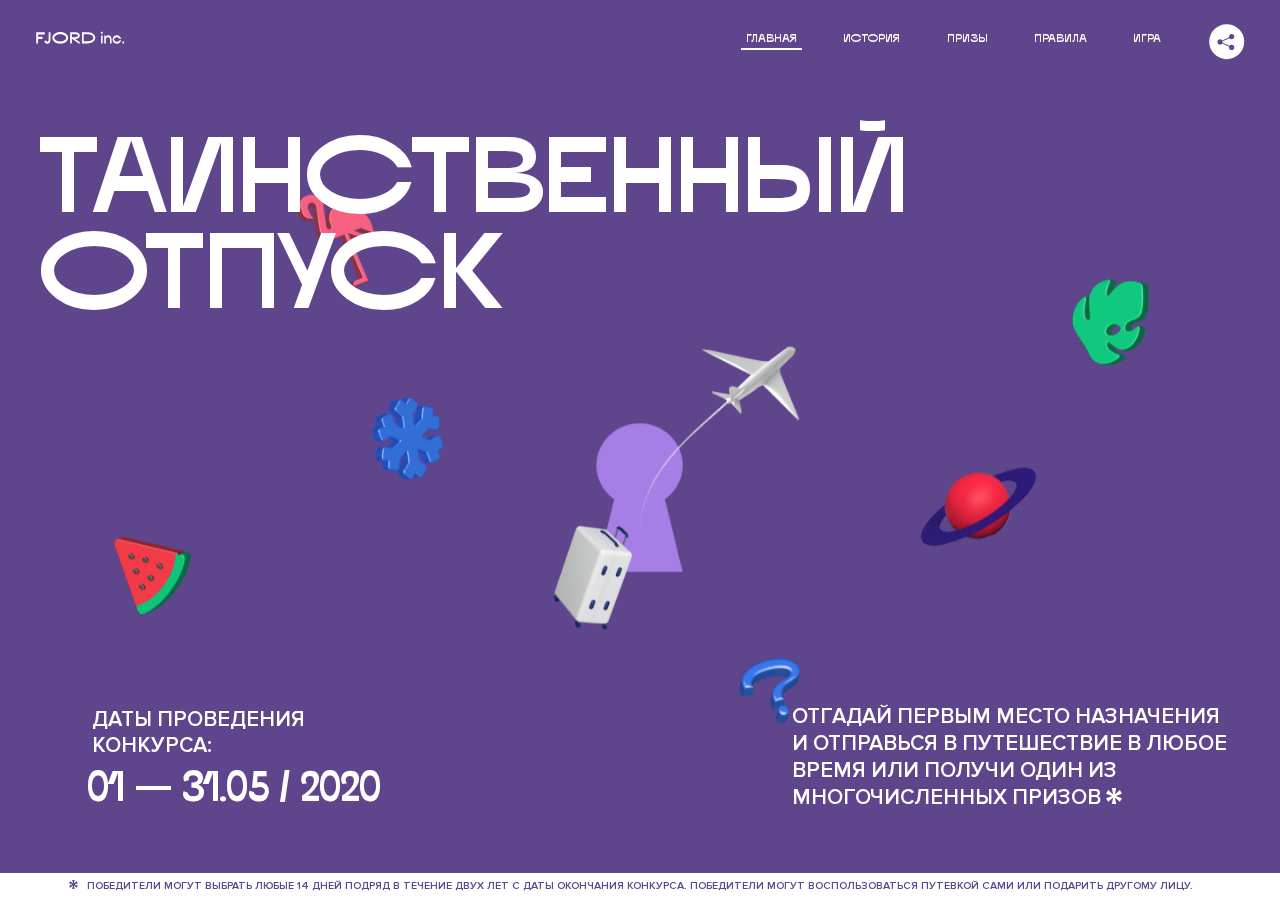
<file: 1/index.html>
<!DOCTYPE html>
<html lang="ru">
<head>
  <meta charset="UTF-8">
  <meta name="description" content="">
  <meta name="viewport" content="width=device-width, initial-scale=1.0">
  <meta http-equiv="X-UA-Compatible" content="ie=edge">
  <title>Mysterious Vacation</title>
<link href="css/style.min.css" rel="stylesheet">  <base href="https://htmlacademy-animation.github.io/1744451-magic-vacation-1/1/">
</head>
<body>

  <header class="page-header js-header">
    <div class="page-header__wrapper">
      <a href="#" class="page-header__logo" aria-label="Перейти на страницу FJORD.Inc">
        <svg width="100" height="15" viewBox="0 0 100 15" fill="none" xmlns="http://www.w3.org/2000/svg">
          <path d="M0.26 1.4V14H2.276V8.906H7.334V6.44H2.276V3.848H9.872V1.4H0.26ZM12.733 14.36C15.127 14.36 16.243 12.65 16.243 9.5V1.4H14.263V8.96C14.263 11.21 13.723 11.876 12.733 11.876C11.833 11.876 11.473 11.3 11.347 10.58L9.36702 10.94C9.63702 13.046 10.663 14.36 12.733 14.36ZM18.3918 7.7C18.3918 11.372 22.3878 14.36 27.3198 14.36C32.2518 14.36 36.2478 11.372 36.2478 7.7C36.2478 4.028 32.2518 1.04 27.3198 1.04C22.3878 1.04 18.3918 4.028 18.3918 7.7ZM20.6058 7.7C20.6058 5.378 23.6118 3.524 27.3198 3.524C30.9918 3.524 33.9798 5.378 33.9798 7.7C33.9798 10.004 30.9918 11.858 27.3198 11.858C23.6118 11.858 20.6058 10.004 20.6058 7.7ZM40.403 14V8.906H40.799L49.079 14.702V12.38L44.039 8.906H44.201C47.999 8.906 49.277 7.304 49.277 5.162C49.277 3.092 47.999 1.4 44.201 1.4H38.387V14H40.403ZM43.535 3.722C45.785 3.722 47.045 4.136 47.045 5.432C47.045 6.764 45.785 7.034 43.535 7.034H40.403V3.722H43.535ZM51.6936 1.382V14H57.8676C62.7456 14 66.7236 11.534 66.7236 7.7C66.7236 3.848 62.7456 1.382 57.8676 1.382H51.6936ZM53.7096 11.624V3.722H57.5436C61.5396 3.722 64.4916 5.018 64.4916 7.7C64.4916 10.238 61.5396 11.624 57.5436 11.624H53.7096ZM73.1832 14.018H74.9832V5H73.1832V14.018ZM72.9132 1.976C72.9132 2.57 73.3992 3.092 74.0832 3.092C74.7492 3.092 75.2352 2.57 75.2352 1.976C75.2352 1.382 74.7672 0.805999 74.0832 0.805999C73.3812 0.805999 72.9132 1.382 72.9132 1.976ZM76.7867 14H78.5687V9.104C78.7487 8.006 79.5947 6.962 81.0887 6.962C82.1147 6.962 83.2667 7.448 83.2667 9.554V14H85.0487V9.014C85.0487 6.152 83.2307 4.73 81.3587 4.73C79.9187 4.73 79.0727 5.558 78.5687 6.854V5H76.7867V14ZM90.9898 14.27C93.5098 14.27 95.3818 12.506 95.7238 10.328H94.0498C93.7258 11.3 92.6998 12.02 90.9898 12.02C88.8478 12.02 87.7678 10.922 87.7678 9.59C87.7678 8.24 88.8478 6.962 90.9898 6.962C92.7538 6.962 93.7978 7.844 94.0858 8.924H95.7418C95.4358 6.71 93.6178 4.73 90.9898 4.73C88.0918 4.73 86.1298 7.124 86.1298 9.59C86.1298 12.074 88.1278 14.27 90.9898 14.27ZM97.0693 12.938C97.0693 13.658 97.5553 14.144 98.2753 14.144C98.9953 14.144 99.4813 13.658 99.4813 12.938C99.4813 12.2 98.9953 11.714 98.2753 11.714C97.5553 11.714 97.0693 12.2 97.0693 12.938Z" fill="currentColor"></path>
        </svg>
      </a>
      <button class="page-header__toggler js-menu-toggler" type="button" aria-label="Управление мобильным меню"><span>Меню</span></button>
      <nav class="page-header__nav">
        <div class="page-header__menu js-menu" id="menu">
          <ul>
            <li>
              <a class="js-menu-link active" href="#top" data-href="top">главная</a>
            </li>
            <li>
              <a class="js-menu-link" href="#story" data-href="story">история</a>
            </li>
            <li>
              <a class="js-menu-link" href="#prizes" data-href="prizes">призы</a>
            </li>
            <li>
              <a class="js-menu-link" href="#rules" data-href="rules">правила</a>
            </li>
            <li>
              <a class="js-menu-link" href="#game" data-href="game">игра</a>
            </li>
          </ul>
        </div>
        <div class="page-header__social">
          <div class="social-block js-social-block">
            <button class="social-block__toggler" aria-label="Управлять блоком с социальными кнопками">
              <svg width="26" height="22" viewBox="0 0 27 22" fill="none" xmlns="http://www.w3.org/2000/svg">
                <path d="M19.6721 7.43664C21.6273 7.43664 23.213 5.85095 23.213 3.89566C23.213 1.94037 21.6273 0.354675 19.6721 0.354675C17.7168 0.354675 16.1311 1.94037 16.1311 3.89566C16.1311 4.19968 16.1728 4.49178 16.2458 4.77345L7.21751 8.95527C6.57519 8.05214 5.52303 7.46049 4.33078 7.46049C2.37549 7.46049 0.789795 9.04618 0.789795 11.0015C0.789795 12.9568 2.37549 14.5425 4.33078 14.5425C5.52303 14.5425 6.57668 13.9508 7.21751 13.0477L16.2458 17.2295C16.1743 17.5112 16.1311 17.8033 16.1311 18.1073C16.1311 20.0626 17.7168 21.6483 19.6721 21.6483C21.6273 21.6483 23.213 20.0626 23.213 18.1073C23.213 16.152 21.6273 14.5663 19.6721 14.5663C18.4798 14.5663 17.4262 15.158 16.7853 16.0611L7.75701 11.8793C7.82854 11.5976 7.87176 11.3055 7.87176 11.0015C7.87176 10.6974 7.83003 10.4053 7.75701 10.1237L16.7853 5.94186C17.4262 6.84499 18.4783 7.43664 19.6721 7.43664Z" fill="currentColor"></path>
              </svg>
            </button>
            <ul class="social-block__list">
              <li>
                <a class="social-block__link social-block__link--fb" href="#" aria-label="Мы на Facebook">
                  <svg width="8" height="17" viewBox="0 0 8 17" fill="none" xmlns="http://www.w3.org/2000/svg">
                    <path d="M4.24646 16.9899H1.09275L1.05793 8.49828H0V5.30707H1.05793V3.81124C1.05793 1.42084 2.57654 0 5.21735 0H7.41758V3.18585H5.30841C4.28262 3.18585 4.2478 3.48582 4.2478 4.24914V5.30707H7.42964L7.16716 8.49828H4.2478V16.9899H4.24646Z" fill="currentColor"></path>
                  </svg>
                </a>
              </li>
              <li>
                <a class="social-block__link social-block__link--insta" href="#" aria-label="Мы в Instagram">
                  <svg width="15" height="15" viewBox="0 0 15 15" fill="none" xmlns="http://www.w3.org/2000/svg">
                    <path d="M11.0197 0H4.19806C2.14246 0 0.471191 1.66993 0.471191 3.72285V10.5499C0.471191 12.6082 2.14112 14.2727 4.19806 14.2727H11.0197C13.0753 14.2727 14.7466 12.6082 14.7466 10.5499V3.72285C14.7466 1.67127 13.0753 0 11.0197 0ZM11.0197 12.4849H4.19806C3.13076 12.4849 2.26432 11.6158 2.26432 10.5512V3.72419C2.26432 2.65956 3.13076 1.79715 4.19806 1.79715H11.0197C12.087 1.79715 12.9535 2.6609 12.9535 3.72419V10.5512C12.9535 11.6145 12.087 12.4849 11.0197 12.4849Z" fill="currentColor"></path>
                    <path d="M7.60887 3.11084C5.38989 3.11084 3.58203 4.9187 3.58203 7.14036C3.58203 9.35532 5.38989 11.1645 7.60887 11.1645C9.83053 11.1645 11.6357 9.35666 11.6357 7.14036C11.6357 4.9187 9.83053 3.11084 7.60887 3.11084ZM7.60887 9.36871C6.37551 9.36871 5.37784 8.37372 5.37784 7.14036C5.37784 5.90699 6.37551 4.90665 7.60887 4.90665C8.83822 4.90665 9.84259 5.90833 9.84259 7.14036C9.84392 8.37238 8.83822 9.36871 7.60887 9.36871Z" fill="currentColor"></path>
                    <path d="M11.3573 2.35962C10.8256 2.35962 10.3931 2.79752 10.3931 3.32381C10.3931 3.85546 10.8256 4.29336 11.3573 4.29336C11.8862 4.29336 12.3215 3.85546 12.3215 3.32381C12.3215 2.79752 11.8862 2.35962 11.3573 2.35962Z" fill="currentColor"></path>
                  </svg>
                </a>
              </li>
              <li>
                <a class="social-block__link social-block__link--vk" href="#" aria-label="Мы ВКонтакте">
                  <svg width="17" height="10" viewBox="0 0 17 10" fill="none" xmlns="http://www.w3.org/2000/svg">
                    <path d="M14.1234 4.9002C14.1234 4.9002 16.3623 1.72708 16.5866 0.680242C16.6595 0.312285 16.4947 0.103188 16.1069 0.103188C16.1069 0.103188 14.8193 0.103188 14.168 0.103188C13.7235 0.103188 13.5587 0.293278 13.4235 0.579768C13.4235 0.579768 12.3724 2.82553 11.0969 4.24712C10.6861 4.70333 10.4781 4.84318 10.2511 4.84318C10.0646 4.84318 9.98625 4.6911 9.98625 4.27834V0.649016C9.98625 0.147997 9.92545 0.00135496 9.5066 0.00135496H6.39628C6.15578 0.00135496 6.0085 0.134417 6.0085 0.324506C6.0085 0.801084 6.73406 0.908351 6.73406 2.20231V4.87305C6.73406 5.40529 6.70569 5.61575 6.45303 5.61575C5.78016 5.61575 4.19528 3.30618 3.30623 0.678887C3.12923 0.145282 2.93737 0 2.43475 0H0.486409C0.205373 0 0 0.190085 0 0.476576C0 0.991172 0.60666 3.40801 2.99277 6.64358C4.59927 8.8201 6.70569 10 8.60269 10C9.76196 10 10.0416 9.80312 10.0416 9.31432V7.63883C10.0416 7.22607 10.2065 7.04956 10.4429 7.04956C10.7078 7.04956 11.1847 7.13238 12.2805 8.22268C13.5843 9.47862 13.6762 10 14.3896 10H16.5676C16.7919 10 17 9.89273 17 9.52342C17 9.02919 16.3623 8.15343 15.384 7.10659C14.9801 6.56755 14.3302 5.98914 14.1248 5.72301C13.8275 5.40801 13.9154 5.23014 14.1234 4.9002Z" fill="currentColor"></path>
                  </svg>
                </a>
              </li>
            </ul>
          </div>
        </div>
      </nav>
    </div>
  </header>

  <main class="page-content">

    <section class="animation-screen"></section>

    <section class="screen screen--hidden screen--intro js-scrollspy" id="top">
      <div class="screen__wrapper">
        <div class="intro">
          <h1 class="intro__title">Таинственный отпуск</h1>
          <div class="intro__content">
            <div class="intro__info">
              <p class="intro__label">Даты проведения конкурса:</p>
              <p class="intro__date">01 — 31.05 / 2020</p>
            </div>
            <div class="intro__message">
              <p>
                Отгадай первым место назначения и&nbsp;отправься в&nbsp;путешествие в&nbsp;любое время или получи один из многочисленных призов
                <svg width="16" height="16" viewBox="0 0 10 10" fill="none" xmlns="http://www.w3.org/2000/svg">
                  <path d="M0 6.35337L3.90271 4.99012L0 3.64663L1.34615 1.32374L4.44287 4.01073L3.67364 0H6.34615L5.57692 4.01073L8.65385 1.32374L10 3.64663L6.13405 4.99012L10 6.35337L8.65385 8.65651L5.57692 5.98927L6.34615 10H3.67364L4.44287 5.96952L1.34615 8.65651L0 6.35337Z" fill="currentColor"></path>
                </svg>
              </p>
            </div>
          </div>
        </div>
      </div>
      <div class="screen__footer js-footer">
        <button class="screen__footer-enlarge js-footer-toggler" type="button" aria-label="Показать сообщение">
          <svg width="10" height="10" viewBox="0 0 10 10" fill="none" xmlns="http://www.w3.org/2000/svg">
            <path d="M0 6.35337L3.90271 4.99012L0 3.64663L1.34615 1.32374L4.44287 4.01073L3.67364 0H6.34615L5.57692 4.01073L8.65385 1.32374L10 3.64663L6.13405 4.99012L10 6.35337L8.65385 8.65651L5.57692 5.98927L6.34615 10H3.67364L4.44287 5.96952L1.34615 8.65651L0 6.35337Z" fill="currentColor"></path>
          </svg>
        </button>
        <button class="screen__footer-collapse js-footer-toggler" type="button" aria-label="Скрыть сообщение">
          <svg width="13" height="13" viewBox="0 0 13 13" fill="none" xmlns="http://www.w3.org/2000/svg">
            <line x1="12.3536" y1="0.353553" x2="0.738349" y2="11.9688" stroke="currentColor"></line>
            <line x1="0.738319" y1="0.539925" x2="12.3535" y2="12.1551" stroke="currentColor"></line>
          </svg>
        </button>
        <div class="screen__footer-wrapper">
          <div class="screen__footer-announce">
            <p class="screen__footer-label">Даты проведения конкурса:</p>
            <p class="screen__footer-date">01 — 31.05 / 2020</p>
          </div>
          <div class="screen__footer-note">
            <p>
              <svg width="10" height="10" viewBox="0 0 10 10" fill="none" xmlns="http://www.w3.org/2000/svg">
                <path d="M0 6.35337L3.90271 4.99012L0 3.64663L1.34615 1.32374L4.44287 4.01073L3.67364 0H6.34615L5.57692 4.01073L8.65385 1.32374L10 3.64663L6.13405 4.99012L10 6.35337L8.65385 8.65651L5.57692 5.98927L6.34615 10H3.67364L4.44287 5.96952L1.34615 8.65651L0 6.35337Z" fill="currentColor"></path>
              </svg>
              <span>Победители могут выбрать любые 14 дней подряд в&nbsp;течение двух лет с&nbsp;даты окончания конкурса. Победители могут воспользоваться путевкой сами или подарить другому лицу.</span>
            </p>
          </div>
        </div>
      </div>
    </section>

    <section class="screen screen--hidden screen--story js-scrollspy" id="story">

      <div class="slider swiper-container js-slider">

        <div class="swiper-wrapper">

          <div class="slider__item swiper-slide">
            <h2 class="slider__item-title">История</h2>
            <p class="slider__item-text">Джеймс Таргет был основателем компании &laquo;Fjord Inc.&raquo;. С&nbsp;1965 года &laquo;Fjord Inc.&raquo; прославилась надёжными и&nbsp;удобными чемоданами и&nbsp;аксессуарами для туристов.</p>
          </div>

          <div class="slider__item swiper-slide">
            <p class="slider__item-text">Когда Джеймсу было 7&nbsp;лет, в&nbsp;их&nbsp;доме гостил дядюшка и&nbsp;развлекал детей рассказами о&nbsp;своей поездке в&nbsp;место, показавшееся малышу Таргету невероятным. Тогда Джеймс решил, что однажды посетит его, но&nbsp;не&nbsp;будет рассказывать о&nbsp;мечте, пока не&nbsp;осуществит.</p>
          </div>

          <div class="slider__item swiper-slide">
            <p class="slider__item-text">Джеймс Таргет стал увлеченным путешественником. Он&nbsp;посетил 5&nbsp;континентов, 126&nbsp;стран.</p>
          </div>

          <div class="slider__item swiper-slide">
            <p class="slider__item-text">Он&nbsp;сплавлялся по&nbsp;Амазонке и&nbsp;погружался в&nbsp;пещеры Франции, медитировал в&nbsp;горах Тибета и&nbsp;пожимал руку вождя племени Акугауа.</p>
          </div>

          <div class="slider__item swiper-slide">
            <p class="slider__item-text">Из&nbsp;своих поездок Джеймс Таргет привозил идеи, как сделать свои чемоданы &laquo;Fjord Inc.&raquo; удобными и&nbsp;приспособленными к&nbsp;разным дорожным условиям.</p>
          </div>

          <div class="slider__item swiper-slide">
            <p class="slider__item-text">Всё это время Джеймс не&nbsp;оставлял идею поездки своей мечты. Однако, как только он&nbsp;брался за&nbsp;планирование, возникали препятствия, не&nbsp;позволяющие отправиться туда.</p>
          </div>

          <div class="slider__item swiper-slide">
            <p class="slider__item-text">В&nbsp;возрасте 67&nbsp;лет Джеймс Таргет попал под лавину и&nbsp;погиб. В&nbsp;своём завещании он&nbsp;поручил отправить в&nbsp;заветное путешествие трёх смельчаков, единых с&nbsp;ним духом.</p>
          </div>

          <div class="slider__item swiper-slide">
            <p class="slider__item-text">Тех, кто сможет узнать таинственное место, задавая вопросы специально обученному ИИ&nbsp;&laquo;Соне&raquo;, ждет фантастическое путешествие.</p>
          </div>
        </div>
        <div class="slider__controls">
          <button class="slider__control slider__control--prev js-control-prev" type="button" aria-label="Показать предыдущую историю">
            <svg width="12" height="22" viewBox="0 0 12 22" fill="none" xmlns="http://www.w3.org/2000/svg">
              <path d="M11 1L1 11L11 21" stroke="currentColor" stroke-width="2" stroke-linejoin="round"></path>
            </svg>
          </button>
          <button class="slider__control slider__control--next js-control-next" type="button" aria-label="Показать следующую историю">
            <svg width="12" height="22" viewBox="0 0 12 22" fill="none" xmlns="http://www.w3.org/2000/svg">
              <path d="M1 1L11 11L1 21" stroke="currentColor" stroke-width="2" stroke-linejoin="round"></path>
            </svg>
          </button>
        </div>
        <div class="slider__pagination swiper-pagination"></div>
      </div>
    </section>

    <section class="screen screen--hidden screen--prizes js-scrollspy" id="prizes">
      <div class="screen__wrapper">
        <div class="prizes">
          <h2 class="prizes__title">ПРизы</h2>
          <div class="prizes__lead">
            <p>Найди ответ и&nbsp;получи один из&nbsp;призов:</p>
          </div>
          <ul class="prizes__list">
            <li class="prizes__item prizes__item--journeys">
              <div class="prizes__icon">
                <picture>
                  <source srcset="img/prize1-mob.svg" media="(orientation: portrait)">
                  <img src="img/prize1.svg" alt="">
                </picture>
              </div>
              <p class="prizes__desc">
                <b>3</b>
                <span>загадочных путешествия</span>
              </p>
            </li>
            <li class="prizes__item prizes__item--cases">
              <div class="prizes__icon">
                <picture>
                  <source srcset="img/prize2-mob.svg" media="(orientation: portrait)">
                  <img src="img/prize2.svg" alt="">
                </picture>
              </div>
              <p class="prizes__desc">
                <b>7</b>
                <span>надежных чемоданов</span>
              </p>
            </li>
            <li class="prizes__item prizes__item--codes">
              <div class="prizes__icon">
                <picture>
                  <source srcset="img/prize3-mob.svg" media="(orientation: portrait)">
                  <img src="img/prize3.svg" alt="">
                </picture>
              </div>
              <p class="prizes__desc">
                <b>900</b>
                <span>
                  промокодов на&nbsp;скидку 15%
                  <svg width="10" height="10" viewBox="0 0 10 10" fill="none" xmlns="http://www.w3.org/2000/svg">
                    <path d="M0 6.35337L3.90271 4.99012L0 3.64663L1.34615 1.32374L4.44287 4.01073L3.67364 0H6.34615L5.57692 4.01073L8.65385 1.32374L10 3.64663L6.13405 4.99012L10 6.35337L8.65385 8.65651L5.57692 5.98927L6.34615 10H3.67364L4.44287 5.96952L1.34615 8.65651L0 6.35337Z" fill="currentColor"></path>
                  </svg>
                </span>
              </p>
            </li>
          </ul>
        </div>
      </div>
      <div class="screen__footer js-footer">
        <button class="screen__footer-enlarge js-footer-toggler" type="button" aria-label="Показать сообщение">
          <svg width="10" height="10" viewBox="0 0 10 10" fill="none" xmlns="http://www.w3.org/2000/svg">
            <path d="M0 6.35337L3.90271 4.99012L0 3.64663L1.34615 1.32374L4.44287 4.01073L3.67364 0H6.34615L5.57692 4.01073L8.65385 1.32374L10 3.64663L6.13405 4.99012L10 6.35337L8.65385 8.65651L5.57692 5.98927L6.34615 10H3.67364L4.44287 5.96952L1.34615 8.65651L0 6.35337Z" fill="currentColor"></path>
          </svg>
        </button>
        <button class="screen__footer-collapse js-footer-toggler" type="button" aria-label="Скрыть сообщение">
          <svg width="13" height="13" viewBox="0 0 13 13" fill="none" xmlns="http://www.w3.org/2000/svg">
            <line x1="12.3536" y1="0.353553" x2="0.738349" y2="11.9688" stroke="currentColor"></line>
            <line x1="0.738319" y1="0.539925" x2="12.3535" y2="12.1551" stroke="currentColor"></line>
          </svg>
        </button>
        <div class="screen__footer-wrapper">
          <div class="screen__footer-announce">
            <p class="screen__footer-label">Даты проведения конкурса:</p>
            <p class="screen__footer-date">01 — 31.05 / 2020</p>
          </div>
          <div class="screen__footer-note">
            <p>
              <svg width="10" height="10" viewBox="0 0 10 10" fill="none" xmlns="http://www.w3.org/2000/svg">
                <path d="M0 6.35337L3.90271 4.99012L0 3.64663L1.34615 1.32374L4.44287 4.01073L3.67364 0H6.34615L5.57692 4.01073L8.65385 1.32374L10 3.64663L6.13405 4.99012L10 6.35337L8.65385 8.65651L5.57692 5.98927L6.34615 10H3.67364L4.44287 5.96952L1.34615 8.65651L0 6.35337Z" fill="currentColor"></path>
              </svg>
              <span>Скидка&nbsp;15% на&nbsp;единоразовое приобретение путёвки с&nbsp;1&nbsp;июня 2020 по&nbsp;31&nbsp;мая 2022&nbsp;года. Суммируется с&nbsp;другими акциями</span>
            </p>
          </div>
        </div>
      </div>
    </section>

    <section class="screen screen--hidden screen--rules js-scrollspy" id="rules">
      <div class="screen__wrapper">
        <div class="rules">
          <h2 class="rules__title">Правила</h2>
          <div class="rules__lead">
            <p>Для того чтобы получить наследство Джеймса Таргета, тебе нужно выведать у&nbsp;&laquo;Сони&raquo;, куда предстоит отправиться тебе в&nbsp;случае победы</p>
          </div>
          <ol class="rules__list">
            <li class="rules__item">
              <p>Тебе отводится <br>5&nbsp;минут</p>
            </li>
            <li class="rules__item">
              <p>Задавай любые вопросы в&nbsp;текстовом поле</p>
            </li>
            <li class="rules__item">
              <p>Нажимай кнопку &laquo;Узнать&raquo;, чтобы получить ответ</p>
            </li>
            <li class="rules__item">
              <p>&laquo;Соня&raquo; может отвечать только&nbsp;Да или Нет</p>
            </li>
          </ol>
          <a href="#game" class="rules__link btn">Погнали!</a>
        </div>
      </div>
      <div class="screen__disclaimer">
        <div class="disclaimer">
          <ul>
            <li>
              <a href="#">Правовая информация</a>
            </li>
            <li>
              <a href="#">Подробные правила</a>
            </li>
          </ul>
        </div>
      </div>
    </section>

    <section class="screen screen--hidden screen--game js-scrollspy" id="game">
      <div class="screen__wrapper">
        <div class="game">
          <div class="game__header">
            <h2 class="game__title">Игра</h2>
            <div class="game__counter">
              <span>05</span>:<span>00</span>
            </div>
          </div>
          <div class="game__body">
            <div class="chat">
              <div class="chat__body js-chat">
                <ul class="chat__list" id="messages"></ul>
              </div>
              <div class="chat__footer">
                <form action="#" method="post" class="form" id="message-form">
                  <label for="message-field" class="visually-hidden">Поле для ввода вопроса</label>
                  <input type="text" class="form__field" id="message-field">
                  <button class="form__button btn">
                    Узнать
                    <svg width="18" height="19" viewBox="0 0 18 19" fill="none" xmlns="http://www.w3.org/2000/svg">
                      <path stroke="currentColor" stroke-width="2" d="M9 19V1"></path>
                      <path d="M1 9l8-8 8 8" stroke="currentColor" stroke-width="2" stroke-linejoin="round"></path>
                    </svg>
                  </button>
                </form>
              </div>
            </div>
          </div>
          <!-- временные кнопки для показа результата -->
          <div class="game__buttons">
            <button class="game__button btn js-show-result" type="button" data-target="result">Положительный результат</button>
            <button class="game__button btn js-show-result" type="button" data-target="result2">Положительный результат - 2</button>
            <button class="game__button btn js-show-result" type="button" data-target="result3">Отрицательный результат</button>
          </div>
        </div>
      </div>
    </section>

    <section class="screen screen--hidden screen--result" id="result">
      <div class="screen__wrapper">
        <div class="result result--trip">
          <div class="result__image">
            <picture>
              <source srcset="img/result1-mob.png 1x, img/result1-mob@2x.png 2x" media="(max-width: 768px) and (orientation: portrait)">
              <img src="img/result1.png" srcset="img/result1@2x.png 2x" alt="">
            </picture>
          </div>
          <h2 class="result__title">
            <span class="visually-hidden">ПОбеда!</span>
            <svg xmlns="http://www.w3.org/2000/svg" viewBox="0 0 568.85 109.24">
              <path d="M16,24.44V92H2.6V8H75V92H61.52V24.44H16Z" transform="translate(-2.1 -1.5)" fill="none" stroke="currentColor"></path>
              <path d="M148.76,5.6c32.88,0,59.52,19.92,59.52,44.4s-26.64,44.4-59.52,44.4S89.24,74.48,89.24,50,115.88,5.6,148.76,5.6Zm0,72.12c24.48,0,44.4-12.36,44.4-27.72s-19.92-27.84-44.4-27.84C124,22.16,104,34.52,104,50S124,77.72,148.76,77.72Z" transform="translate(-2.1 -1.5)" fill="none" stroke="currentColor"></path>
              <path d="M287.36,8V24.44H236v14.4h25.32c25.44,0,34,11.16,34,26.52,0,15.6-8.52,26.64-34,26.64H222.56V8h64.8ZM256.88,76.52c15.12,0,23.52-2,23.52-11.52S272,54.44,256.88,54.44H236V76.52h20.88Z" transform="translate(-2.1 -1.5)" fill="none" stroke="currentColor"></path>
              <path d="M371.47,8V24.44H320.84V41.6h33.6V58h-33.6V75.56h50.64V92H307.4V8h64.08Z" transform="translate(-2.1 -1.5)" fill="none" stroke="currentColor"></path>
              <path d="M382.39,110.24V75.56h7.44c4.56-4.68,7.8-18.36,8.76-56L399,8h48.6V75.56h10v34.68H442.87V92H397v18.24H382.39Zm51.72-34.68V24.44H411.55v3.12c-0.48,22.44-3.24,37.68-7.2,48h29.76Z" transform="translate(-2.1 -1.5)" fill="none" stroke="currentColor"></path>
              <path d="M463.75,92l28-84h27.12l28.08,84H533.47l-7.8-23.52h-37.8L480.07,92H463.75Zm56.64-40L507,11.84,493.51,52h26.88Z" transform="translate(-2.1 -1.5)" fill="none" stroke="currentColor"></path>
              <path d="M554.12,70.4L555.55,2H569l1.44,68.4H554.12Zm8.28,6.36c4.8,0,8,3.24,8,8.16a8,8,0,1,1-16.08,0C554.35,80,557.59,76.76,562.39,76.76Z" transform="translate(-2.1 -1.5)" fill="none" stroke="currentColor"></path>
            </svg>
          </h2>
          <div class="result__text">
            <p>ты&nbsp;отправляешься в&nbsp;Арктику!</p>
          </div>
          <div class="result__form">
            <form action="#" method="post" class="form form--result">
              <label for="email-field" class="form__label">зарегистрируй результат</label>
              <input type="email" class="form__field" id="email-field" placeholder="e-mail для регистации результата и получения приза" required="">
              <button class="form__button btn">
                отправить
                <svg width="18" height="19" viewBox="0 0 18 19" fill="none" xmlns="http://www.w3.org/2000/svg">
                  <path stroke="currentColor" stroke-width="2" d="M9 19V1"></path>
                  <path d="M1 9l8-8 8 8" stroke="currentColor" stroke-width="2" stroke-linejoin="round"></path>
                </svg>
              </button>
            </form>
          </div>
        </div>
      </div>
    </section>

    <section class="screen screen--hidden screen--result" id="result2">
      <div class="screen__wrapper">
        <div class="result result--prize">
          <div class="result__image">
            <picture>
              <source srcset="img/result2-mob.png 1x, img/result2-mob@2x.png 2x" media="(max-width: 768px) and (orientation: portrait)">
              <img src="img/result2.png" srcset="img/result2@2x.png 2x" alt="">
            </picture>
          </div>
          <h2 class="result__title">
            <span class="visually-hidden">ПОбеда!</span>
            <svg xmlns="http://www.w3.org/2000/svg" viewBox="0 0 568.85 109.24">
              <path d="M16,24.44V92H2.6V8H75V92H61.52V24.44H16Z" transform="translate(-2.1 -1.5)" fill="none" stroke="currentColor"></path>
              <path d="M148.76,5.6c32.88,0,59.52,19.92,59.52,44.4s-26.64,44.4-59.52,44.4S89.24,74.48,89.24,50,115.88,5.6,148.76,5.6Zm0,72.12c24.48,0,44.4-12.36,44.4-27.72s-19.92-27.84-44.4-27.84C124,22.16,104,34.52,104,50S124,77.72,148.76,77.72Z" transform="translate(-2.1 -1.5)" fill="none" stroke="currentColor"></path>
              <path d="M287.36,8V24.44H236v14.4h25.32c25.44,0,34,11.16,34,26.52,0,15.6-8.52,26.64-34,26.64H222.56V8h64.8ZM256.88,76.52c15.12,0,23.52-2,23.52-11.52S272,54.44,256.88,54.44H236V76.52h20.88Z" transform="translate(-2.1 -1.5)" fill="none" stroke="currentColor"></path>
              <path d="M371.47,8V24.44H320.84V41.6h33.6V58h-33.6V75.56h50.64V92H307.4V8h64.08Z" transform="translate(-2.1 -1.5)" fill="none" stroke="currentColor"></path>
              <path d="M382.39,110.24V75.56h7.44c4.56-4.68,7.8-18.36,8.76-56L399,8h48.6V75.56h10v34.68H442.87V92H397v18.24H382.39Zm51.72-34.68V24.44H411.55v3.12c-0.48,22.44-3.24,37.68-7.2,48h29.76Z" transform="translate(-2.1 -1.5)" fill="none" stroke="currentColor"></path>
              <path d="M463.75,92l28-84h27.12l28.08,84H533.47l-7.8-23.52h-37.8L480.07,92H463.75Zm56.64-40L507,11.84,493.51,52h26.88Z" transform="translate(-2.1 -1.5)" fill="none" stroke="currentColor"></path>
              <path d="M554.12,70.4L555.55,2H569l1.44,68.4H554.12Zm8.28,6.36c4.8,0,8,3.24,8,8.16a8,8,0,1,1-16.08,0C554.35,80,557.59,76.76,562.39,76.76Z" transform="translate(-2.1 -1.5)" fill="none" stroke="currentColor"></path>
            </svg>
          </h2>
          <div class="result__text">
            <p>чемодан &laquo;Fjord&nbsp;Inc.&raquo;&nbsp;твой</p>
          </div>
          <div class="result__form">
            <form action="#" method="post" class="form form--result">
              <label for="email-field2" class="form__label">зарегистрируй результат</label>
              <input type="email" class="form__field" id="email-field2" placeholder="e-mail для регистации результата и получения приза" required="">
              <button class="form__button btn">
                отправить
                <svg width="18" height="19" viewBox="0 0 18 19" fill="none" xmlns="http://www.w3.org/2000/svg">
                  <path stroke="currentColor" stroke-width="2" d="M9 19V1"></path>
                  <path d="M1 9l8-8 8 8" stroke="currentColor" stroke-width="2" stroke-linejoin="round"></path>
                </svg>
              </button>
            </form>
          </div>
        </div>
      </div>
    </section>

    <section class="screen screen--hidden screen--result" id="result3">
      <div class="screen__wrapper">
        <div class="result result--negative">
          <div class="result__image">
            <picture>
              <source srcset="img/result3-mob.png 1x, img/result3-mob@2x.png 2x" media="(max-width: 768px) and (orientation: portrait)">
              <img src="img/result3.png" srcset="img/result3@2x.png 2x" alt="">
            </picture>
          </div>
          <h2 class="result__title">
            <span class="visually-hidden">Не угадал!</span>
            <svg xmlns="http://www.w3.org/2000/svg" viewBox="0 0 660.77 109.24">
              <path d="M2.66,92V8H16.1V42.2H53.3V8H66.74V92H53.3V58.64H16.1V92H2.66Z" transform="translate(-2.16 -1.5)" fill="none" stroke="currentColor"></path>
              <path d="M147.62,8V24.44H97V41.6h33.6V58H97V75.56h50.64V92H83.54V8h64.08Z" transform="translate(-2.16 -1.5)" fill="none" stroke="currentColor"></path>
              <path d="M199.22,8l20.52,42.36L235.34,8h16.44l-31,84H204.38l9.48-25.92L185.78,8h13.44Z" transform="translate(-2.16 -1.5)" fill="none" stroke="currentColor"></path>
              <path d="M273.74,24.44V92H260.3V8h50.16V24.44H273.74Z" transform="translate(-2.16 -1.5)" fill="none" stroke="currentColor"></path>
              <path d="M307.1,92l28-84h27.12l28.08,84H376.82L369,68.48h-37.8L323.42,92H307.1Zm56.64-40L350.3,11.84,336.86,52h26.88Z" transform="translate(-2.16 -1.5)" fill="none" stroke="currentColor"></path>
              <path d="M396.38,110.24V75.56h7.44c4.56-4.68,7.8-18.36,8.76-56L412.94,8h48.6V75.56h10v34.68H456.86V92H411v18.24H396.38ZM448.1,75.56V24.44H425.54v3.12c-0.48,22.44-3.24,37.68-7.2,48H448.1Z" transform="translate(-2.16 -1.5)" fill="none" stroke="currentColor"></path>
              <path d="M477.74,92l28-84h27.12L560.9,92H547.46l-7.8-23.52h-37.8L494.06,92H477.74Zm56.64-40-13.44-40.2L507.5,52h26.88Z" transform="translate(-2.16 -1.5)" fill="none" stroke="currentColor"></path>
              <path d="M568.7,76.88a13.77,13.77,0,0,0,5,1c6.6,0,10.44-6.24,12-58.32L586.22,8h46.2V92H619V24.44H598.82l-0.12,3.12C597.14,81,589,94.4,573.74,94.4a28.55,28.55,0,0,1-6.72-.84Z" transform="translate(-2.16 -1.5)" fill="none" stroke="currentColor"></path>
              <path d="M646.1,70.4L647.54,2H661l1.44,68.4H646.1Zm8.28,6.36c4.8,0,8,3.24,8,8.16a8,8,0,0,1-16.08,0C646.34,80,649.58,76.76,654.38,76.76Z" transform="translate(-2.16 -1.5)" fill="none" stroke="currentColor"></path>
            </svg>
          </h2>
          <button class="result__button js-play" type="button">
            не сдавайся!
            <span>
              <svg width="27" height="22" viewBox="0 0 27 22" fill="none" xmlns="http://www.w3.org/2000/svg">
                <path d="M10.6899 1.47998C5.42992 1.47998 1.16992 5.73998 1.16992 11C1.16992 16.26 5.42992 20.52 10.6899 20.52C15.9499 20.52 20.2099 16.26 20.2099 11V7.13998" stroke="currentColor" stroke-width="2" stroke-miterlimit="10"></path>
                <path d="M15.1099 12.5099L20.1499 7.13989L25.3099 12.6299" stroke="currentColor" stroke-width="2" stroke-miterlimit="10" stroke-linejoin="round"></path>
              </svg>
            </span>
          </button>
        </div>
      </div>
    </section>

  </main>

<script src="js/script.js"></script></body>
</html>
</file>
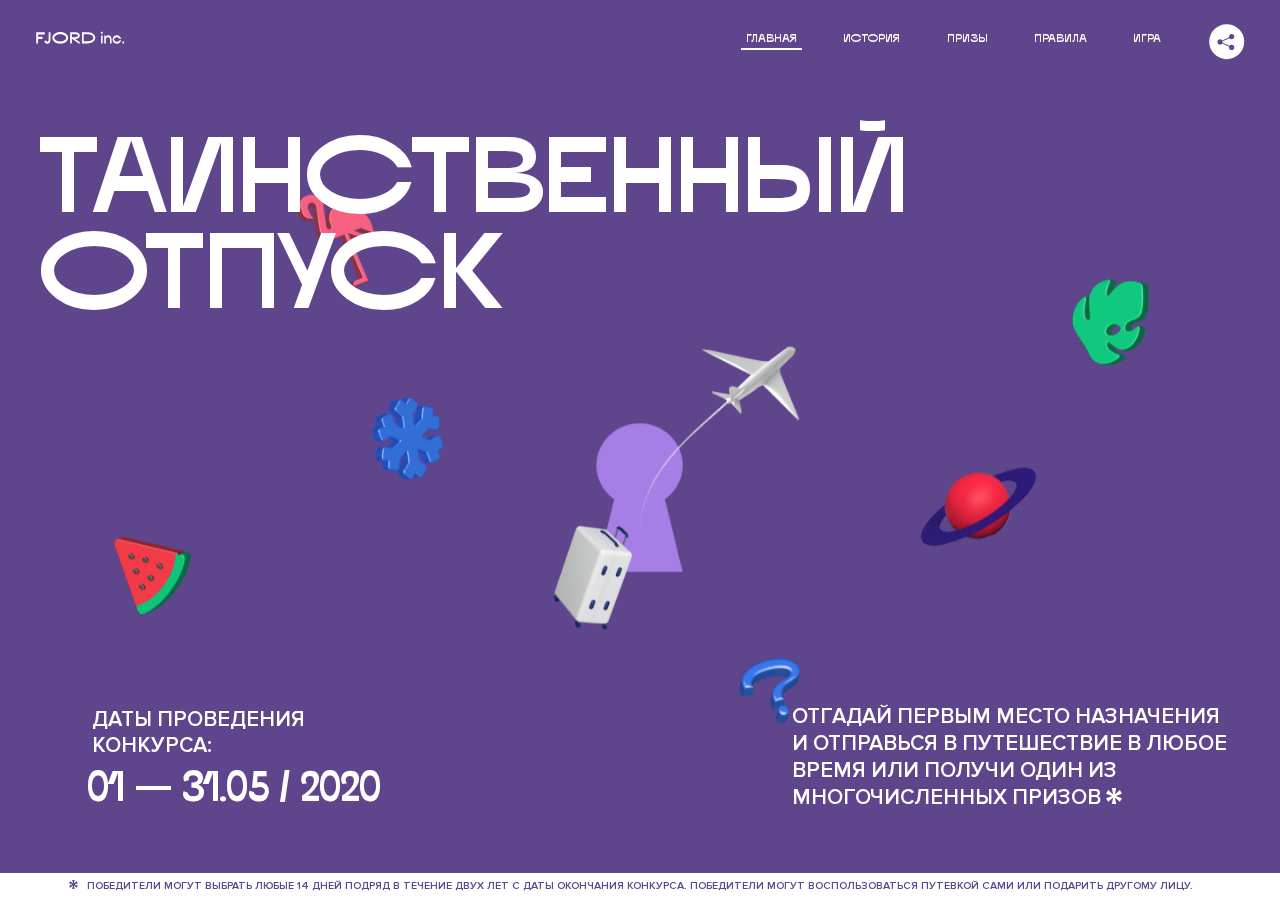
<file: 2/index.html>
<!DOCTYPE html>
<html lang="ru">
<head>
  <meta charset="UTF-8">
  <meta name="description" content="">
  <meta name="viewport" content="width=device-width, initial-scale=1.0">
  <meta http-equiv="X-UA-Compatible" content="ie=edge">
  <title>Mysterious Vacation</title>
<link href="css/style.min.css" rel="stylesheet">  <base href="https://htmlacademy-animation.github.io/1744451-magic-vacation-1/2/">
</head>
<body>

  <header class="page-header js-header">
    <div class="page-header__wrapper">
      <a href="#" class="page-header__logo" aria-label="Перейти на страницу FJORD.Inc">
        <svg width="100" height="15" viewBox="0 0 100 15" fill="none" xmlns="http://www.w3.org/2000/svg">
          <path d="M0.26 1.4V14H2.276V8.906H7.334V6.44H2.276V3.848H9.872V1.4H0.26ZM12.733 14.36C15.127 14.36 16.243 12.65 16.243 9.5V1.4H14.263V8.96C14.263 11.21 13.723 11.876 12.733 11.876C11.833 11.876 11.473 11.3 11.347 10.58L9.36702 10.94C9.63702 13.046 10.663 14.36 12.733 14.36ZM18.3918 7.7C18.3918 11.372 22.3878 14.36 27.3198 14.36C32.2518 14.36 36.2478 11.372 36.2478 7.7C36.2478 4.028 32.2518 1.04 27.3198 1.04C22.3878 1.04 18.3918 4.028 18.3918 7.7ZM20.6058 7.7C20.6058 5.378 23.6118 3.524 27.3198 3.524C30.9918 3.524 33.9798 5.378 33.9798 7.7C33.9798 10.004 30.9918 11.858 27.3198 11.858C23.6118 11.858 20.6058 10.004 20.6058 7.7ZM40.403 14V8.906H40.799L49.079 14.702V12.38L44.039 8.906H44.201C47.999 8.906 49.277 7.304 49.277 5.162C49.277 3.092 47.999 1.4 44.201 1.4H38.387V14H40.403ZM43.535 3.722C45.785 3.722 47.045 4.136 47.045 5.432C47.045 6.764 45.785 7.034 43.535 7.034H40.403V3.722H43.535ZM51.6936 1.382V14H57.8676C62.7456 14 66.7236 11.534 66.7236 7.7C66.7236 3.848 62.7456 1.382 57.8676 1.382H51.6936ZM53.7096 11.624V3.722H57.5436C61.5396 3.722 64.4916 5.018 64.4916 7.7C64.4916 10.238 61.5396 11.624 57.5436 11.624H53.7096ZM73.1832 14.018H74.9832V5H73.1832V14.018ZM72.9132 1.976C72.9132 2.57 73.3992 3.092 74.0832 3.092C74.7492 3.092 75.2352 2.57 75.2352 1.976C75.2352 1.382 74.7672 0.805999 74.0832 0.805999C73.3812 0.805999 72.9132 1.382 72.9132 1.976ZM76.7867 14H78.5687V9.104C78.7487 8.006 79.5947 6.962 81.0887 6.962C82.1147 6.962 83.2667 7.448 83.2667 9.554V14H85.0487V9.014C85.0487 6.152 83.2307 4.73 81.3587 4.73C79.9187 4.73 79.0727 5.558 78.5687 6.854V5H76.7867V14ZM90.9898 14.27C93.5098 14.27 95.3818 12.506 95.7238 10.328H94.0498C93.7258 11.3 92.6998 12.02 90.9898 12.02C88.8478 12.02 87.7678 10.922 87.7678 9.59C87.7678 8.24 88.8478 6.962 90.9898 6.962C92.7538 6.962 93.7978 7.844 94.0858 8.924H95.7418C95.4358 6.71 93.6178 4.73 90.9898 4.73C88.0918 4.73 86.1298 7.124 86.1298 9.59C86.1298 12.074 88.1278 14.27 90.9898 14.27ZM97.0693 12.938C97.0693 13.658 97.5553 14.144 98.2753 14.144C98.9953 14.144 99.4813 13.658 99.4813 12.938C99.4813 12.2 98.9953 11.714 98.2753 11.714C97.5553 11.714 97.0693 12.2 97.0693 12.938Z" fill="currentColor"></path>
        </svg>
      </a>
      <button class="page-header__toggler js-menu-toggler" type="button" aria-label="Управление мобильным меню"><span>Меню</span></button>
      <nav class="page-header__nav">
        <div class="page-header__menu js-menu" id="menu">
          <ul>
            <li>
              <a class="js-menu-link active" href="#top" data-href="top">главная</a>
            </li>
            <li>
              <a class="js-menu-link" href="#story" data-href="story">история</a>
            </li>
            <li>
              <a class="js-menu-link" href="#prizes" data-href="prizes">призы</a>
            </li>
            <li>
              <a class="js-menu-link" href="#rules" data-href="rules">правила</a>
            </li>
            <li>
              <a class="js-menu-link" href="#game" data-href="game">игра</a>
            </li>
          </ul>
        </div>
        <div class="page-header__social">
          <div class="social-block js-social-block">
            <button class="social-block__toggler" aria-label="Управлять блоком с социальными кнопками">
              <svg width="26" height="22" viewBox="0 0 27 22" fill="none" xmlns="http://www.w3.org/2000/svg">
                <path d="M19.6721 7.43664C21.6273 7.43664 23.213 5.85095 23.213 3.89566C23.213 1.94037 21.6273 0.354675 19.6721 0.354675C17.7168 0.354675 16.1311 1.94037 16.1311 3.89566C16.1311 4.19968 16.1728 4.49178 16.2458 4.77345L7.21751 8.95527C6.57519 8.05214 5.52303 7.46049 4.33078 7.46049C2.37549 7.46049 0.789795 9.04618 0.789795 11.0015C0.789795 12.9568 2.37549 14.5425 4.33078 14.5425C5.52303 14.5425 6.57668 13.9508 7.21751 13.0477L16.2458 17.2295C16.1743 17.5112 16.1311 17.8033 16.1311 18.1073C16.1311 20.0626 17.7168 21.6483 19.6721 21.6483C21.6273 21.6483 23.213 20.0626 23.213 18.1073C23.213 16.152 21.6273 14.5663 19.6721 14.5663C18.4798 14.5663 17.4262 15.158 16.7853 16.0611L7.75701 11.8793C7.82854 11.5976 7.87176 11.3055 7.87176 11.0015C7.87176 10.6974 7.83003 10.4053 7.75701 10.1237L16.7853 5.94186C17.4262 6.84499 18.4783 7.43664 19.6721 7.43664Z" fill="currentColor"></path>
              </svg>
            </button>
            <ul class="social-block__list">
              <li>
                <a class="social-block__link social-block__link--fb" href="#" aria-label="Мы на Facebook">
                  <svg width="8" height="17" viewBox="0 0 8 17" fill="none" xmlns="http://www.w3.org/2000/svg">
                    <path d="M4.24646 16.9899H1.09275L1.05793 8.49828H0V5.30707H1.05793V3.81124C1.05793 1.42084 2.57654 0 5.21735 0H7.41758V3.18585H5.30841C4.28262 3.18585 4.2478 3.48582 4.2478 4.24914V5.30707H7.42964L7.16716 8.49828H4.2478V16.9899H4.24646Z" fill="currentColor"></path>
                  </svg>
                </a>
              </li>
              <li>
                <a class="social-block__link social-block__link--insta" href="#" aria-label="Мы в Instagram">
                  <svg width="15" height="15" viewBox="0 0 15 15" fill="none" xmlns="http://www.w3.org/2000/svg">
                    <path d="M11.0197 0H4.19806C2.14246 0 0.471191 1.66993 0.471191 3.72285V10.5499C0.471191 12.6082 2.14112 14.2727 4.19806 14.2727H11.0197C13.0753 14.2727 14.7466 12.6082 14.7466 10.5499V3.72285C14.7466 1.67127 13.0753 0 11.0197 0ZM11.0197 12.4849H4.19806C3.13076 12.4849 2.26432 11.6158 2.26432 10.5512V3.72419C2.26432 2.65956 3.13076 1.79715 4.19806 1.79715H11.0197C12.087 1.79715 12.9535 2.6609 12.9535 3.72419V10.5512C12.9535 11.6145 12.087 12.4849 11.0197 12.4849Z" fill="currentColor"></path>
                    <path d="M7.60887 3.11084C5.38989 3.11084 3.58203 4.9187 3.58203 7.14036C3.58203 9.35532 5.38989 11.1645 7.60887 11.1645C9.83053 11.1645 11.6357 9.35666 11.6357 7.14036C11.6357 4.9187 9.83053 3.11084 7.60887 3.11084ZM7.60887 9.36871C6.37551 9.36871 5.37784 8.37372 5.37784 7.14036C5.37784 5.90699 6.37551 4.90665 7.60887 4.90665C8.83822 4.90665 9.84259 5.90833 9.84259 7.14036C9.84392 8.37238 8.83822 9.36871 7.60887 9.36871Z" fill="currentColor"></path>
                    <path d="M11.3573 2.35962C10.8256 2.35962 10.3931 2.79752 10.3931 3.32381C10.3931 3.85546 10.8256 4.29336 11.3573 4.29336C11.8862 4.29336 12.3215 3.85546 12.3215 3.32381C12.3215 2.79752 11.8862 2.35962 11.3573 2.35962Z" fill="currentColor"></path>
                  </svg>
                </a>
              </li>
              <li>
                <a class="social-block__link social-block__link--vk" href="#" aria-label="Мы ВКонтакте">
                  <svg width="17" height="10" viewBox="0 0 17 10" fill="none" xmlns="http://www.w3.org/2000/svg">
                    <path d="M14.1234 4.9002C14.1234 4.9002 16.3623 1.72708 16.5866 0.680242C16.6595 0.312285 16.4947 0.103188 16.1069 0.103188C16.1069 0.103188 14.8193 0.103188 14.168 0.103188C13.7235 0.103188 13.5587 0.293278 13.4235 0.579768C13.4235 0.579768 12.3724 2.82553 11.0969 4.24712C10.6861 4.70333 10.4781 4.84318 10.2511 4.84318C10.0646 4.84318 9.98625 4.6911 9.98625 4.27834V0.649016C9.98625 0.147997 9.92545 0.00135496 9.5066 0.00135496H6.39628C6.15578 0.00135496 6.0085 0.134417 6.0085 0.324506C6.0085 0.801084 6.73406 0.908351 6.73406 2.20231V4.87305C6.73406 5.40529 6.70569 5.61575 6.45303 5.61575C5.78016 5.61575 4.19528 3.30618 3.30623 0.678887C3.12923 0.145282 2.93737 0 2.43475 0H0.486409C0.205373 0 0 0.190085 0 0.476576C0 0.991172 0.60666 3.40801 2.99277 6.64358C4.59927 8.8201 6.70569 10 8.60269 10C9.76196 10 10.0416 9.80312 10.0416 9.31432V7.63883C10.0416 7.22607 10.2065 7.04956 10.4429 7.04956C10.7078 7.04956 11.1847 7.13238 12.2805 8.22268C13.5843 9.47862 13.6762 10 14.3896 10H16.5676C16.7919 10 17 9.89273 17 9.52342C17 9.02919 16.3623 8.15343 15.384 7.10659C14.9801 6.56755 14.3302 5.98914 14.1248 5.72301C13.8275 5.40801 13.9154 5.23014 14.1234 4.9002Z" fill="currentColor"></path>
                  </svg>
                </a>
              </li>
            </ul>
          </div>
        </div>
      </nav>
    </div>
  </header>

  <main class="page-content">

    <section class="animation-screen"></section>

    <section class="screen screen--hidden screen--intro js-scrollspy" id="top">
      <div class="screen__wrapper">
        <div class="intro">
          <h1 class="intro__title">Таинственный отпуск</h1>
          <div class="intro__content">
            <div class="intro__info">
              <p class="intro__label">Даты проведения конкурса:</p>
              <p class="intro__date">01 — 31.05 / 2020</p>
            </div>
            <div class="intro__message">
              <p>
                Отгадай первым место назначения и&nbsp;отправься в&nbsp;путешествие в&nbsp;любое время или получи один из многочисленных призов
                <svg width="16" height="16" viewBox="0 0 10 10" fill="none" xmlns="http://www.w3.org/2000/svg">
                  <path d="M0 6.35337L3.90271 4.99012L0 3.64663L1.34615 1.32374L4.44287 4.01073L3.67364 0H6.34615L5.57692 4.01073L8.65385 1.32374L10 3.64663L6.13405 4.99012L10 6.35337L8.65385 8.65651L5.57692 5.98927L6.34615 10H3.67364L4.44287 5.96952L1.34615 8.65651L0 6.35337Z" fill="currentColor"></path>
                </svg>
              </p>
            </div>
          </div>
        </div>
      </div>
      <div class="screen__footer js-footer">
        <button class="screen__footer-enlarge js-footer-toggler" type="button" aria-label="Показать сообщение">
          <svg width="10" height="10" viewBox="0 0 10 10" fill="none" xmlns="http://www.w3.org/2000/svg">
            <path d="M0 6.35337L3.90271 4.99012L0 3.64663L1.34615 1.32374L4.44287 4.01073L3.67364 0H6.34615L5.57692 4.01073L8.65385 1.32374L10 3.64663L6.13405 4.99012L10 6.35337L8.65385 8.65651L5.57692 5.98927L6.34615 10H3.67364L4.44287 5.96952L1.34615 8.65651L0 6.35337Z" fill="currentColor"></path>
          </svg>
        </button>
        <button class="screen__footer-collapse js-footer-toggler" type="button" aria-label="Скрыть сообщение">
          <svg width="13" height="13" viewBox="0 0 13 13" fill="none" xmlns="http://www.w3.org/2000/svg">
            <line x1="12.3536" y1="0.353553" x2="0.738349" y2="11.9688" stroke="currentColor"></line>
            <line x1="0.738319" y1="0.539925" x2="12.3535" y2="12.1551" stroke="currentColor"></line>
          </svg>
        </button>
        <div class="screen__footer-wrapper">
          <div class="screen__footer-announce">
            <p class="screen__footer-label">Даты проведения конкурса:</p>
            <p class="screen__footer-date">01 — 31.05 / 2020</p>
          </div>
          <div class="screen__footer-note">
            <p>
              <svg width="10" height="10" viewBox="0 0 10 10" fill="none" xmlns="http://www.w3.org/2000/svg">
                <path d="M0 6.35337L3.90271 4.99012L0 3.64663L1.34615 1.32374L4.44287 4.01073L3.67364 0H6.34615L5.57692 4.01073L8.65385 1.32374L10 3.64663L6.13405 4.99012L10 6.35337L8.65385 8.65651L5.57692 5.98927L6.34615 10H3.67364L4.44287 5.96952L1.34615 8.65651L0 6.35337Z" fill="currentColor"></path>
              </svg>
              <span>Победители могут выбрать любые 14 дней подряд в&nbsp;течение двух лет с&nbsp;даты окончания конкурса. Победители могут воспользоваться путевкой сами или подарить другому лицу.</span>
            </p>
          </div>
        </div>
      </div>
    </section>

    <section class="screen screen--hidden screen--story js-scrollspy" id="story">

      <div class="slider swiper-container js-slider">

        <div class="swiper-wrapper">

          <div class="slider__item swiper-slide">
            <h2 class="slider__item-title">История</h2>
            <p class="slider__item-text">Джеймс Таргет был основателем компании &laquo;Fjord Inc.&raquo;. С&nbsp;1965 года &laquo;Fjord Inc.&raquo; прославилась надёжными и&nbsp;удобными чемоданами и&nbsp;аксессуарами для туристов.</p>
          </div>

          <div class="slider__item swiper-slide">
            <p class="slider__item-text">Когда Джеймсу было 7&nbsp;лет, в&nbsp;их&nbsp;доме гостил дядюшка и&nbsp;развлекал детей рассказами о&nbsp;своей поездке в&nbsp;место, показавшееся малышу Таргету невероятным. Тогда Джеймс решил, что однажды посетит его, но&nbsp;не&nbsp;будет рассказывать о&nbsp;мечте, пока не&nbsp;осуществит.</p>
          </div>

          <div class="slider__item swiper-slide">
            <p class="slider__item-text">Джеймс Таргет стал увлеченным путешественником. Он&nbsp;посетил 5&nbsp;континентов, 126&nbsp;стран.</p>
          </div>

          <div class="slider__item swiper-slide">
            <p class="slider__item-text">Он&nbsp;сплавлялся по&nbsp;Амазонке и&nbsp;погружался в&nbsp;пещеры Франции, медитировал в&nbsp;горах Тибета и&nbsp;пожимал руку вождя племени Акугауа.</p>
          </div>

          <div class="slider__item swiper-slide">
            <p class="slider__item-text">Из&nbsp;своих поездок Джеймс Таргет привозил идеи, как сделать свои чемоданы &laquo;Fjord Inc.&raquo; удобными и&nbsp;приспособленными к&nbsp;разным дорожным условиям.</p>
          </div>

          <div class="slider__item swiper-slide">
            <p class="slider__item-text">Всё это время Джеймс не&nbsp;оставлял идею поездки своей мечты. Однако, как только он&nbsp;брался за&nbsp;планирование, возникали препятствия, не&nbsp;позволяющие отправиться туда.</p>
          </div>

          <div class="slider__item swiper-slide">
            <p class="slider__item-text">В&nbsp;возрасте 67&nbsp;лет Джеймс Таргет попал под лавину и&nbsp;погиб. В&nbsp;своём завещании он&nbsp;поручил отправить в&nbsp;заветное путешествие трёх смельчаков, единых с&nbsp;ним духом.</p>
          </div>

          <div class="slider__item swiper-slide">
            <p class="slider__item-text">Тех, кто сможет узнать таинственное место, задавая вопросы специально обученному ИИ&nbsp;&laquo;Соне&raquo;, ждет фантастическое путешествие.</p>
          </div>
        </div>
        <div class="slider__controls">
          <button class="slider__control slider__control--prev js-control-prev" type="button" aria-label="Показать предыдущую историю">
            <svg width="12" height="22" viewBox="0 0 12 22" fill="none" xmlns="http://www.w3.org/2000/svg">
              <path d="M11 1L1 11L11 21" stroke="currentColor" stroke-width="2" stroke-linejoin="round"></path>
            </svg>
          </button>
          <button class="slider__control slider__control--next js-control-next" type="button" aria-label="Показать следующую историю">
            <svg width="12" height="22" viewBox="0 0 12 22" fill="none" xmlns="http://www.w3.org/2000/svg">
              <path d="M1 1L11 11L1 21" stroke="currentColor" stroke-width="2" stroke-linejoin="round"></path>
            </svg>
          </button>
        </div>
        <div class="slider__pagination swiper-pagination"></div>
      </div>
    </section>

    <section class="screen screen--hidden screen--prizes js-scrollspy" id="prizes">
      <div class="screen__wrapper">
        <div class="prizes">
          <h2 class="prizes__title">ПРизы</h2>
          <div class="prizes__lead">
            <p>Найди ответ и&nbsp;получи один из&nbsp;призов:</p>
          </div>
          <ul class="prizes__list">
            <li class="prizes__item prizes__item--journeys">
              <div class="prizes__icon">
                <picture>
                  <source srcset="img/prize1-mob.svg" media="(orientation: portrait)">
                  <img src="img/prize1.svg" alt="">
                </picture>
              </div>
              <p class="prizes__desc">
                <b>3</b>
                <span>загадочных путешествия</span>
              </p>
            </li>
            <li class="prizes__item prizes__item--cases">
              <div class="prizes__icon">
                <picture>
                  <source srcset="img/prize2-mob.svg" media="(orientation: portrait)">
                  <img src="img/prize2.svg" alt="">
                </picture>
              </div>
              <p class="prizes__desc">
                <b>7</b>
                <span>надежных чемоданов</span>
              </p>
            </li>
            <li class="prizes__item prizes__item--codes">
              <div class="prizes__icon">
                <picture>
                  <source srcset="img/prize3-mob.svg" media="(orientation: portrait)">
                  <img src="img/prize3.svg" alt="">
                </picture>
              </div>
              <p class="prizes__desc">
                <b>900</b>
                <span>
                  промокодов на&nbsp;скидку 15%
                  <svg width="10" height="10" viewBox="0 0 10 10" fill="none" xmlns="http://www.w3.org/2000/svg">
                    <path d="M0 6.35337L3.90271 4.99012L0 3.64663L1.34615 1.32374L4.44287 4.01073L3.67364 0H6.34615L5.57692 4.01073L8.65385 1.32374L10 3.64663L6.13405 4.99012L10 6.35337L8.65385 8.65651L5.57692 5.98927L6.34615 10H3.67364L4.44287 5.96952L1.34615 8.65651L0 6.35337Z" fill="currentColor"></path>
                  </svg>
                </span>
              </p>
            </li>
          </ul>
        </div>
      </div>
      <div class="screen__footer js-footer">
        <button class="screen__footer-enlarge js-footer-toggler" type="button" aria-label="Показать сообщение">
          <svg width="10" height="10" viewBox="0 0 10 10" fill="none" xmlns="http://www.w3.org/2000/svg">
            <path d="M0 6.35337L3.90271 4.99012L0 3.64663L1.34615 1.32374L4.44287 4.01073L3.67364 0H6.34615L5.57692 4.01073L8.65385 1.32374L10 3.64663L6.13405 4.99012L10 6.35337L8.65385 8.65651L5.57692 5.98927L6.34615 10H3.67364L4.44287 5.96952L1.34615 8.65651L0 6.35337Z" fill="currentColor"></path>
          </svg>
        </button>
        <button class="screen__footer-collapse js-footer-toggler" type="button" aria-label="Скрыть сообщение">
          <svg width="13" height="13" viewBox="0 0 13 13" fill="none" xmlns="http://www.w3.org/2000/svg">
            <line x1="12.3536" y1="0.353553" x2="0.738349" y2="11.9688" stroke="currentColor"></line>
            <line x1="0.738319" y1="0.539925" x2="12.3535" y2="12.1551" stroke="currentColor"></line>
          </svg>
        </button>
        <div class="screen__footer-wrapper">
          <div class="screen__footer-announce">
            <p class="screen__footer-label">Даты проведения конкурса:</p>
            <p class="screen__footer-date">01 — 31.05 / 2020</p>
          </div>
          <div class="screen__footer-note">
            <p>
              <svg width="10" height="10" viewBox="0 0 10 10" fill="none" xmlns="http://www.w3.org/2000/svg">
                <path d="M0 6.35337L3.90271 4.99012L0 3.64663L1.34615 1.32374L4.44287 4.01073L3.67364 0H6.34615L5.57692 4.01073L8.65385 1.32374L10 3.64663L6.13405 4.99012L10 6.35337L8.65385 8.65651L5.57692 5.98927L6.34615 10H3.67364L4.44287 5.96952L1.34615 8.65651L0 6.35337Z" fill="currentColor"></path>
              </svg>
              <span>Скидка&nbsp;15% на&nbsp;единоразовое приобретение путёвки с&nbsp;1&nbsp;июня 2020 по&nbsp;31&nbsp;мая 2022&nbsp;года. Суммируется с&nbsp;другими акциями</span>
            </p>
          </div>
        </div>
      </div>
    </section>

    <section class="screen screen--hidden screen--rules js-scrollspy" id="rules">
      <div class="screen__wrapper">
        <div class="rules">
          <h2 class="rules__title">Правила</h2>
          <div class="rules__lead">
            <p>Для того чтобы получить наследство Джеймса Таргета, тебе нужно выведать у&nbsp;&laquo;Сони&raquo;, куда предстоит отправиться тебе в&nbsp;случае победы</p>
          </div>
          <ol class="rules__list">
            <li class="rules__item">
              <p>Тебе отводится <br>5&nbsp;минут</p>
            </li>
            <li class="rules__item">
              <p>Задавай любые вопросы в&nbsp;текстовом поле</p>
            </li>
            <li class="rules__item">
              <p>Нажимай кнопку &laquo;Узнать&raquo;, чтобы получить ответ</p>
            </li>
            <li class="rules__item">
              <p>&laquo;Соня&raquo; может отвечать только&nbsp;Да или Нет</p>
            </li>
          </ol>
          <a href="#game" class="rules__link btn">Погнали!</a>
        </div>
      </div>
      <div class="screen__disclaimer">
        <div class="disclaimer">
          <ul>
            <li>
              <a href="#">Правовая информация</a>
            </li>
            <li>
              <a href="#">Подробные правила</a>
            </li>
          </ul>
        </div>
      </div>
    </section>

    <section class="screen screen--hidden screen--game js-scrollspy" id="game">
      <div class="screen__wrapper">
        <div class="game">
          <div class="game__header">
            <h2 class="game__title">Игра</h2>
            <div class="game__counter">
              <span>05</span>:<span>00</span>
            </div>
          </div>
          <div class="game__body">
            <div class="chat">
              <div class="chat__body js-chat">
                <ul class="chat__list" id="messages"></ul>
              </div>
              <div class="chat__footer">
                <form action="#" method="post" class="form" id="message-form">
                  <label for="message-field" class="visually-hidden">Поле для ввода вопроса</label>
                  <input type="text" class="form__field" id="message-field">
                  <button class="form__button btn">
                    Узнать
                    <svg width="18" height="19" viewBox="0 0 18 19" fill="none" xmlns="http://www.w3.org/2000/svg">
                      <path stroke="currentColor" stroke-width="2" d="M9 19V1"></path>
                      <path d="M1 9l8-8 8 8" stroke="currentColor" stroke-width="2" stroke-linejoin="round"></path>
                    </svg>
                  </button>
                </form>
              </div>
            </div>
          </div>
          <!-- временные кнопки для показа результата -->
          <div class="game__buttons">
            <button class="game__button btn js-show-result" type="button" data-target="result">Положительный результат</button>
            <button class="game__button btn js-show-result" type="button" data-target="result2">Положительный результат - 2</button>
            <button class="game__button btn js-show-result" type="button" data-target="result3">Отрицательный результат</button>
          </div>
        </div>
      </div>
    </section>

    <section class="screen screen--hidden screen--result" id="result">
      <div class="screen__wrapper">
        <div class="result result--trip">
          <div class="result__image">
            <picture>
              <source srcset="img/result1-mob.png 1x, img/result1-mob@2x.png 2x" media="(max-width: 768px) and (orientation: portrait)">
              <img src="img/result1.png" srcset="img/result1@2x.png 2x" alt="">
            </picture>
          </div>
          <h2 class="result__title">
            <span class="visually-hidden">ПОбеда!</span>
            <svg xmlns="http://www.w3.org/2000/svg" viewBox="0 0 568.85 109.24">
              <path d="M16,24.44V92H2.6V8H75V92H61.52V24.44H16Z" transform="translate(-2.1 -1.5)" fill="none" stroke="currentColor"></path>
              <path d="M148.76,5.6c32.88,0,59.52,19.92,59.52,44.4s-26.64,44.4-59.52,44.4S89.24,74.48,89.24,50,115.88,5.6,148.76,5.6Zm0,72.12c24.48,0,44.4-12.36,44.4-27.72s-19.92-27.84-44.4-27.84C124,22.16,104,34.52,104,50S124,77.72,148.76,77.72Z" transform="translate(-2.1 -1.5)" fill="none" stroke="currentColor"></path>
              <path d="M287.36,8V24.44H236v14.4h25.32c25.44,0,34,11.16,34,26.52,0,15.6-8.52,26.64-34,26.64H222.56V8h64.8ZM256.88,76.52c15.12,0,23.52-2,23.52-11.52S272,54.44,256.88,54.44H236V76.52h20.88Z" transform="translate(-2.1 -1.5)" fill="none" stroke="currentColor"></path>
              <path d="M371.47,8V24.44H320.84V41.6h33.6V58h-33.6V75.56h50.64V92H307.4V8h64.08Z" transform="translate(-2.1 -1.5)" fill="none" stroke="currentColor"></path>
              <path d="M382.39,110.24V75.56h7.44c4.56-4.68,7.8-18.36,8.76-56L399,8h48.6V75.56h10v34.68H442.87V92H397v18.24H382.39Zm51.72-34.68V24.44H411.55v3.12c-0.48,22.44-3.24,37.68-7.2,48h29.76Z" transform="translate(-2.1 -1.5)" fill="none" stroke="currentColor"></path>
              <path d="M463.75,92l28-84h27.12l28.08,84H533.47l-7.8-23.52h-37.8L480.07,92H463.75Zm56.64-40L507,11.84,493.51,52h26.88Z" transform="translate(-2.1 -1.5)" fill="none" stroke="currentColor"></path>
              <path d="M554.12,70.4L555.55,2H569l1.44,68.4H554.12Zm8.28,6.36c4.8,0,8,3.24,8,8.16a8,8,0,1,1-16.08,0C554.35,80,557.59,76.76,562.39,76.76Z" transform="translate(-2.1 -1.5)" fill="none" stroke="currentColor"></path>
            </svg>
          </h2>
          <div class="result__text">
            <p>ты&nbsp;отправляешься в&nbsp;Арктику!</p>
          </div>
          <div class="result__form">
            <form action="#" method="post" class="form form--result">
              <label for="email-field" class="form__label">зарегистрируй результат</label>
              <input type="email" class="form__field" id="email-field" placeholder="e-mail для регистации результата и получения приза" required="">
              <button class="form__button btn">
                отправить
                <svg width="18" height="19" viewBox="0 0 18 19" fill="none" xmlns="http://www.w3.org/2000/svg">
                  <path stroke="currentColor" stroke-width="2" d="M9 19V1"></path>
                  <path d="M1 9l8-8 8 8" stroke="currentColor" stroke-width="2" stroke-linejoin="round"></path>
                </svg>
              </button>
            </form>
          </div>
        </div>
      </div>
    </section>

    <section class="screen screen--hidden screen--result" id="result2">
      <div class="screen__wrapper">
        <div class="result result--prize">
          <div class="result__image">
            <picture>
              <source srcset="img/result2-mob.png 1x, img/result2-mob@2x.png 2x" media="(max-width: 768px) and (orientation: portrait)">
              <img src="img/result2.png" srcset="img/result2@2x.png 2x" alt="">
            </picture>
          </div>
          <h2 class="result__title">
            <span class="visually-hidden">ПОбеда!</span>
            <svg xmlns="http://www.w3.org/2000/svg" viewBox="0 0 568.85 109.24">
              <path d="M16,24.44V92H2.6V8H75V92H61.52V24.44H16Z" transform="translate(-2.1 -1.5)" fill="none" stroke="currentColor"></path>
              <path d="M148.76,5.6c32.88,0,59.52,19.92,59.52,44.4s-26.64,44.4-59.52,44.4S89.24,74.48,89.24,50,115.88,5.6,148.76,5.6Zm0,72.12c24.48,0,44.4-12.36,44.4-27.72s-19.92-27.84-44.4-27.84C124,22.16,104,34.52,104,50S124,77.72,148.76,77.72Z" transform="translate(-2.1 -1.5)" fill="none" stroke="currentColor"></path>
              <path d="M287.36,8V24.44H236v14.4h25.32c25.44,0,34,11.16,34,26.52,0,15.6-8.52,26.64-34,26.64H222.56V8h64.8ZM256.88,76.52c15.12,0,23.52-2,23.52-11.52S272,54.44,256.88,54.44H236V76.52h20.88Z" transform="translate(-2.1 -1.5)" fill="none" stroke="currentColor"></path>
              <path d="M371.47,8V24.44H320.84V41.6h33.6V58h-33.6V75.56h50.64V92H307.4V8h64.08Z" transform="translate(-2.1 -1.5)" fill="none" stroke="currentColor"></path>
              <path d="M382.39,110.24V75.56h7.44c4.56-4.68,7.8-18.36,8.76-56L399,8h48.6V75.56h10v34.68H442.87V92H397v18.24H382.39Zm51.72-34.68V24.44H411.55v3.12c-0.48,22.44-3.24,37.68-7.2,48h29.76Z" transform="translate(-2.1 -1.5)" fill="none" stroke="currentColor"></path>
              <path d="M463.75,92l28-84h27.12l28.08,84H533.47l-7.8-23.52h-37.8L480.07,92H463.75Zm56.64-40L507,11.84,493.51,52h26.88Z" transform="translate(-2.1 -1.5)" fill="none" stroke="currentColor"></path>
              <path d="M554.12,70.4L555.55,2H569l1.44,68.4H554.12Zm8.28,6.36c4.8,0,8,3.24,8,8.16a8,8,0,1,1-16.08,0C554.35,80,557.59,76.76,562.39,76.76Z" transform="translate(-2.1 -1.5)" fill="none" stroke="currentColor"></path>
            </svg>
          </h2>
          <div class="result__text">
            <p>чемодан &laquo;Fjord&nbsp;Inc.&raquo;&nbsp;твой</p>
          </div>
          <div class="result__form">
            <form action="#" method="post" class="form form--result">
              <label for="email-field2" class="form__label">зарегистрируй результат</label>
              <input type="email" class="form__field" id="email-field2" placeholder="e-mail для регистации результата и получения приза" required="">
              <button class="form__button btn">
                отправить
                <svg width="18" height="19" viewBox="0 0 18 19" fill="none" xmlns="http://www.w3.org/2000/svg">
                  <path stroke="currentColor" stroke-width="2" d="M9 19V1"></path>
                  <path d="M1 9l8-8 8 8" stroke="currentColor" stroke-width="2" stroke-linejoin="round"></path>
                </svg>
              </button>
            </form>
          </div>
        </div>
      </div>
    </section>

    <section class="screen screen--hidden screen--result" id="result3">
      <div class="screen__wrapper">
        <div class="result result--negative">
          <div class="result__image">
            <picture>
              <source srcset="img/result3-mob.png 1x, img/result3-mob@2x.png 2x" media="(max-width: 768px) and (orientation: portrait)">
              <img src="img/result3.png" srcset="img/result3@2x.png 2x" alt="">
            </picture>
          </div>
          <h2 class="result__title">
            <span class="visually-hidden">Не угадал!</span>
            <svg xmlns="http://www.w3.org/2000/svg" viewBox="0 0 660.77 109.24">
              <path d="M2.66,92V8H16.1V42.2H53.3V8H66.74V92H53.3V58.64H16.1V92H2.66Z" transform="translate(-2.16 -1.5)" fill="none" stroke="currentColor"></path>
              <path d="M147.62,8V24.44H97V41.6h33.6V58H97V75.56h50.64V92H83.54V8h64.08Z" transform="translate(-2.16 -1.5)" fill="none" stroke="currentColor"></path>
              <path d="M199.22,8l20.52,42.36L235.34,8h16.44l-31,84H204.38l9.48-25.92L185.78,8h13.44Z" transform="translate(-2.16 -1.5)" fill="none" stroke="currentColor"></path>
              <path d="M273.74,24.44V92H260.3V8h50.16V24.44H273.74Z" transform="translate(-2.16 -1.5)" fill="none" stroke="currentColor"></path>
              <path d="M307.1,92l28-84h27.12l28.08,84H376.82L369,68.48h-37.8L323.42,92H307.1Zm56.64-40L350.3,11.84,336.86,52h26.88Z" transform="translate(-2.16 -1.5)" fill="none" stroke="currentColor"></path>
              <path d="M396.38,110.24V75.56h7.44c4.56-4.68,7.8-18.36,8.76-56L412.94,8h48.6V75.56h10v34.68H456.86V92H411v18.24H396.38ZM448.1,75.56V24.44H425.54v3.12c-0.48,22.44-3.24,37.68-7.2,48H448.1Z" transform="translate(-2.16 -1.5)" fill="none" stroke="currentColor"></path>
              <path d="M477.74,92l28-84h27.12L560.9,92H547.46l-7.8-23.52h-37.8L494.06,92H477.74Zm56.64-40-13.44-40.2L507.5,52h26.88Z" transform="translate(-2.16 -1.5)" fill="none" stroke="currentColor"></path>
              <path d="M568.7,76.88a13.77,13.77,0,0,0,5,1c6.6,0,10.44-6.24,12-58.32L586.22,8h46.2V92H619V24.44H598.82l-0.12,3.12C597.14,81,589,94.4,573.74,94.4a28.55,28.55,0,0,1-6.72-.84Z" transform="translate(-2.16 -1.5)" fill="none" stroke="currentColor"></path>
              <path d="M646.1,70.4L647.54,2H661l1.44,68.4H646.1Zm8.28,6.36c4.8,0,8,3.24,8,8.16a8,8,0,0,1-16.08,0C646.34,80,649.58,76.76,654.38,76.76Z" transform="translate(-2.16 -1.5)" fill="none" stroke="currentColor"></path>
            </svg>
          </h2>
          <button class="result__button js-play" type="button">
            не сдавайся!
            <span>
              <svg width="27" height="22" viewBox="0 0 27 22" fill="none" xmlns="http://www.w3.org/2000/svg">
                <path d="M10.6899 1.47998C5.42992 1.47998 1.16992 5.73998 1.16992 11C1.16992 16.26 5.42992 20.52 10.6899 20.52C15.9499 20.52 20.2099 16.26 20.2099 11V7.13998" stroke="currentColor" stroke-width="2" stroke-miterlimit="10"></path>
                <path d="M15.1099 12.5099L20.1499 7.13989L25.3099 12.6299" stroke="currentColor" stroke-width="2" stroke-miterlimit="10" stroke-linejoin="round"></path>
              </svg>
            </span>
          </button>
        </div>
      </div>
    </section>

  </main>

<script src="js/script.js"></script></body>
</html>
</file>
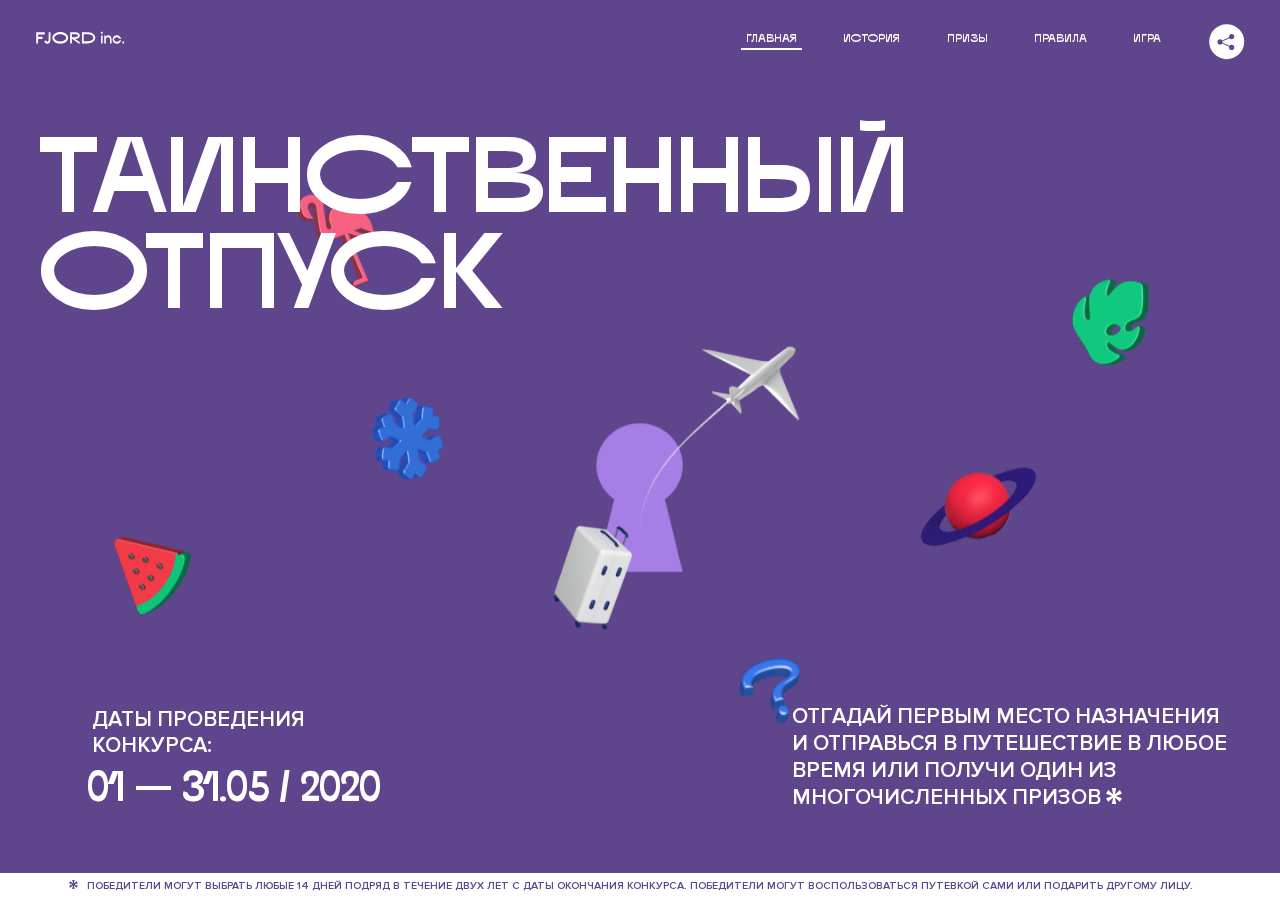
<file: 3/index.html>
<!DOCTYPE html>
<html lang="ru">
<head>
  <meta charset="UTF-8">
  <meta name="description" content="">
  <meta name="viewport" content="width=device-width, initial-scale=1.0">
  <meta http-equiv="X-UA-Compatible" content="ie=edge">
  <title>Mysterious Vacation</title>
<link href="css/style.min.css" rel="stylesheet">  <base href="https://htmlacademy-animation.github.io/1744451-magic-vacation-1/3/">
</head>
<body>

  <header class="page-header js-header">
    <div class="page-header__wrapper">
      <a href="#" class="page-header__logo" aria-label="Перейти на страницу FJORD.Inc">
        <svg width="100" height="15" viewBox="0 0 100 15" fill="none" xmlns="http://www.w3.org/2000/svg">
          <path d="M0.26 1.4V14H2.276V8.906H7.334V6.44H2.276V3.848H9.872V1.4H0.26ZM12.733 14.36C15.127 14.36 16.243 12.65 16.243 9.5V1.4H14.263V8.96C14.263 11.21 13.723 11.876 12.733 11.876C11.833 11.876 11.473 11.3 11.347 10.58L9.36702 10.94C9.63702 13.046 10.663 14.36 12.733 14.36ZM18.3918 7.7C18.3918 11.372 22.3878 14.36 27.3198 14.36C32.2518 14.36 36.2478 11.372 36.2478 7.7C36.2478 4.028 32.2518 1.04 27.3198 1.04C22.3878 1.04 18.3918 4.028 18.3918 7.7ZM20.6058 7.7C20.6058 5.378 23.6118 3.524 27.3198 3.524C30.9918 3.524 33.9798 5.378 33.9798 7.7C33.9798 10.004 30.9918 11.858 27.3198 11.858C23.6118 11.858 20.6058 10.004 20.6058 7.7ZM40.403 14V8.906H40.799L49.079 14.702V12.38L44.039 8.906H44.201C47.999 8.906 49.277 7.304 49.277 5.162C49.277 3.092 47.999 1.4 44.201 1.4H38.387V14H40.403ZM43.535 3.722C45.785 3.722 47.045 4.136 47.045 5.432C47.045 6.764 45.785 7.034 43.535 7.034H40.403V3.722H43.535ZM51.6936 1.382V14H57.8676C62.7456 14 66.7236 11.534 66.7236 7.7C66.7236 3.848 62.7456 1.382 57.8676 1.382H51.6936ZM53.7096 11.624V3.722H57.5436C61.5396 3.722 64.4916 5.018 64.4916 7.7C64.4916 10.238 61.5396 11.624 57.5436 11.624H53.7096ZM73.1832 14.018H74.9832V5H73.1832V14.018ZM72.9132 1.976C72.9132 2.57 73.3992 3.092 74.0832 3.092C74.7492 3.092 75.2352 2.57 75.2352 1.976C75.2352 1.382 74.7672 0.805999 74.0832 0.805999C73.3812 0.805999 72.9132 1.382 72.9132 1.976ZM76.7867 14H78.5687V9.104C78.7487 8.006 79.5947 6.962 81.0887 6.962C82.1147 6.962 83.2667 7.448 83.2667 9.554V14H85.0487V9.014C85.0487 6.152 83.2307 4.73 81.3587 4.73C79.9187 4.73 79.0727 5.558 78.5687 6.854V5H76.7867V14ZM90.9898 14.27C93.5098 14.27 95.3818 12.506 95.7238 10.328H94.0498C93.7258 11.3 92.6998 12.02 90.9898 12.02C88.8478 12.02 87.7678 10.922 87.7678 9.59C87.7678 8.24 88.8478 6.962 90.9898 6.962C92.7538 6.962 93.7978 7.844 94.0858 8.924H95.7418C95.4358 6.71 93.6178 4.73 90.9898 4.73C88.0918 4.73 86.1298 7.124 86.1298 9.59C86.1298 12.074 88.1278 14.27 90.9898 14.27ZM97.0693 12.938C97.0693 13.658 97.5553 14.144 98.2753 14.144C98.9953 14.144 99.4813 13.658 99.4813 12.938C99.4813 12.2 98.9953 11.714 98.2753 11.714C97.5553 11.714 97.0693 12.2 97.0693 12.938Z" fill="currentColor"></path>
        </svg>
      </a>
      <button class="page-header__toggler js-menu-toggler" type="button" aria-label="Управление мобильным меню"><span>Меню</span></button>
      <nav class="page-header__nav">
        <div class="page-header__menu js-menu" id="menu">
          <ul>
            <li>
              <a class="js-menu-link active" href="#top" data-href="top">главная</a>
            </li>
            <li>
              <a class="js-menu-link" href="#story" data-href="story">история</a>
            </li>
            <li>
              <a class="js-menu-link" href="#prizes" data-href="prizes">призы</a>
            </li>
            <li>
              <a class="js-menu-link" href="#rules" data-href="rules">правила</a>
            </li>
            <li>
              <a class="js-menu-link" href="#game" data-href="game">игра</a>
            </li>
          </ul>
        </div>
        <div class="page-header__social">
          <div class="social-block js-social-block">
            <button class="social-block__toggler" aria-label="Управлять блоком с социальными кнопками">
              <svg width="26" height="22" viewBox="0 0 27 22" fill="none" xmlns="http://www.w3.org/2000/svg">
                <path d="M19.6721 7.43664C21.6273 7.43664 23.213 5.85095 23.213 3.89566C23.213 1.94037 21.6273 0.354675 19.6721 0.354675C17.7168 0.354675 16.1311 1.94037 16.1311 3.89566C16.1311 4.19968 16.1728 4.49178 16.2458 4.77345L7.21751 8.95527C6.57519 8.05214 5.52303 7.46049 4.33078 7.46049C2.37549 7.46049 0.789795 9.04618 0.789795 11.0015C0.789795 12.9568 2.37549 14.5425 4.33078 14.5425C5.52303 14.5425 6.57668 13.9508 7.21751 13.0477L16.2458 17.2295C16.1743 17.5112 16.1311 17.8033 16.1311 18.1073C16.1311 20.0626 17.7168 21.6483 19.6721 21.6483C21.6273 21.6483 23.213 20.0626 23.213 18.1073C23.213 16.152 21.6273 14.5663 19.6721 14.5663C18.4798 14.5663 17.4262 15.158 16.7853 16.0611L7.75701 11.8793C7.82854 11.5976 7.87176 11.3055 7.87176 11.0015C7.87176 10.6974 7.83003 10.4053 7.75701 10.1237L16.7853 5.94186C17.4262 6.84499 18.4783 7.43664 19.6721 7.43664Z" fill="currentColor"></path>
              </svg>
            </button>
            <ul class="social-block__list">
              <li>
                <a class="social-block__link social-block__link--fb" href="#" aria-label="Мы на Facebook">
                  <svg width="8" height="17" viewBox="0 0 8 17" fill="none" xmlns="http://www.w3.org/2000/svg">
                    <path d="M4.24646 16.9899H1.09275L1.05793 8.49828H0V5.30707H1.05793V3.81124C1.05793 1.42084 2.57654 0 5.21735 0H7.41758V3.18585H5.30841C4.28262 3.18585 4.2478 3.48582 4.2478 4.24914V5.30707H7.42964L7.16716 8.49828H4.2478V16.9899H4.24646Z" fill="currentColor"></path>
                  </svg>
                </a>
              </li>
              <li>
                <a class="social-block__link social-block__link--insta" href="#" aria-label="Мы в Instagram">
                  <svg width="15" height="15" viewBox="0 0 15 15" fill="none" xmlns="http://www.w3.org/2000/svg">
                    <path d="M11.0197 0H4.19806C2.14246 0 0.471191 1.66993 0.471191 3.72285V10.5499C0.471191 12.6082 2.14112 14.2727 4.19806 14.2727H11.0197C13.0753 14.2727 14.7466 12.6082 14.7466 10.5499V3.72285C14.7466 1.67127 13.0753 0 11.0197 0ZM11.0197 12.4849H4.19806C3.13076 12.4849 2.26432 11.6158 2.26432 10.5512V3.72419C2.26432 2.65956 3.13076 1.79715 4.19806 1.79715H11.0197C12.087 1.79715 12.9535 2.6609 12.9535 3.72419V10.5512C12.9535 11.6145 12.087 12.4849 11.0197 12.4849Z" fill="currentColor"></path>
                    <path d="M7.60887 3.11084C5.38989 3.11084 3.58203 4.9187 3.58203 7.14036C3.58203 9.35532 5.38989 11.1645 7.60887 11.1645C9.83053 11.1645 11.6357 9.35666 11.6357 7.14036C11.6357 4.9187 9.83053 3.11084 7.60887 3.11084ZM7.60887 9.36871C6.37551 9.36871 5.37784 8.37372 5.37784 7.14036C5.37784 5.90699 6.37551 4.90665 7.60887 4.90665C8.83822 4.90665 9.84259 5.90833 9.84259 7.14036C9.84392 8.37238 8.83822 9.36871 7.60887 9.36871Z" fill="currentColor"></path>
                    <path d="M11.3573 2.35962C10.8256 2.35962 10.3931 2.79752 10.3931 3.32381C10.3931 3.85546 10.8256 4.29336 11.3573 4.29336C11.8862 4.29336 12.3215 3.85546 12.3215 3.32381C12.3215 2.79752 11.8862 2.35962 11.3573 2.35962Z" fill="currentColor"></path>
                  </svg>
                </a>
              </li>
              <li>
                <a class="social-block__link social-block__link--vk" href="#" aria-label="Мы ВКонтакте">
                  <svg width="17" height="10" viewBox="0 0 17 10" fill="none" xmlns="http://www.w3.org/2000/svg">
                    <path d="M14.1234 4.9002C14.1234 4.9002 16.3623 1.72708 16.5866 0.680242C16.6595 0.312285 16.4947 0.103188 16.1069 0.103188C16.1069 0.103188 14.8193 0.103188 14.168 0.103188C13.7235 0.103188 13.5587 0.293278 13.4235 0.579768C13.4235 0.579768 12.3724 2.82553 11.0969 4.24712C10.6861 4.70333 10.4781 4.84318 10.2511 4.84318C10.0646 4.84318 9.98625 4.6911 9.98625 4.27834V0.649016C9.98625 0.147997 9.92545 0.00135496 9.5066 0.00135496H6.39628C6.15578 0.00135496 6.0085 0.134417 6.0085 0.324506C6.0085 0.801084 6.73406 0.908351 6.73406 2.20231V4.87305C6.73406 5.40529 6.70569 5.61575 6.45303 5.61575C5.78016 5.61575 4.19528 3.30618 3.30623 0.678887C3.12923 0.145282 2.93737 0 2.43475 0H0.486409C0.205373 0 0 0.190085 0 0.476576C0 0.991172 0.60666 3.40801 2.99277 6.64358C4.59927 8.8201 6.70569 10 8.60269 10C9.76196 10 10.0416 9.80312 10.0416 9.31432V7.63883C10.0416 7.22607 10.2065 7.04956 10.4429 7.04956C10.7078 7.04956 11.1847 7.13238 12.2805 8.22268C13.5843 9.47862 13.6762 10 14.3896 10H16.5676C16.7919 10 17 9.89273 17 9.52342C17 9.02919 16.3623 8.15343 15.384 7.10659C14.9801 6.56755 14.3302 5.98914 14.1248 5.72301C13.8275 5.40801 13.9154 5.23014 14.1234 4.9002Z" fill="currentColor"></path>
                  </svg>
                </a>
              </li>
            </ul>
          </div>
        </div>
      </nav>
    </div>
  </header>

  <main class="page-content">

    <section class="animation-screen"></section>

    <section class="screen screen--hidden screen--intro js-scrollspy" id="top">
      <div class="screen__wrapper">
        <div class="intro">
          <h1 class="intro__title">Таинственный отпуск</h1>
          <div class="intro__content">
            <div class="intro__info">
              <p class="intro__label">Даты проведения конкурса:</p>
              <p class="intro__date">01 — 31.05 / 2020</p>
            </div>
            <div class="intro__message">
              <p>
                Отгадай первым место назначения и&nbsp;отправься в&nbsp;путешествие в&nbsp;любое время или получи один из многочисленных призов
                <svg width="16" height="16" viewBox="0 0 10 10" fill="none" xmlns="http://www.w3.org/2000/svg">
                  <path d="M0 6.35337L3.90271 4.99012L0 3.64663L1.34615 1.32374L4.44287 4.01073L3.67364 0H6.34615L5.57692 4.01073L8.65385 1.32374L10 3.64663L6.13405 4.99012L10 6.35337L8.65385 8.65651L5.57692 5.98927L6.34615 10H3.67364L4.44287 5.96952L1.34615 8.65651L0 6.35337Z" fill="currentColor"></path>
                </svg>
              </p>
            </div>
          </div>
        </div>
      </div>
      <div class="screen__footer js-footer">
        <button class="screen__footer-enlarge js-footer-toggler" type="button" aria-label="Показать сообщение">
          <svg width="10" height="10" viewBox="0 0 10 10" fill="none" xmlns="http://www.w3.org/2000/svg">
            <path d="M0 6.35337L3.90271 4.99012L0 3.64663L1.34615 1.32374L4.44287 4.01073L3.67364 0H6.34615L5.57692 4.01073L8.65385 1.32374L10 3.64663L6.13405 4.99012L10 6.35337L8.65385 8.65651L5.57692 5.98927L6.34615 10H3.67364L4.44287 5.96952L1.34615 8.65651L0 6.35337Z" fill="currentColor"></path>
          </svg>
        </button>
        <button class="screen__footer-collapse js-footer-toggler" type="button" aria-label="Скрыть сообщение">
          <svg width="13" height="13" viewBox="0 0 13 13" fill="none" xmlns="http://www.w3.org/2000/svg">
            <line x1="12.3536" y1="0.353553" x2="0.738349" y2="11.9688" stroke="currentColor"></line>
            <line x1="0.738319" y1="0.539925" x2="12.3535" y2="12.1551" stroke="currentColor"></line>
          </svg>
        </button>
        <div class="screen__footer-wrapper">
          <div class="screen__footer-announce">
            <p class="screen__footer-label">Даты проведения конкурса:</p>
            <p class="screen__footer-date">01 — 31.05 / 2020</p>
          </div>
          <div class="screen__footer-note">
            <p>
              <svg width="10" height="10" viewBox="0 0 10 10" fill="none" xmlns="http://www.w3.org/2000/svg">
                <path d="M0 6.35337L3.90271 4.99012L0 3.64663L1.34615 1.32374L4.44287 4.01073L3.67364 0H6.34615L5.57692 4.01073L8.65385 1.32374L10 3.64663L6.13405 4.99012L10 6.35337L8.65385 8.65651L5.57692 5.98927L6.34615 10H3.67364L4.44287 5.96952L1.34615 8.65651L0 6.35337Z" fill="currentColor"></path>
              </svg>
              <span>Победители могут выбрать любые 14 дней подряд в&nbsp;течение двух лет с&nbsp;даты окончания конкурса. Победители могут воспользоваться путевкой сами или подарить другому лицу.</span>
            </p>
          </div>
        </div>
      </div>
    </section>

    <section class="screen screen--hidden screen--story js-scrollspy" id="story">

      <div class="slider swiper-container js-slider">

        <div class="swiper-wrapper">

          <div class="slider__item swiper-slide">
            <h2 class="slider__item-title">История</h2>
            <p class="slider__item-text">Джеймс Таргет был основателем компании &laquo;Fjord Inc.&raquo;. С&nbsp;1965 года &laquo;Fjord Inc.&raquo; прославилась надёжными и&nbsp;удобными чемоданами и&nbsp;аксессуарами для туристов.</p>
          </div>

          <div class="slider__item swiper-slide">
            <p class="slider__item-text">Когда Джеймсу было 7&nbsp;лет, в&nbsp;их&nbsp;доме гостил дядюшка и&nbsp;развлекал детей рассказами о&nbsp;своей поездке в&nbsp;место, показавшееся малышу Таргету невероятным. Тогда Джеймс решил, что однажды посетит его, но&nbsp;не&nbsp;будет рассказывать о&nbsp;мечте, пока не&nbsp;осуществит.</p>
          </div>

          <div class="slider__item swiper-slide">
            <p class="slider__item-text">Джеймс Таргет стал увлеченным путешественником. Он&nbsp;посетил 5&nbsp;континентов, 126&nbsp;стран.</p>
          </div>

          <div class="slider__item swiper-slide">
            <p class="slider__item-text">Он&nbsp;сплавлялся по&nbsp;Амазонке и&nbsp;погружался в&nbsp;пещеры Франции, медитировал в&nbsp;горах Тибета и&nbsp;пожимал руку вождя племени Акугауа.</p>
          </div>

          <div class="slider__item swiper-slide">
            <p class="slider__item-text">Из&nbsp;своих поездок Джеймс Таргет привозил идеи, как сделать свои чемоданы &laquo;Fjord Inc.&raquo; удобными и&nbsp;приспособленными к&nbsp;разным дорожным условиям.</p>
          </div>

          <div class="slider__item swiper-slide">
            <p class="slider__item-text">Всё это время Джеймс не&nbsp;оставлял идею поездки своей мечты. Однако, как только он&nbsp;брался за&nbsp;планирование, возникали препятствия, не&nbsp;позволяющие отправиться туда.</p>
          </div>

          <div class="slider__item swiper-slide">
            <p class="slider__item-text">В&nbsp;возрасте 67&nbsp;лет Джеймс Таргет попал под лавину и&nbsp;погиб. В&nbsp;своём завещании он&nbsp;поручил отправить в&nbsp;заветное путешествие трёх смельчаков, единых с&nbsp;ним духом.</p>
          </div>

          <div class="slider__item swiper-slide">
            <p class="slider__item-text">Тех, кто сможет узнать таинственное место, задавая вопросы специально обученному ИИ&nbsp;&laquo;Соне&raquo;, ждет фантастическое путешествие.</p>
          </div>
        </div>
        <div class="slider__controls">
          <button class="slider__control slider__control--prev js-control-prev" type="button" aria-label="Показать предыдущую историю">
            <svg width="12" height="22" viewBox="0 0 12 22" fill="none" xmlns="http://www.w3.org/2000/svg">
              <path d="M11 1L1 11L11 21" stroke="currentColor" stroke-width="2" stroke-linejoin="round"></path>
            </svg>
          </button>
          <button class="slider__control slider__control--next js-control-next" type="button" aria-label="Показать следующую историю">
            <svg width="12" height="22" viewBox="0 0 12 22" fill="none" xmlns="http://www.w3.org/2000/svg">
              <path d="M1 1L11 11L1 21" stroke="currentColor" stroke-width="2" stroke-linejoin="round"></path>
            </svg>
          </button>
        </div>
        <div class="slider__pagination swiper-pagination"></div>
      </div>
    </section>

    <section class="screen screen--hidden screen--prizes js-scrollspy" id="prizes">
      <div class="screen__wrapper">
        <div class="prizes">
          <h2 class="prizes__title">ПРизы</h2>
          <div class="prizes__lead">
            <p>Найди ответ и&nbsp;получи один из&nbsp;призов:</p>
          </div>
          <ul class="prizes__list">
            <li class="prizes__item prizes__item--journeys">
              <div class="prizes__icon">
                <picture>
                  <source srcset="img/prize1-mob.svg" media="(orientation: portrait)">
                  <img src="img/prize1.svg" alt="">
                </picture>
              </div>
              <p class="prizes__desc">
                <b>3</b>
                <span>загадочных путешествия</span>
              </p>
            </li>
            <li class="prizes__item prizes__item--cases">
              <div class="prizes__icon">
                <picture>
                  <source srcset="img/prize2-mob.svg" media="(orientation: portrait)">
                  <img src="img/prize2.svg" alt="">
                </picture>
              </div>
              <p class="prizes__desc">
                <b>7</b>
                <span>надежных чемоданов</span>
              </p>
            </li>
            <li class="prizes__item prizes__item--codes">
              <div class="prizes__icon">
                <picture>
                  <source srcset="img/prize3-mob.svg" media="(orientation: portrait)">
                  <img src="img/prize3.svg" alt="">
                </picture>
              </div>
              <p class="prizes__desc">
                <b>900</b>
                <span>
                  промокодов на&nbsp;скидку 15%
                  <svg width="10" height="10" viewBox="0 0 10 10" fill="none" xmlns="http://www.w3.org/2000/svg">
                    <path d="M0 6.35337L3.90271 4.99012L0 3.64663L1.34615 1.32374L4.44287 4.01073L3.67364 0H6.34615L5.57692 4.01073L8.65385 1.32374L10 3.64663L6.13405 4.99012L10 6.35337L8.65385 8.65651L5.57692 5.98927L6.34615 10H3.67364L4.44287 5.96952L1.34615 8.65651L0 6.35337Z" fill="currentColor"></path>
                  </svg>
                </span>
              </p>
            </li>
          </ul>
        </div>
      </div>
      <div class="screen__footer js-footer">
        <button class="screen__footer-enlarge js-footer-toggler" type="button" aria-label="Показать сообщение">
          <svg width="10" height="10" viewBox="0 0 10 10" fill="none" xmlns="http://www.w3.org/2000/svg">
            <path d="M0 6.35337L3.90271 4.99012L0 3.64663L1.34615 1.32374L4.44287 4.01073L3.67364 0H6.34615L5.57692 4.01073L8.65385 1.32374L10 3.64663L6.13405 4.99012L10 6.35337L8.65385 8.65651L5.57692 5.98927L6.34615 10H3.67364L4.44287 5.96952L1.34615 8.65651L0 6.35337Z" fill="currentColor"></path>
          </svg>
        </button>
        <button class="screen__footer-collapse js-footer-toggler" type="button" aria-label="Скрыть сообщение">
          <svg width="13" height="13" viewBox="0 0 13 13" fill="none" xmlns="http://www.w3.org/2000/svg">
            <line x1="12.3536" y1="0.353553" x2="0.738349" y2="11.9688" stroke="currentColor"></line>
            <line x1="0.738319" y1="0.539925" x2="12.3535" y2="12.1551" stroke="currentColor"></line>
          </svg>
        </button>
        <div class="screen__footer-wrapper">
          <div class="screen__footer-announce">
            <p class="screen__footer-label">Даты проведения конкурса:</p>
            <p class="screen__footer-date">01 — 31.05 / 2020</p>
          </div>
          <div class="screen__footer-note">
            <p>
              <svg width="10" height="10" viewBox="0 0 10 10" fill="none" xmlns="http://www.w3.org/2000/svg">
                <path d="M0 6.35337L3.90271 4.99012L0 3.64663L1.34615 1.32374L4.44287 4.01073L3.67364 0H6.34615L5.57692 4.01073L8.65385 1.32374L10 3.64663L6.13405 4.99012L10 6.35337L8.65385 8.65651L5.57692 5.98927L6.34615 10H3.67364L4.44287 5.96952L1.34615 8.65651L0 6.35337Z" fill="currentColor"></path>
              </svg>
              <span>Скидка&nbsp;15% на&nbsp;единоразовое приобретение путёвки с&nbsp;1&nbsp;июня 2020 по&nbsp;31&nbsp;мая 2022&nbsp;года. Суммируется с&nbsp;другими акциями</span>
            </p>
          </div>
        </div>
      </div>
    </section>

    <section class="screen screen--hidden screen--rules js-scrollspy" id="rules">
      <div class="screen__wrapper">
        <div class="rules">
          <h2 class="rules__title">Правила</h2>
          <div class="rules__lead">
            <p>Для того чтобы получить наследство Джеймса Таргета, тебе нужно выведать у&nbsp;&laquo;Сони&raquo;, куда предстоит отправиться тебе в&nbsp;случае победы</p>
          </div>
          <ol class="rules__list">
            <li class="rules__item">
              <p>Тебе отводится <br>5&nbsp;минут</p>
            </li>
            <li class="rules__item">
              <p>Задавай любые вопросы в&nbsp;текстовом поле</p>
            </li>
            <li class="rules__item">
              <p>Нажимай кнопку &laquo;Узнать&raquo;, чтобы получить ответ</p>
            </li>
            <li class="rules__item">
              <p>&laquo;Соня&raquo; может отвечать только&nbsp;Да или Нет</p>
            </li>
          </ol>
          <a href="#game" class="rules__link btn">Погнали!</a>
        </div>
      </div>
      <div class="screen__disclaimer">
        <div class="disclaimer">
          <ul>
            <li>
              <a href="#">Правовая информация</a>
            </li>
            <li>
              <a href="#">Подробные правила</a>
            </li>
          </ul>
        </div>
      </div>
    </section>

    <section class="screen screen--hidden screen--game js-scrollspy" id="game">
      <div class="screen__wrapper">
        <div class="game">
          <div class="game__header">
            <h2 class="game__title">Игра</h2>
            <div class="game__counter">
              <span>05</span>:<span>00</span>
            </div>
          </div>
          <div class="game__body">
            <div class="chat">
              <div class="chat__body js-chat">
                <ul class="chat__list" id="messages"></ul>
              </div>
              <div class="chat__footer">
                <form action="#" method="post" class="form" id="message-form">
                  <label for="message-field" class="visually-hidden">Поле для ввода вопроса</label>
                  <input type="text" class="form__field" id="message-field">
                  <button class="form__button btn">
                    Узнать
                    <svg width="18" height="19" viewBox="0 0 18 19" fill="none" xmlns="http://www.w3.org/2000/svg">
                      <path stroke="currentColor" stroke-width="2" d="M9 19V1"></path>
                      <path d="M1 9l8-8 8 8" stroke="currentColor" stroke-width="2" stroke-linejoin="round"></path>
                    </svg>
                  </button>
                </form>
              </div>
            </div>
          </div>
          <!-- временные кнопки для показа результата -->
          <div class="game__buttons">
            <button class="game__button btn js-show-result" type="button" data-target="result">Положительный результат</button>
            <button class="game__button btn js-show-result" type="button" data-target="result2">Положительный результат - 2</button>
            <button class="game__button btn js-show-result" type="button" data-target="result3">Отрицательный результат</button>
          </div>
        </div>
      </div>
    </section>

    <section class="screen screen--hidden screen--result" id="result">
      <div class="screen__wrapper">
        <div class="result result--trip">
          <div class="result__image">
            <picture>
              <source srcset="img/result1-mob.png 1x, img/result1-mob@2x.png 2x" media="(max-width: 768px) and (orientation: portrait)">
              <img src="img/result1.png" srcset="img/result1@2x.png 2x" alt="">
            </picture>
          </div>
          <h2 class="result__title">
            <span class="visually-hidden">ПОбеда!</span>
            <svg xmlns="http://www.w3.org/2000/svg" viewBox="0 0 568.85 109.24">
              <path d="M16,24.44V92H2.6V8H75V92H61.52V24.44H16Z" transform="translate(-2.1 -1.5)" fill="none" stroke="currentColor"></path>
              <path d="M148.76,5.6c32.88,0,59.52,19.92,59.52,44.4s-26.64,44.4-59.52,44.4S89.24,74.48,89.24,50,115.88,5.6,148.76,5.6Zm0,72.12c24.48,0,44.4-12.36,44.4-27.72s-19.92-27.84-44.4-27.84C124,22.16,104,34.52,104,50S124,77.72,148.76,77.72Z" transform="translate(-2.1 -1.5)" fill="none" stroke="currentColor"></path>
              <path d="M287.36,8V24.44H236v14.4h25.32c25.44,0,34,11.16,34,26.52,0,15.6-8.52,26.64-34,26.64H222.56V8h64.8ZM256.88,76.52c15.12,0,23.52-2,23.52-11.52S272,54.44,256.88,54.44H236V76.52h20.88Z" transform="translate(-2.1 -1.5)" fill="none" stroke="currentColor"></path>
              <path d="M371.47,8V24.44H320.84V41.6h33.6V58h-33.6V75.56h50.64V92H307.4V8h64.08Z" transform="translate(-2.1 -1.5)" fill="none" stroke="currentColor"></path>
              <path d="M382.39,110.24V75.56h7.44c4.56-4.68,7.8-18.36,8.76-56L399,8h48.6V75.56h10v34.68H442.87V92H397v18.24H382.39Zm51.72-34.68V24.44H411.55v3.12c-0.48,22.44-3.24,37.68-7.2,48h29.76Z" transform="translate(-2.1 -1.5)" fill="none" stroke="currentColor"></path>
              <path d="M463.75,92l28-84h27.12l28.08,84H533.47l-7.8-23.52h-37.8L480.07,92H463.75Zm56.64-40L507,11.84,493.51,52h26.88Z" transform="translate(-2.1 -1.5)" fill="none" stroke="currentColor"></path>
              <path d="M554.12,70.4L555.55,2H569l1.44,68.4H554.12Zm8.28,6.36c4.8,0,8,3.24,8,8.16a8,8,0,1,1-16.08,0C554.35,80,557.59,76.76,562.39,76.76Z" transform="translate(-2.1 -1.5)" fill="none" stroke="currentColor"></path>
            </svg>
          </h2>
          <div class="result__text">
            <p>ты&nbsp;отправляешься в&nbsp;Арктику!</p>
          </div>
          <div class="result__form">
            <form action="#" method="post" class="form form--result">
              <label for="email-field" class="form__label">зарегистрируй результат</label>
              <input type="email" class="form__field" id="email-field" placeholder="e-mail для регистации результата и получения приза" required="">
              <button class="form__button btn">
                отправить
                <svg width="18" height="19" viewBox="0 0 18 19" fill="none" xmlns="http://www.w3.org/2000/svg">
                  <path stroke="currentColor" stroke-width="2" d="M9 19V1"></path>
                  <path d="M1 9l8-8 8 8" stroke="currentColor" stroke-width="2" stroke-linejoin="round"></path>
                </svg>
              </button>
            </form>
          </div>
        </div>
      </div>
    </section>

    <section class="screen screen--hidden screen--result" id="result2">
      <div class="screen__wrapper">
        <div class="result result--prize">
          <div class="result__image">
            <picture>
              <source srcset="img/result2-mob.png 1x, img/result2-mob@2x.png 2x" media="(max-width: 768px) and (orientation: portrait)">
              <img src="img/result2.png" srcset="img/result2@2x.png 2x" alt="">
            </picture>
          </div>
          <h2 class="result__title">
            <span class="visually-hidden">ПОбеда!</span>
            <svg xmlns="http://www.w3.org/2000/svg" viewBox="0 0 568.85 109.24">
              <path d="M16,24.44V92H2.6V8H75V92H61.52V24.44H16Z" transform="translate(-2.1 -1.5)" fill="none" stroke="currentColor"></path>
              <path d="M148.76,5.6c32.88,0,59.52,19.92,59.52,44.4s-26.64,44.4-59.52,44.4S89.24,74.48,89.24,50,115.88,5.6,148.76,5.6Zm0,72.12c24.48,0,44.4-12.36,44.4-27.72s-19.92-27.84-44.4-27.84C124,22.16,104,34.52,104,50S124,77.72,148.76,77.72Z" transform="translate(-2.1 -1.5)" fill="none" stroke="currentColor"></path>
              <path d="M287.36,8V24.44H236v14.4h25.32c25.44,0,34,11.16,34,26.52,0,15.6-8.52,26.64-34,26.64H222.56V8h64.8ZM256.88,76.52c15.12,0,23.52-2,23.52-11.52S272,54.44,256.88,54.44H236V76.52h20.88Z" transform="translate(-2.1 -1.5)" fill="none" stroke="currentColor"></path>
              <path d="M371.47,8V24.44H320.84V41.6h33.6V58h-33.6V75.56h50.64V92H307.4V8h64.08Z" transform="translate(-2.1 -1.5)" fill="none" stroke="currentColor"></path>
              <path d="M382.39,110.24V75.56h7.44c4.56-4.68,7.8-18.36,8.76-56L399,8h48.6V75.56h10v34.68H442.87V92H397v18.24H382.39Zm51.72-34.68V24.44H411.55v3.12c-0.48,22.44-3.24,37.68-7.2,48h29.76Z" transform="translate(-2.1 -1.5)" fill="none" stroke="currentColor"></path>
              <path d="M463.75,92l28-84h27.12l28.08,84H533.47l-7.8-23.52h-37.8L480.07,92H463.75Zm56.64-40L507,11.84,493.51,52h26.88Z" transform="translate(-2.1 -1.5)" fill="none" stroke="currentColor"></path>
              <path d="M554.12,70.4L555.55,2H569l1.44,68.4H554.12Zm8.28,6.36c4.8,0,8,3.24,8,8.16a8,8,0,1,1-16.08,0C554.35,80,557.59,76.76,562.39,76.76Z" transform="translate(-2.1 -1.5)" fill="none" stroke="currentColor"></path>
            </svg>
          </h2>
          <div class="result__text">
            <p>чемодан &laquo;Fjord&nbsp;Inc.&raquo;&nbsp;твой</p>
          </div>
          <div class="result__form">
            <form action="#" method="post" class="form form--result">
              <label for="email-field2" class="form__label">зарегистрируй результат</label>
              <input type="email" class="form__field" id="email-field2" placeholder="e-mail для регистации результата и получения приза" required="">
              <button class="form__button btn">
                отправить
                <svg width="18" height="19" viewBox="0 0 18 19" fill="none" xmlns="http://www.w3.org/2000/svg">
                  <path stroke="currentColor" stroke-width="2" d="M9 19V1"></path>
                  <path d="M1 9l8-8 8 8" stroke="currentColor" stroke-width="2" stroke-linejoin="round"></path>
                </svg>
              </button>
            </form>
          </div>
        </div>
      </div>
    </section>

    <section class="screen screen--hidden screen--result" id="result3">
      <div class="screen__wrapper">
        <div class="result result--negative">
          <div class="result__image">
            <picture>
              <source srcset="img/result3-mob.png 1x, img/result3-mob@2x.png 2x" media="(max-width: 768px) and (orientation: portrait)">
              <img src="img/result3.png" srcset="img/result3@2x.png 2x" alt="">
            </picture>
          </div>
          <h2 class="result__title">
            <span class="visually-hidden">Не угадал!</span>
            <svg xmlns="http://www.w3.org/2000/svg" viewBox="0 0 660.77 109.24">
              <path d="M2.66,92V8H16.1V42.2H53.3V8H66.74V92H53.3V58.64H16.1V92H2.66Z" transform="translate(-2.16 -1.5)" fill="none" stroke="currentColor"></path>
              <path d="M147.62,8V24.44H97V41.6h33.6V58H97V75.56h50.64V92H83.54V8h64.08Z" transform="translate(-2.16 -1.5)" fill="none" stroke="currentColor"></path>
              <path d="M199.22,8l20.52,42.36L235.34,8h16.44l-31,84H204.38l9.48-25.92L185.78,8h13.44Z" transform="translate(-2.16 -1.5)" fill="none" stroke="currentColor"></path>
              <path d="M273.74,24.44V92H260.3V8h50.16V24.44H273.74Z" transform="translate(-2.16 -1.5)" fill="none" stroke="currentColor"></path>
              <path d="M307.1,92l28-84h27.12l28.08,84H376.82L369,68.48h-37.8L323.42,92H307.1Zm56.64-40L350.3,11.84,336.86,52h26.88Z" transform="translate(-2.16 -1.5)" fill="none" stroke="currentColor"></path>
              <path d="M396.38,110.24V75.56h7.44c4.56-4.68,7.8-18.36,8.76-56L412.94,8h48.6V75.56h10v34.68H456.86V92H411v18.24H396.38ZM448.1,75.56V24.44H425.54v3.12c-0.48,22.44-3.24,37.68-7.2,48H448.1Z" transform="translate(-2.16 -1.5)" fill="none" stroke="currentColor"></path>
              <path d="M477.74,92l28-84h27.12L560.9,92H547.46l-7.8-23.52h-37.8L494.06,92H477.74Zm56.64-40-13.44-40.2L507.5,52h26.88Z" transform="translate(-2.16 -1.5)" fill="none" stroke="currentColor"></path>
              <path d="M568.7,76.88a13.77,13.77,0,0,0,5,1c6.6,0,10.44-6.24,12-58.32L586.22,8h46.2V92H619V24.44H598.82l-0.12,3.12C597.14,81,589,94.4,573.74,94.4a28.55,28.55,0,0,1-6.72-.84Z" transform="translate(-2.16 -1.5)" fill="none" stroke="currentColor"></path>
              <path d="M646.1,70.4L647.54,2H661l1.44,68.4H646.1Zm8.28,6.36c4.8,0,8,3.24,8,8.16a8,8,0,0,1-16.08,0C646.34,80,649.58,76.76,654.38,76.76Z" transform="translate(-2.16 -1.5)" fill="none" stroke="currentColor"></path>
            </svg>
          </h2>
          <button class="result__button js-play" type="button">
            не сдавайся!
            <span>
              <svg width="27" height="22" viewBox="0 0 27 22" fill="none" xmlns="http://www.w3.org/2000/svg">
                <path d="M10.6899 1.47998C5.42992 1.47998 1.16992 5.73998 1.16992 11C1.16992 16.26 5.42992 20.52 10.6899 20.52C15.9499 20.52 20.2099 16.26 20.2099 11V7.13998" stroke="currentColor" stroke-width="2" stroke-miterlimit="10"></path>
                <path d="M15.1099 12.5099L20.1499 7.13989L25.3099 12.6299" stroke="currentColor" stroke-width="2" stroke-miterlimit="10" stroke-linejoin="round"></path>
              </svg>
            </span>
          </button>
        </div>
      </div>
    </section>

    <section class="overlay"></section>

  </main>

<script src="js/script.js"></script></body>
</html>
</file>
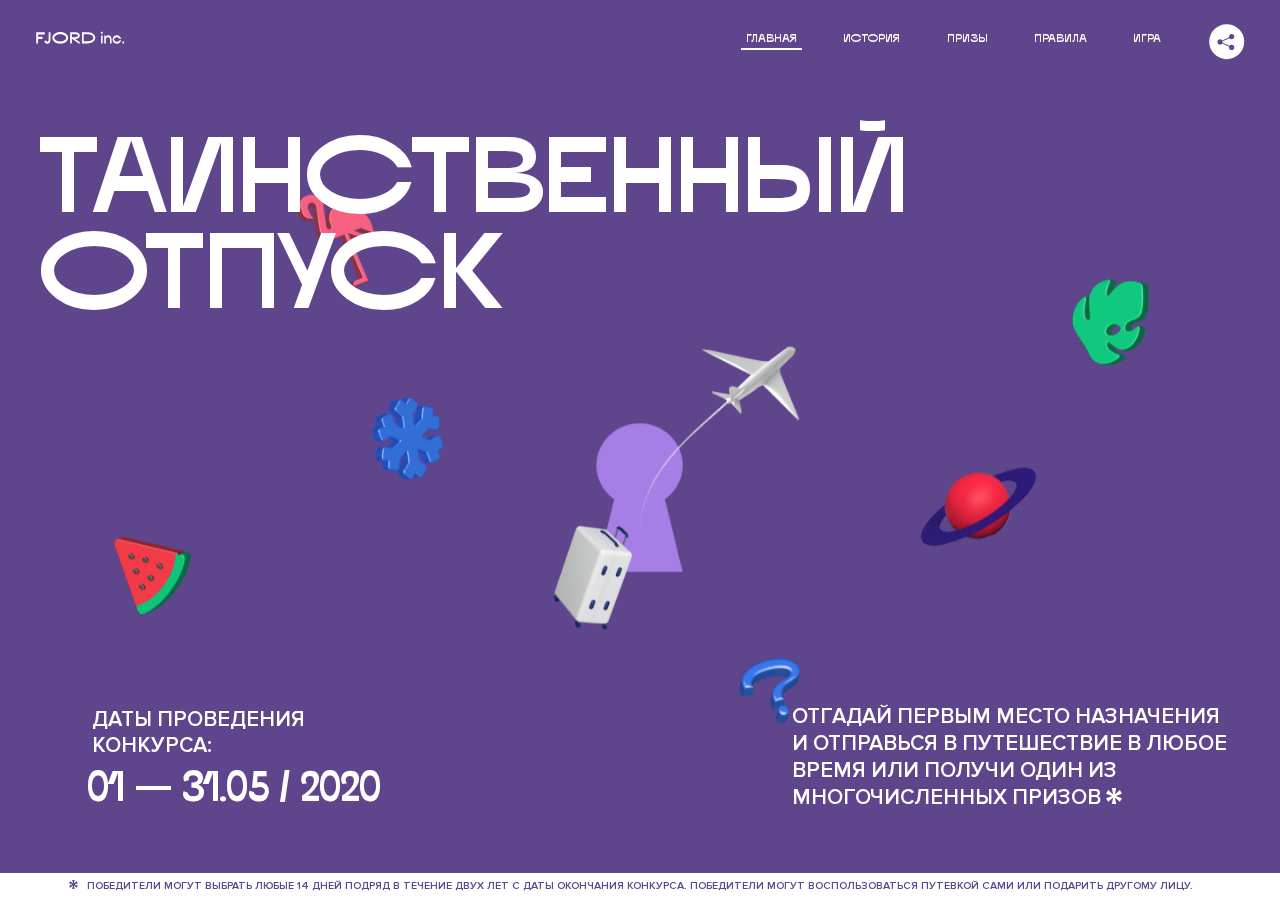
<file: 4/index.html>
<!DOCTYPE html>
<html lang="ru">
<head>
  <meta charset="UTF-8">
  <meta name="description" content="">
  <meta name="viewport" content="width=device-width, initial-scale=1.0">
  <meta http-equiv="X-UA-Compatible" content="ie=edge">
  <title>Mysterious Vacation</title>
<link href="css/style.min.css" rel="stylesheet">  <base href="https://htmlacademy-animation.github.io/1744451-magic-vacation-1/4/">
</head>
<body>

  <header class="page-header js-header">
    <div class="page-header__wrapper">
      <a href="#" class="page-header__logo" aria-label="Перейти на страницу FJORD.Inc">
        <svg width="100" height="15" viewBox="0 0 100 15" fill="none" xmlns="http://www.w3.org/2000/svg">
          <path d="M0.26 1.4V14H2.276V8.906H7.334V6.44H2.276V3.848H9.872V1.4H0.26ZM12.733 14.36C15.127 14.36 16.243 12.65 16.243 9.5V1.4H14.263V8.96C14.263 11.21 13.723 11.876 12.733 11.876C11.833 11.876 11.473 11.3 11.347 10.58L9.36702 10.94C9.63702 13.046 10.663 14.36 12.733 14.36ZM18.3918 7.7C18.3918 11.372 22.3878 14.36 27.3198 14.36C32.2518 14.36 36.2478 11.372 36.2478 7.7C36.2478 4.028 32.2518 1.04 27.3198 1.04C22.3878 1.04 18.3918 4.028 18.3918 7.7ZM20.6058 7.7C20.6058 5.378 23.6118 3.524 27.3198 3.524C30.9918 3.524 33.9798 5.378 33.9798 7.7C33.9798 10.004 30.9918 11.858 27.3198 11.858C23.6118 11.858 20.6058 10.004 20.6058 7.7ZM40.403 14V8.906H40.799L49.079 14.702V12.38L44.039 8.906H44.201C47.999 8.906 49.277 7.304 49.277 5.162C49.277 3.092 47.999 1.4 44.201 1.4H38.387V14H40.403ZM43.535 3.722C45.785 3.722 47.045 4.136 47.045 5.432C47.045 6.764 45.785 7.034 43.535 7.034H40.403V3.722H43.535ZM51.6936 1.382V14H57.8676C62.7456 14 66.7236 11.534 66.7236 7.7C66.7236 3.848 62.7456 1.382 57.8676 1.382H51.6936ZM53.7096 11.624V3.722H57.5436C61.5396 3.722 64.4916 5.018 64.4916 7.7C64.4916 10.238 61.5396 11.624 57.5436 11.624H53.7096ZM73.1832 14.018H74.9832V5H73.1832V14.018ZM72.9132 1.976C72.9132 2.57 73.3992 3.092 74.0832 3.092C74.7492 3.092 75.2352 2.57 75.2352 1.976C75.2352 1.382 74.7672 0.805999 74.0832 0.805999C73.3812 0.805999 72.9132 1.382 72.9132 1.976ZM76.7867 14H78.5687V9.104C78.7487 8.006 79.5947 6.962 81.0887 6.962C82.1147 6.962 83.2667 7.448 83.2667 9.554V14H85.0487V9.014C85.0487 6.152 83.2307 4.73 81.3587 4.73C79.9187 4.73 79.0727 5.558 78.5687 6.854V5H76.7867V14ZM90.9898 14.27C93.5098 14.27 95.3818 12.506 95.7238 10.328H94.0498C93.7258 11.3 92.6998 12.02 90.9898 12.02C88.8478 12.02 87.7678 10.922 87.7678 9.59C87.7678 8.24 88.8478 6.962 90.9898 6.962C92.7538 6.962 93.7978 7.844 94.0858 8.924H95.7418C95.4358 6.71 93.6178 4.73 90.9898 4.73C88.0918 4.73 86.1298 7.124 86.1298 9.59C86.1298 12.074 88.1278 14.27 90.9898 14.27ZM97.0693 12.938C97.0693 13.658 97.5553 14.144 98.2753 14.144C98.9953 14.144 99.4813 13.658 99.4813 12.938C99.4813 12.2 98.9953 11.714 98.2753 11.714C97.5553 11.714 97.0693 12.2 97.0693 12.938Z" fill="currentColor"></path>
        </svg>
      </a>
      <button class="page-header__toggler js-menu-toggler" type="button" aria-label="Управление мобильным меню"><span>Меню</span></button>
      <nav class="page-header__nav">
        <div class="page-header__menu js-menu" id="menu">
          <ul>
            <li>
              <a class="js-menu-link active" href="#top" data-href="top">главная</a>
            </li>
            <li>
              <a class="js-menu-link" href="#story" data-href="story">история</a>
            </li>
            <li>
              <a class="js-menu-link" href="#prizes" data-href="prizes">призы</a>
            </li>
            <li>
              <a class="js-menu-link" href="#rules" data-href="rules">правила</a>
            </li>
            <li>
              <a class="js-menu-link" href="#game" data-href="game">игра</a>
            </li>
          </ul>
        </div>
        <div class="page-header__social">
          <div class="social-block js-social-block">
            <button class="social-block__toggler" aria-label="Управлять блоком с социальными кнопками">
              <svg width="26" height="22" viewBox="0 0 27 22" fill="none" xmlns="http://www.w3.org/2000/svg">
                <path d="M19.6721 7.43664C21.6273 7.43664 23.213 5.85095 23.213 3.89566C23.213 1.94037 21.6273 0.354675 19.6721 0.354675C17.7168 0.354675 16.1311 1.94037 16.1311 3.89566C16.1311 4.19968 16.1728 4.49178 16.2458 4.77345L7.21751 8.95527C6.57519 8.05214 5.52303 7.46049 4.33078 7.46049C2.37549 7.46049 0.789795 9.04618 0.789795 11.0015C0.789795 12.9568 2.37549 14.5425 4.33078 14.5425C5.52303 14.5425 6.57668 13.9508 7.21751 13.0477L16.2458 17.2295C16.1743 17.5112 16.1311 17.8033 16.1311 18.1073C16.1311 20.0626 17.7168 21.6483 19.6721 21.6483C21.6273 21.6483 23.213 20.0626 23.213 18.1073C23.213 16.152 21.6273 14.5663 19.6721 14.5663C18.4798 14.5663 17.4262 15.158 16.7853 16.0611L7.75701 11.8793C7.82854 11.5976 7.87176 11.3055 7.87176 11.0015C7.87176 10.6974 7.83003 10.4053 7.75701 10.1237L16.7853 5.94186C17.4262 6.84499 18.4783 7.43664 19.6721 7.43664Z" fill="currentColor"></path>
              </svg>
            </button>
            <ul class="social-block__list">
              <li>
                <a class="social-block__link social-block__link--fb" href="#" aria-label="Мы на Facebook">
                  <svg width="8" height="17" viewBox="0 0 8 17" fill="none" xmlns="http://www.w3.org/2000/svg">
                    <path d="M4.24646 16.9899H1.09275L1.05793 8.49828H0V5.30707H1.05793V3.81124C1.05793 1.42084 2.57654 0 5.21735 0H7.41758V3.18585H5.30841C4.28262 3.18585 4.2478 3.48582 4.2478 4.24914V5.30707H7.42964L7.16716 8.49828H4.2478V16.9899H4.24646Z" fill="currentColor"></path>
                  </svg>
                </a>
              </li>
              <li>
                <a class="social-block__link social-block__link--insta" href="#" aria-label="Мы в Instagram">
                  <svg width="15" height="15" viewBox="0 0 15 15" fill="none" xmlns="http://www.w3.org/2000/svg">
                    <path d="M11.0197 0H4.19806C2.14246 0 0.471191 1.66993 0.471191 3.72285V10.5499C0.471191 12.6082 2.14112 14.2727 4.19806 14.2727H11.0197C13.0753 14.2727 14.7466 12.6082 14.7466 10.5499V3.72285C14.7466 1.67127 13.0753 0 11.0197 0ZM11.0197 12.4849H4.19806C3.13076 12.4849 2.26432 11.6158 2.26432 10.5512V3.72419C2.26432 2.65956 3.13076 1.79715 4.19806 1.79715H11.0197C12.087 1.79715 12.9535 2.6609 12.9535 3.72419V10.5512C12.9535 11.6145 12.087 12.4849 11.0197 12.4849Z" fill="currentColor"></path>
                    <path d="M7.60887 3.11084C5.38989 3.11084 3.58203 4.9187 3.58203 7.14036C3.58203 9.35532 5.38989 11.1645 7.60887 11.1645C9.83053 11.1645 11.6357 9.35666 11.6357 7.14036C11.6357 4.9187 9.83053 3.11084 7.60887 3.11084ZM7.60887 9.36871C6.37551 9.36871 5.37784 8.37372 5.37784 7.14036C5.37784 5.90699 6.37551 4.90665 7.60887 4.90665C8.83822 4.90665 9.84259 5.90833 9.84259 7.14036C9.84392 8.37238 8.83822 9.36871 7.60887 9.36871Z" fill="currentColor"></path>
                    <path d="M11.3573 2.35962C10.8256 2.35962 10.3931 2.79752 10.3931 3.32381C10.3931 3.85546 10.8256 4.29336 11.3573 4.29336C11.8862 4.29336 12.3215 3.85546 12.3215 3.32381C12.3215 2.79752 11.8862 2.35962 11.3573 2.35962Z" fill="currentColor"></path>
                  </svg>
                </a>
              </li>
              <li>
                <a class="social-block__link social-block__link--vk" href="#" aria-label="Мы ВКонтакте">
                  <svg width="17" height="10" viewBox="0 0 17 10" fill="none" xmlns="http://www.w3.org/2000/svg">
                    <path d="M14.1234 4.9002C14.1234 4.9002 16.3623 1.72708 16.5866 0.680242C16.6595 0.312285 16.4947 0.103188 16.1069 0.103188C16.1069 0.103188 14.8193 0.103188 14.168 0.103188C13.7235 0.103188 13.5587 0.293278 13.4235 0.579768C13.4235 0.579768 12.3724 2.82553 11.0969 4.24712C10.6861 4.70333 10.4781 4.84318 10.2511 4.84318C10.0646 4.84318 9.98625 4.6911 9.98625 4.27834V0.649016C9.98625 0.147997 9.92545 0.00135496 9.5066 0.00135496H6.39628C6.15578 0.00135496 6.0085 0.134417 6.0085 0.324506C6.0085 0.801084 6.73406 0.908351 6.73406 2.20231V4.87305C6.73406 5.40529 6.70569 5.61575 6.45303 5.61575C5.78016 5.61575 4.19528 3.30618 3.30623 0.678887C3.12923 0.145282 2.93737 0 2.43475 0H0.486409C0.205373 0 0 0.190085 0 0.476576C0 0.991172 0.60666 3.40801 2.99277 6.64358C4.59927 8.8201 6.70569 10 8.60269 10C9.76196 10 10.0416 9.80312 10.0416 9.31432V7.63883C10.0416 7.22607 10.2065 7.04956 10.4429 7.04956C10.7078 7.04956 11.1847 7.13238 12.2805 8.22268C13.5843 9.47862 13.6762 10 14.3896 10H16.5676C16.7919 10 17 9.89273 17 9.52342C17 9.02919 16.3623 8.15343 15.384 7.10659C14.9801 6.56755 14.3302 5.98914 14.1248 5.72301C13.8275 5.40801 13.9154 5.23014 14.1234 4.9002Z" fill="currentColor"></path>
                  </svg>
                </a>
              </li>
            </ul>
          </div>
        </div>
      </nav>
    </div>
  </header>

  <main class="page-content">

    <section class="animation-screen"></section>

    <section class="screen screen--hidden screen--intro js-scrollspy" id="top">
      <div class="screen__wrapper">
        <div class="intro">
          <h1 class="intro__title">Таинственный отпуск</h1>
          <div class="intro__content">
            <div class="intro__info">
              <p class="intro__label">Даты проведения конкурса:</p>
              <p class="intro__date">01 — 31.05 / 2020</p>
            </div>
            <div class="intro__message">
              <p>
                Отгадай первым место назначения и&nbsp;отправься в&nbsp;путешествие в&nbsp;любое время или получи один из многочисленных призов
                <svg width="16" height="16" viewBox="0 0 10 10" fill="none" xmlns="http://www.w3.org/2000/svg">
                  <path d="M0 6.35337L3.90271 4.99012L0 3.64663L1.34615 1.32374L4.44287 4.01073L3.67364 0H6.34615L5.57692 4.01073L8.65385 1.32374L10 3.64663L6.13405 4.99012L10 6.35337L8.65385 8.65651L5.57692 5.98927L6.34615 10H3.67364L4.44287 5.96952L1.34615 8.65651L0 6.35337Z" fill="currentColor"></path>
                </svg>
              </p>
            </div>
          </div>
        </div>
      </div>
      <div class="screen__footer js-footer">
        <button class="screen__footer-enlarge js-footer-toggler" type="button" aria-label="Показать сообщение">
          <svg width="10" height="10" viewBox="0 0 10 10" fill="none" xmlns="http://www.w3.org/2000/svg">
            <path d="M0 6.35337L3.90271 4.99012L0 3.64663L1.34615 1.32374L4.44287 4.01073L3.67364 0H6.34615L5.57692 4.01073L8.65385 1.32374L10 3.64663L6.13405 4.99012L10 6.35337L8.65385 8.65651L5.57692 5.98927L6.34615 10H3.67364L4.44287 5.96952L1.34615 8.65651L0 6.35337Z" fill="currentColor"></path>
          </svg>
        </button>
        <button class="screen__footer-collapse js-footer-toggler" type="button" aria-label="Скрыть сообщение">
          <svg width="13" height="13" viewBox="0 0 13 13" fill="none" xmlns="http://www.w3.org/2000/svg">
            <line x1="12.3536" y1="0.353553" x2="0.738349" y2="11.9688" stroke="currentColor"></line>
            <line x1="0.738319" y1="0.539925" x2="12.3535" y2="12.1551" stroke="currentColor"></line>
          </svg>
        </button>
        <div class="screen__footer-wrapper">
          <div class="screen__footer-announce">
            <p class="screen__footer-label">Даты проведения конкурса:</p>
            <p class="screen__footer-date">01 — 31.05 / 2020</p>
          </div>
          <div class="screen__footer-note">
            <p>
              <svg width="10" height="10" viewBox="0 0 10 10" fill="none" xmlns="http://www.w3.org/2000/svg">
                <path d="M0 6.35337L3.90271 4.99012L0 3.64663L1.34615 1.32374L4.44287 4.01073L3.67364 0H6.34615L5.57692 4.01073L8.65385 1.32374L10 3.64663L6.13405 4.99012L10 6.35337L8.65385 8.65651L5.57692 5.98927L6.34615 10H3.67364L4.44287 5.96952L1.34615 8.65651L0 6.35337Z" fill="currentColor"></path>
              </svg>
              <span>Победители могут выбрать любые 14 дней подряд в&nbsp;течение двух лет с&nbsp;даты окончания конкурса. Победители могут воспользоваться путевкой сами или подарить другому лицу.</span>
            </p>
          </div>
        </div>
      </div>
    </section>

    <section class="screen screen--hidden screen--story js-scrollspy" id="story">

      <div class="slider swiper-container js-slider">

        <div class="swiper-wrapper">

          <div class="slider__item swiper-slide">
            <h2 class="slider__item-title">История</h2>
            <p class="slider__item-text">Джеймс Таргет был основателем компании &laquo;Fjord Inc.&raquo;. С&nbsp;1965 года &laquo;Fjord Inc.&raquo; прославилась надёжными и&nbsp;удобными чемоданами и&nbsp;аксессуарами для туристов.</p>
          </div>

          <div class="slider__item swiper-slide">
            <p class="slider__item-text">Когда Джеймсу было 7&nbsp;лет, в&nbsp;их&nbsp;доме гостил дядюшка и&nbsp;развлекал детей рассказами о&nbsp;своей поездке в&nbsp;место, показавшееся малышу Таргету невероятным. Тогда Джеймс решил, что однажды посетит его, но&nbsp;не&nbsp;будет рассказывать о&nbsp;мечте, пока не&nbsp;осуществит.</p>
          </div>

          <div class="slider__item swiper-slide">
            <p class="slider__item-text">Джеймс Таргет стал увлеченным путешественником. Он&nbsp;посетил 5&nbsp;континентов, 126&nbsp;стран.</p>
          </div>

          <div class="slider__item swiper-slide">
            <p class="slider__item-text">Он&nbsp;сплавлялся по&nbsp;Амазонке и&nbsp;погружался в&nbsp;пещеры Франции, медитировал в&nbsp;горах Тибета и&nbsp;пожимал руку вождя племени Акугауа.</p>
          </div>

          <div class="slider__item swiper-slide">
            <p class="slider__item-text">Из&nbsp;своих поездок Джеймс Таргет привозил идеи, как сделать свои чемоданы &laquo;Fjord Inc.&raquo; удобными и&nbsp;приспособленными к&nbsp;разным дорожным условиям.</p>
          </div>

          <div class="slider__item swiper-slide">
            <p class="slider__item-text">Всё это время Джеймс не&nbsp;оставлял идею поездки своей мечты. Однако, как только он&nbsp;брался за&nbsp;планирование, возникали препятствия, не&nbsp;позволяющие отправиться туда.</p>
          </div>

          <div class="slider__item swiper-slide">
            <p class="slider__item-text">В&nbsp;возрасте 67&nbsp;лет Джеймс Таргет попал под лавину и&nbsp;погиб. В&nbsp;своём завещании он&nbsp;поручил отправить в&nbsp;заветное путешествие трёх смельчаков, единых с&nbsp;ним духом.</p>
          </div>

          <div class="slider__item swiper-slide">
            <p class="slider__item-text">Тех, кто сможет узнать таинственное место, задавая вопросы специально обученному ИИ&nbsp;&laquo;Соне&raquo;, ждет фантастическое путешествие.</p>
          </div>
        </div>
        <div class="slider__controls">
          <button class="slider__control slider__control--prev js-control-prev" type="button" aria-label="Показать предыдущую историю">
            <svg width="12" height="22" viewBox="0 0 12 22" fill="none" xmlns="http://www.w3.org/2000/svg">
              <path d="M11 1L1 11L11 21" stroke="currentColor" stroke-width="2" stroke-linejoin="round"></path>
            </svg>
          </button>
          <button class="slider__control slider__control--next js-control-next" type="button" aria-label="Показать следующую историю">
            <svg width="12" height="22" viewBox="0 0 12 22" fill="none" xmlns="http://www.w3.org/2000/svg">
              <path d="M1 1L11 11L1 21" stroke="currentColor" stroke-width="2" stroke-linejoin="round"></path>
            </svg>
          </button>
        </div>
        <div class="slider__pagination swiper-pagination"></div>
      </div>
    </section>

    <section class="screen screen--hidden screen--prizes js-scrollspy" id="prizes">
      <div class="screen__wrapper">
        <div class="prizes">
          <h2 class="prizes__title">ПРизы</h2>
          <div class="prizes__lead">
            <p>Найди ответ и&nbsp;получи один из&nbsp;призов:</p>
          </div>
          <ul class="prizes__list">
            <li class="prizes__item prizes__item--journeys">
              <div class="prizes__icon">
                <picture>
                  <source srcset="img/prize1-mob.svg" media="(orientation: portrait)">
                  <img src="img/prize1.svg" alt="">
                </picture>
              </div>
              <p class="prizes__desc">
                <b>3</b>
                <span>загадочных путешествия</span>
              </p>
            </li>
            <li class="prizes__item prizes__item--cases">
              <div class="prizes__icon">
                <picture>
                  <source srcset="img/prize2-mob.svg" media="(orientation: portrait)">
                  <img src="img/prize2.svg" alt="">
                </picture>
              </div>
              <p class="prizes__desc">
                <b>7</b>
                <span>надежных чемоданов</span>
              </p>
            </li>
            <li class="prizes__item prizes__item--codes">
              <div class="prizes__icon">
                <picture>
                  <source srcset="img/prize3-mob.svg" media="(orientation: portrait)">
                  <img src="img/prize3.svg" alt="">
                </picture>
              </div>
              <p class="prizes__desc">
                <b>900</b>
                <span>
                  промокодов на&nbsp;скидку 15%
                  <svg width="10" height="10" viewBox="0 0 10 10" fill="none" xmlns="http://www.w3.org/2000/svg">
                    <path d="M0 6.35337L3.90271 4.99012L0 3.64663L1.34615 1.32374L4.44287 4.01073L3.67364 0H6.34615L5.57692 4.01073L8.65385 1.32374L10 3.64663L6.13405 4.99012L10 6.35337L8.65385 8.65651L5.57692 5.98927L6.34615 10H3.67364L4.44287 5.96952L1.34615 8.65651L0 6.35337Z" fill="currentColor"></path>
                  </svg>
                </span>
              </p>
            </li>
          </ul>
        </div>
      </div>
      <div class="screen__footer js-footer">
        <button class="screen__footer-enlarge js-footer-toggler" type="button" aria-label="Показать сообщение">
          <svg width="10" height="10" viewBox="0 0 10 10" fill="none" xmlns="http://www.w3.org/2000/svg">
            <path d="M0 6.35337L3.90271 4.99012L0 3.64663L1.34615 1.32374L4.44287 4.01073L3.67364 0H6.34615L5.57692 4.01073L8.65385 1.32374L10 3.64663L6.13405 4.99012L10 6.35337L8.65385 8.65651L5.57692 5.98927L6.34615 10H3.67364L4.44287 5.96952L1.34615 8.65651L0 6.35337Z" fill="currentColor"></path>
          </svg>
        </button>
        <button class="screen__footer-collapse js-footer-toggler" type="button" aria-label="Скрыть сообщение">
          <svg width="13" height="13" viewBox="0 0 13 13" fill="none" xmlns="http://www.w3.org/2000/svg">
            <line x1="12.3536" y1="0.353553" x2="0.738349" y2="11.9688" stroke="currentColor"></line>
            <line x1="0.738319" y1="0.539925" x2="12.3535" y2="12.1551" stroke="currentColor"></line>
          </svg>
        </button>
        <div class="screen__footer-wrapper">
          <div class="screen__footer-announce">
            <p class="screen__footer-label">Даты проведения конкурса:</p>
            <p class="screen__footer-date">01 — 31.05 / 2020</p>
          </div>
          <div class="screen__footer-note">
            <p>
              <svg width="10" height="10" viewBox="0 0 10 10" fill="none" xmlns="http://www.w3.org/2000/svg">
                <path d="M0 6.35337L3.90271 4.99012L0 3.64663L1.34615 1.32374L4.44287 4.01073L3.67364 0H6.34615L5.57692 4.01073L8.65385 1.32374L10 3.64663L6.13405 4.99012L10 6.35337L8.65385 8.65651L5.57692 5.98927L6.34615 10H3.67364L4.44287 5.96952L1.34615 8.65651L0 6.35337Z" fill="currentColor"></path>
              </svg>
              <span>Скидка&nbsp;15% на&nbsp;единоразовое приобретение путёвки с&nbsp;1&nbsp;июня 2020 по&nbsp;31&nbsp;мая 2022&nbsp;года. Суммируется с&nbsp;другими акциями</span>
            </p>
          </div>
        </div>
      </div>
    </section>

    <section class="screen screen--hidden screen--rules js-scrollspy" id="rules">
      <div class="screen__wrapper">
        <div class="rules">
          <h2 class="rules__title">Правила</h2>
          <div class="rules__lead">
            <p>Для того чтобы получить наследство Джеймса Таргета, тебе нужно выведать у&nbsp;&laquo;Сони&raquo;, куда предстоит отправиться тебе в&nbsp;случае победы</p>
          </div>
          <ol class="rules__list">
            <li class="rules__item">
              <p>Тебе отводится <br>5&nbsp;минут</p>
            </li>
            <li class="rules__item">
              <p>Задавай любые вопросы в&nbsp;текстовом поле</p>
            </li>
            <li class="rules__item">
              <p>Нажимай кнопку &laquo;Узнать&raquo;, чтобы получить ответ</p>
            </li>
            <li class="rules__item">
              <p>&laquo;Соня&raquo; может отвечать только&nbsp;Да или Нет</p>
            </li>
          </ol>
          <a href="#game" class="rules__link btn">Погнали!</a>
        </div>
      </div>
      <div class="screen__disclaimer">
        <div class="disclaimer">
          <ul>
            <li>
              <a href="#">Правовая информация</a>
            </li>
            <li>
              <a href="#">Подробные правила</a>
            </li>
          </ul>
        </div>
      </div>
    </section>

    <section class="screen screen--hidden screen--game js-scrollspy" id="game">
      <div class="screen__wrapper">
        <div class="game">
          <div class="game__header">
            <h2 class="game__title">Игра</h2>
            <div class="game__counter">
              <span>05</span>:<span>00</span>
            </div>
          </div>
          <div class="game__body">
            <div class="chat">
              <div class="chat__body js-chat">
                <ul class="chat__list" id="messages"></ul>
              </div>
              <div class="chat__footer">
                <form action="#" method="post" class="form" id="message-form">
                  <label for="message-field" class="visually-hidden">Поле для ввода вопроса</label>
                  <input type="text" class="form__field" id="message-field">
                  <button class="form__button btn">
                    Узнать
                    <svg width="18" height="19" viewBox="0 0 18 19" fill="none" xmlns="http://www.w3.org/2000/svg">
                      <path stroke="currentColor" stroke-width="2" d="M9 19V1"></path>
                      <path d="M1 9l8-8 8 8" stroke="currentColor" stroke-width="2" stroke-linejoin="round"></path>
                    </svg>
                  </button>
                </form>
              </div>
            </div>
          </div>
          <!-- временные кнопки для показа результата -->
          <div class="game__buttons">
            <button class="game__button btn js-show-result" type="button" data-target="result">Положительный результат</button>
            <button class="game__button btn js-show-result" type="button" data-target="result2">Положительный результат - 2</button>
            <button class="game__button btn js-show-result" type="button" data-target="result3">Отрицательный результат</button>
          </div>
        </div>
      </div>
    </section>

    <section class="screen screen--hidden screen--result" id="result">
      <div class="screen__wrapper">
        <div class="result result--trip">
          <div class="result__image">
            <picture>
              <source srcset="img/result1-mob.png 1x, img/result1-mob@2x.png 2x" media="(max-width: 768px) and (orientation: portrait)">
              <img src="img/result1.png" srcset="img/result1@2x.png 2x" alt="">
            </picture>
          </div>
          <h2 class="result__title">
            <span class="visually-hidden">ПОбеда!</span>
            <svg xmlns="http://www.w3.org/2000/svg" viewBox="0 0 568.85 109.24">
              <path d="M16,24.44V92H2.6V8H75V92H61.52V24.44H16Z" transform="translate(-2.1 -1.5)" fill="none" stroke="currentColor"></path>
              <path d="M148.76,5.6c32.88,0,59.52,19.92,59.52,44.4s-26.64,44.4-59.52,44.4S89.24,74.48,89.24,50,115.88,5.6,148.76,5.6Zm0,72.12c24.48,0,44.4-12.36,44.4-27.72s-19.92-27.84-44.4-27.84C124,22.16,104,34.52,104,50S124,77.72,148.76,77.72Z" transform="translate(-2.1 -1.5)" fill="none" stroke="currentColor"></path>
              <path d="M287.36,8V24.44H236v14.4h25.32c25.44,0,34,11.16,34,26.52,0,15.6-8.52,26.64-34,26.64H222.56V8h64.8ZM256.88,76.52c15.12,0,23.52-2,23.52-11.52S272,54.44,256.88,54.44H236V76.52h20.88Z" transform="translate(-2.1 -1.5)" fill="none" stroke="currentColor"></path>
              <path d="M371.47,8V24.44H320.84V41.6h33.6V58h-33.6V75.56h50.64V92H307.4V8h64.08Z" transform="translate(-2.1 -1.5)" fill="none" stroke="currentColor"></path>
              <path d="M382.39,110.24V75.56h7.44c4.56-4.68,7.8-18.36,8.76-56L399,8h48.6V75.56h10v34.68H442.87V92H397v18.24H382.39Zm51.72-34.68V24.44H411.55v3.12c-0.48,22.44-3.24,37.68-7.2,48h29.76Z" transform="translate(-2.1 -1.5)" fill="none" stroke="currentColor"></path>
              <path d="M463.75,92l28-84h27.12l28.08,84H533.47l-7.8-23.52h-37.8L480.07,92H463.75Zm56.64-40L507,11.84,493.51,52h26.88Z" transform="translate(-2.1 -1.5)" fill="none" stroke="currentColor"></path>
              <path d="M554.12,70.4L555.55,2H569l1.44,68.4H554.12Zm8.28,6.36c4.8,0,8,3.24,8,8.16a8,8,0,1,1-16.08,0C554.35,80,557.59,76.76,562.39,76.76Z" transform="translate(-2.1 -1.5)" fill="none" stroke="currentColor"></path>
            </svg>
          </h2>
          <div class="result__text">
            <p>ты&nbsp;отправляешься в&nbsp;Арктику!</p>
          </div>
          <div class="result__form">
            <form action="#" method="post" class="form form--result">
              <label for="email-field" class="form__label">зарегистрируй результат</label>
              <input type="email" class="form__field" id="email-field" placeholder="e-mail для регистации результата и получения приза" required="">
              <button class="form__button btn">
                отправить
                <svg width="18" height="19" viewBox="0 0 18 19" fill="none" xmlns="http://www.w3.org/2000/svg">
                  <path stroke="currentColor" stroke-width="2" d="M9 19V1"></path>
                  <path d="M1 9l8-8 8 8" stroke="currentColor" stroke-width="2" stroke-linejoin="round"></path>
                </svg>
              </button>
            </form>
          </div>
        </div>
      </div>
    </section>

    <section class="screen screen--hidden screen--result" id="result2">
      <div class="screen__wrapper">
        <div class="result result--prize">
          <div class="result__image">
            <picture>
              <source srcset="img/result2-mob.png 1x, img/result2-mob@2x.png 2x" media="(max-width: 768px) and (orientation: portrait)">
              <img src="img/result2.png" srcset="img/result2@2x.png 2x" alt="">
            </picture>
          </div>
          <h2 class="result__title">
            <span class="visually-hidden">ПОбеда!</span>
            <svg xmlns="http://www.w3.org/2000/svg" viewBox="0 0 568.85 109.24">
              <path d="M16,24.44V92H2.6V8H75V92H61.52V24.44H16Z" transform="translate(-2.1 -1.5)" fill="none" stroke="currentColor"></path>
              <path d="M148.76,5.6c32.88,0,59.52,19.92,59.52,44.4s-26.64,44.4-59.52,44.4S89.24,74.48,89.24,50,115.88,5.6,148.76,5.6Zm0,72.12c24.48,0,44.4-12.36,44.4-27.72s-19.92-27.84-44.4-27.84C124,22.16,104,34.52,104,50S124,77.72,148.76,77.72Z" transform="translate(-2.1 -1.5)" fill="none" stroke="currentColor"></path>
              <path d="M287.36,8V24.44H236v14.4h25.32c25.44,0,34,11.16,34,26.52,0,15.6-8.52,26.64-34,26.64H222.56V8h64.8ZM256.88,76.52c15.12,0,23.52-2,23.52-11.52S272,54.44,256.88,54.44H236V76.52h20.88Z" transform="translate(-2.1 -1.5)" fill="none" stroke="currentColor"></path>
              <path d="M371.47,8V24.44H320.84V41.6h33.6V58h-33.6V75.56h50.64V92H307.4V8h64.08Z" transform="translate(-2.1 -1.5)" fill="none" stroke="currentColor"></path>
              <path d="M382.39,110.24V75.56h7.44c4.56-4.68,7.8-18.36,8.76-56L399,8h48.6V75.56h10v34.68H442.87V92H397v18.24H382.39Zm51.72-34.68V24.44H411.55v3.12c-0.48,22.44-3.24,37.68-7.2,48h29.76Z" transform="translate(-2.1 -1.5)" fill="none" stroke="currentColor"></path>
              <path d="M463.75,92l28-84h27.12l28.08,84H533.47l-7.8-23.52h-37.8L480.07,92H463.75Zm56.64-40L507,11.84,493.51,52h26.88Z" transform="translate(-2.1 -1.5)" fill="none" stroke="currentColor"></path>
              <path d="M554.12,70.4L555.55,2H569l1.44,68.4H554.12Zm8.28,6.36c4.8,0,8,3.24,8,8.16a8,8,0,1,1-16.08,0C554.35,80,557.59,76.76,562.39,76.76Z" transform="translate(-2.1 -1.5)" fill="none" stroke="currentColor"></path>
            </svg>
          </h2>
          <div class="result__text">
            <p>чемодан &laquo;Fjord&nbsp;Inc.&raquo;&nbsp;твой</p>
          </div>
          <div class="result__form">
            <form action="#" method="post" class="form form--result">
              <label for="email-field2" class="form__label">зарегистрируй результат</label>
              <input type="email" class="form__field" id="email-field2" placeholder="e-mail для регистации результата и получения приза" required="">
              <button class="form__button btn">
                отправить
                <svg width="18" height="19" viewBox="0 0 18 19" fill="none" xmlns="http://www.w3.org/2000/svg">
                  <path stroke="currentColor" stroke-width="2" d="M9 19V1"></path>
                  <path d="M1 9l8-8 8 8" stroke="currentColor" stroke-width="2" stroke-linejoin="round"></path>
                </svg>
              </button>
            </form>
          </div>
        </div>
      </div>
    </section>

    <section class="screen screen--hidden screen--result" id="result3">
      <div class="screen__wrapper">
        <div class="result result--negative">
          <div class="result__image">
            <picture>
              <source srcset="img/result3-mob.png 1x, img/result3-mob@2x.png 2x" media="(max-width: 768px) and (orientation: portrait)">
              <img src="img/result3.png" srcset="img/result3@2x.png 2x" alt="">
            </picture>
          </div>
          <h2 class="result__title">
            <span class="visually-hidden">Не угадал!</span>
            <svg xmlns="http://www.w3.org/2000/svg" viewBox="0 0 660.77 109.24">
              <path d="M2.66,92V8H16.1V42.2H53.3V8H66.74V92H53.3V58.64H16.1V92H2.66Z" transform="translate(-2.16 -1.5)" fill="none" stroke="currentColor"></path>
              <path d="M147.62,8V24.44H97V41.6h33.6V58H97V75.56h50.64V92H83.54V8h64.08Z" transform="translate(-2.16 -1.5)" fill="none" stroke="currentColor"></path>
              <path d="M199.22,8l20.52,42.36L235.34,8h16.44l-31,84H204.38l9.48-25.92L185.78,8h13.44Z" transform="translate(-2.16 -1.5)" fill="none" stroke="currentColor"></path>
              <path d="M273.74,24.44V92H260.3V8h50.16V24.44H273.74Z" transform="translate(-2.16 -1.5)" fill="none" stroke="currentColor"></path>
              <path d="M307.1,92l28-84h27.12l28.08,84H376.82L369,68.48h-37.8L323.42,92H307.1Zm56.64-40L350.3,11.84,336.86,52h26.88Z" transform="translate(-2.16 -1.5)" fill="none" stroke="currentColor"></path>
              <path d="M396.38,110.24V75.56h7.44c4.56-4.68,7.8-18.36,8.76-56L412.94,8h48.6V75.56h10v34.68H456.86V92H411v18.24H396.38ZM448.1,75.56V24.44H425.54v3.12c-0.48,22.44-3.24,37.68-7.2,48H448.1Z" transform="translate(-2.16 -1.5)" fill="none" stroke="currentColor"></path>
              <path d="M477.74,92l28-84h27.12L560.9,92H547.46l-7.8-23.52h-37.8L494.06,92H477.74Zm56.64-40-13.44-40.2L507.5,52h26.88Z" transform="translate(-2.16 -1.5)" fill="none" stroke="currentColor"></path>
              <path d="M568.7,76.88a13.77,13.77,0,0,0,5,1c6.6,0,10.44-6.24,12-58.32L586.22,8h46.2V92H619V24.44H598.82l-0.12,3.12C597.14,81,589,94.4,573.74,94.4a28.55,28.55,0,0,1-6.72-.84Z" transform="translate(-2.16 -1.5)" fill="none" stroke="currentColor"></path>
              <path d="M646.1,70.4L647.54,2H661l1.44,68.4H646.1Zm8.28,6.36c4.8,0,8,3.24,8,8.16a8,8,0,0,1-16.08,0C646.34,80,649.58,76.76,654.38,76.76Z" transform="translate(-2.16 -1.5)" fill="none" stroke="currentColor"></path>
            </svg>
          </h2>
          <button class="result__button js-play" type="button">
            не сдавайся!
            <span>
              <svg width="27" height="22" viewBox="0 0 27 22" fill="none" xmlns="http://www.w3.org/2000/svg">
                <path d="M10.6899 1.47998C5.42992 1.47998 1.16992 5.73998 1.16992 11C1.16992 16.26 5.42992 20.52 10.6899 20.52C15.9499 20.52 20.2099 16.26 20.2099 11V7.13998" stroke="currentColor" stroke-width="2" stroke-miterlimit="10"></path>
                <path d="M15.1099 12.5099L20.1499 7.13989L25.3099 12.6299" stroke="currentColor" stroke-width="2" stroke-miterlimit="10" stroke-linejoin="round"></path>
              </svg>
            </span>
          </button>
        </div>
      </div>
    </section>

    <section class="overlay"></section>

  </main>

<script src="js/script.js"></script></body>
</html>
</file>
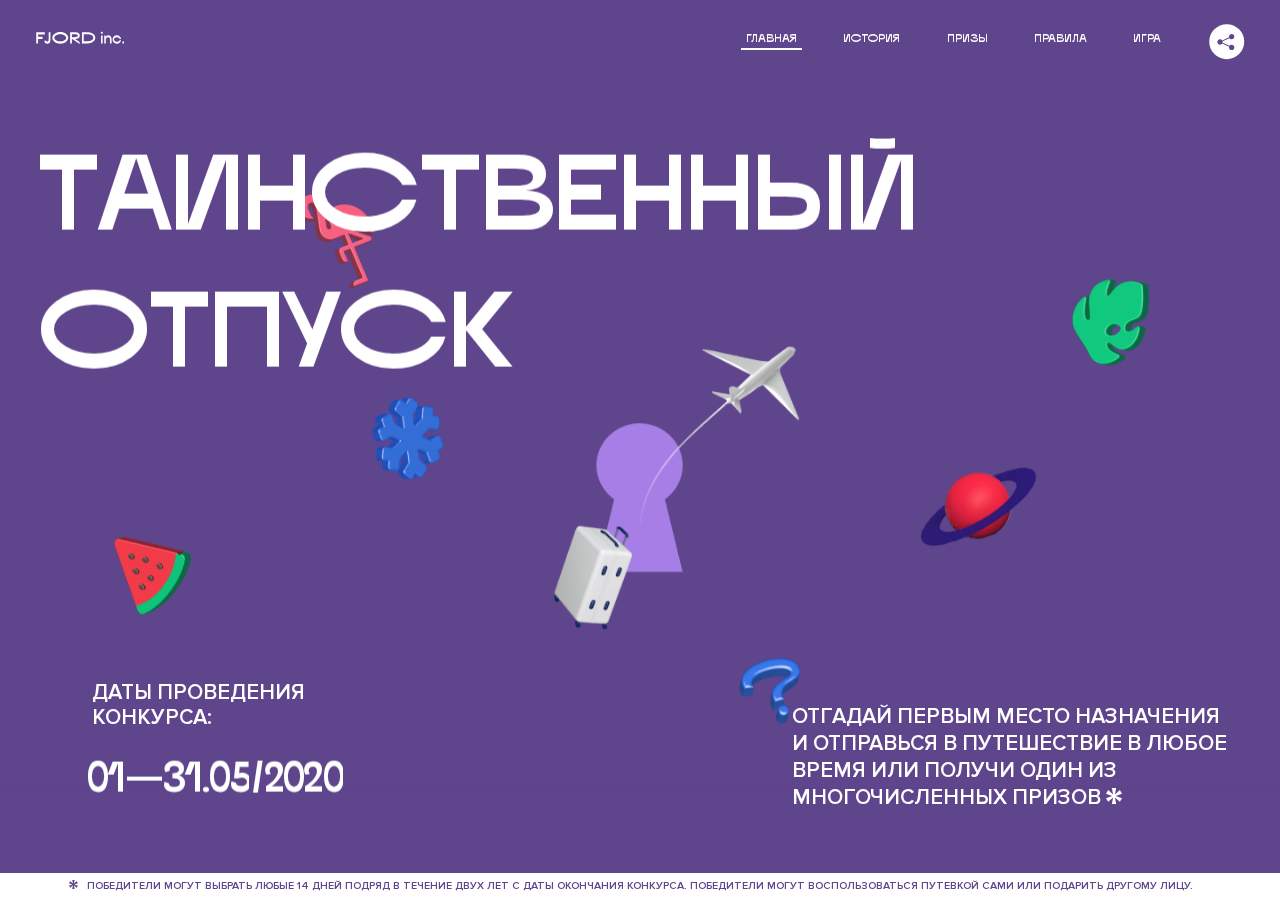
<file: 5/index.html>
<!DOCTYPE html>
<html lang="ru">
<head>
  <meta charset="UTF-8">
  <meta name="description" content="">
  <meta name="viewport" content="width=device-width, initial-scale=1.0">
  <meta http-equiv="X-UA-Compatible" content="ie=edge">
  <title>Mysterious Vacation</title>
<link href="css/style.min.css" rel="stylesheet">  <base href="https://htmlacademy-animation.github.io/1744451-magic-vacation-1/5/">
</head>
<body>

  <header class="page-header js-header">
    <div class="page-header__wrapper">
      <a href="#" class="page-header__logo" aria-label="Перейти на страницу FJORD.Inc">
        <svg width="100" height="15" viewBox="0 0 100 15" fill="none" xmlns="http://www.w3.org/2000/svg">
          <path d="M0.26 1.4V14H2.276V8.906H7.334V6.44H2.276V3.848H9.872V1.4H0.26ZM12.733 14.36C15.127 14.36 16.243 12.65 16.243 9.5V1.4H14.263V8.96C14.263 11.21 13.723 11.876 12.733 11.876C11.833 11.876 11.473 11.3 11.347 10.58L9.36702 10.94C9.63702 13.046 10.663 14.36 12.733 14.36ZM18.3918 7.7C18.3918 11.372 22.3878 14.36 27.3198 14.36C32.2518 14.36 36.2478 11.372 36.2478 7.7C36.2478 4.028 32.2518 1.04 27.3198 1.04C22.3878 1.04 18.3918 4.028 18.3918 7.7ZM20.6058 7.7C20.6058 5.378 23.6118 3.524 27.3198 3.524C30.9918 3.524 33.9798 5.378 33.9798 7.7C33.9798 10.004 30.9918 11.858 27.3198 11.858C23.6118 11.858 20.6058 10.004 20.6058 7.7ZM40.403 14V8.906H40.799L49.079 14.702V12.38L44.039 8.906H44.201C47.999 8.906 49.277 7.304 49.277 5.162C49.277 3.092 47.999 1.4 44.201 1.4H38.387V14H40.403ZM43.535 3.722C45.785 3.722 47.045 4.136 47.045 5.432C47.045 6.764 45.785 7.034 43.535 7.034H40.403V3.722H43.535ZM51.6936 1.382V14H57.8676C62.7456 14 66.7236 11.534 66.7236 7.7C66.7236 3.848 62.7456 1.382 57.8676 1.382H51.6936ZM53.7096 11.624V3.722H57.5436C61.5396 3.722 64.4916 5.018 64.4916 7.7C64.4916 10.238 61.5396 11.624 57.5436 11.624H53.7096ZM73.1832 14.018H74.9832V5H73.1832V14.018ZM72.9132 1.976C72.9132 2.57 73.3992 3.092 74.0832 3.092C74.7492 3.092 75.2352 2.57 75.2352 1.976C75.2352 1.382 74.7672 0.805999 74.0832 0.805999C73.3812 0.805999 72.9132 1.382 72.9132 1.976ZM76.7867 14H78.5687V9.104C78.7487 8.006 79.5947 6.962 81.0887 6.962C82.1147 6.962 83.2667 7.448 83.2667 9.554V14H85.0487V9.014C85.0487 6.152 83.2307 4.73 81.3587 4.73C79.9187 4.73 79.0727 5.558 78.5687 6.854V5H76.7867V14ZM90.9898 14.27C93.5098 14.27 95.3818 12.506 95.7238 10.328H94.0498C93.7258 11.3 92.6998 12.02 90.9898 12.02C88.8478 12.02 87.7678 10.922 87.7678 9.59C87.7678 8.24 88.8478 6.962 90.9898 6.962C92.7538 6.962 93.7978 7.844 94.0858 8.924H95.7418C95.4358 6.71 93.6178 4.73 90.9898 4.73C88.0918 4.73 86.1298 7.124 86.1298 9.59C86.1298 12.074 88.1278 14.27 90.9898 14.27ZM97.0693 12.938C97.0693 13.658 97.5553 14.144 98.2753 14.144C98.9953 14.144 99.4813 13.658 99.4813 12.938C99.4813 12.2 98.9953 11.714 98.2753 11.714C97.5553 11.714 97.0693 12.2 97.0693 12.938Z" fill="currentColor"></path>
        </svg>
      </a>
      <button class="page-header__toggler js-menu-toggler" type="button" aria-label="Управление мобильным меню"><span>Меню</span></button>
      <nav class="page-header__nav">
        <div class="page-header__menu js-menu" id="menu">
          <ul>
            <li>
              <a class="js-menu-link active" href="#top" data-href="top">главная</a>
            </li>
            <li>
              <a class="js-menu-link" href="#story" data-href="story">история</a>
            </li>
            <li>
              <a class="js-menu-link" href="#prizes" data-href="prizes">призы</a>
            </li>
            <li>
              <a class="js-menu-link" href="#rules" data-href="rules">правила</a>
            </li>
            <li>
              <a class="js-menu-link" href="#game" data-href="game">игра</a>
            </li>
          </ul>
        </div>
        <div class="page-header__social">
          <div class="social-block js-social-block">
            <button class="social-block__toggler" aria-label="Управлять блоком с социальными кнопками">
              <svg width="26" height="22" viewBox="0 0 27 22" fill="none" xmlns="http://www.w3.org/2000/svg">
                <path d="M19.6721 7.43664C21.6273 7.43664 23.213 5.85095 23.213 3.89566C23.213 1.94037 21.6273 0.354675 19.6721 0.354675C17.7168 0.354675 16.1311 1.94037 16.1311 3.89566C16.1311 4.19968 16.1728 4.49178 16.2458 4.77345L7.21751 8.95527C6.57519 8.05214 5.52303 7.46049 4.33078 7.46049C2.37549 7.46049 0.789795 9.04618 0.789795 11.0015C0.789795 12.9568 2.37549 14.5425 4.33078 14.5425C5.52303 14.5425 6.57668 13.9508 7.21751 13.0477L16.2458 17.2295C16.1743 17.5112 16.1311 17.8033 16.1311 18.1073C16.1311 20.0626 17.7168 21.6483 19.6721 21.6483C21.6273 21.6483 23.213 20.0626 23.213 18.1073C23.213 16.152 21.6273 14.5663 19.6721 14.5663C18.4798 14.5663 17.4262 15.158 16.7853 16.0611L7.75701 11.8793C7.82854 11.5976 7.87176 11.3055 7.87176 11.0015C7.87176 10.6974 7.83003 10.4053 7.75701 10.1237L16.7853 5.94186C17.4262 6.84499 18.4783 7.43664 19.6721 7.43664Z" fill="currentColor"></path>
              </svg>
            </button>
            <ul class="social-block__list">
              <li>
                <a class="social-block__link social-block__link--fb" href="#" aria-label="Мы на Facebook">
                  <svg width="8" height="17" viewBox="0 0 8 17" fill="none" xmlns="http://www.w3.org/2000/svg">
                    <path d="M4.24646 16.9899H1.09275L1.05793 8.49828H0V5.30707H1.05793V3.81124C1.05793 1.42084 2.57654 0 5.21735 0H7.41758V3.18585H5.30841C4.28262 3.18585 4.2478 3.48582 4.2478 4.24914V5.30707H7.42964L7.16716 8.49828H4.2478V16.9899H4.24646Z" fill="currentColor"></path>
                  </svg>
                </a>
              </li>
              <li>
                <a class="social-block__link social-block__link--insta" href="#" aria-label="Мы в Instagram">
                  <svg width="15" height="15" viewBox="0 0 15 15" fill="none" xmlns="http://www.w3.org/2000/svg">
                    <path d="M11.0197 0H4.19806C2.14246 0 0.471191 1.66993 0.471191 3.72285V10.5499C0.471191 12.6082 2.14112 14.2727 4.19806 14.2727H11.0197C13.0753 14.2727 14.7466 12.6082 14.7466 10.5499V3.72285C14.7466 1.67127 13.0753 0 11.0197 0ZM11.0197 12.4849H4.19806C3.13076 12.4849 2.26432 11.6158 2.26432 10.5512V3.72419C2.26432 2.65956 3.13076 1.79715 4.19806 1.79715H11.0197C12.087 1.79715 12.9535 2.6609 12.9535 3.72419V10.5512C12.9535 11.6145 12.087 12.4849 11.0197 12.4849Z" fill="currentColor"></path>
                    <path d="M7.60887 3.11084C5.38989 3.11084 3.58203 4.9187 3.58203 7.14036C3.58203 9.35532 5.38989 11.1645 7.60887 11.1645C9.83053 11.1645 11.6357 9.35666 11.6357 7.14036C11.6357 4.9187 9.83053 3.11084 7.60887 3.11084ZM7.60887 9.36871C6.37551 9.36871 5.37784 8.37372 5.37784 7.14036C5.37784 5.90699 6.37551 4.90665 7.60887 4.90665C8.83822 4.90665 9.84259 5.90833 9.84259 7.14036C9.84392 8.37238 8.83822 9.36871 7.60887 9.36871Z" fill="currentColor"></path>
                    <path d="M11.3573 2.35962C10.8256 2.35962 10.3931 2.79752 10.3931 3.32381C10.3931 3.85546 10.8256 4.29336 11.3573 4.29336C11.8862 4.29336 12.3215 3.85546 12.3215 3.32381C12.3215 2.79752 11.8862 2.35962 11.3573 2.35962Z" fill="currentColor"></path>
                  </svg>
                </a>
              </li>
              <li>
                <a class="social-block__link social-block__link--vk" href="#" aria-label="Мы ВКонтакте">
                  <svg width="17" height="10" viewBox="0 0 17 10" fill="none" xmlns="http://www.w3.org/2000/svg">
                    <path d="M14.1234 4.9002C14.1234 4.9002 16.3623 1.72708 16.5866 0.680242C16.6595 0.312285 16.4947 0.103188 16.1069 0.103188C16.1069 0.103188 14.8193 0.103188 14.168 0.103188C13.7235 0.103188 13.5587 0.293278 13.4235 0.579768C13.4235 0.579768 12.3724 2.82553 11.0969 4.24712C10.6861 4.70333 10.4781 4.84318 10.2511 4.84318C10.0646 4.84318 9.98625 4.6911 9.98625 4.27834V0.649016C9.98625 0.147997 9.92545 0.00135496 9.5066 0.00135496H6.39628C6.15578 0.00135496 6.0085 0.134417 6.0085 0.324506C6.0085 0.801084 6.73406 0.908351 6.73406 2.20231V4.87305C6.73406 5.40529 6.70569 5.61575 6.45303 5.61575C5.78016 5.61575 4.19528 3.30618 3.30623 0.678887C3.12923 0.145282 2.93737 0 2.43475 0H0.486409C0.205373 0 0 0.190085 0 0.476576C0 0.991172 0.60666 3.40801 2.99277 6.64358C4.59927 8.8201 6.70569 10 8.60269 10C9.76196 10 10.0416 9.80312 10.0416 9.31432V7.63883C10.0416 7.22607 10.2065 7.04956 10.4429 7.04956C10.7078 7.04956 11.1847 7.13238 12.2805 8.22268C13.5843 9.47862 13.6762 10 14.3896 10H16.5676C16.7919 10 17 9.89273 17 9.52342C17 9.02919 16.3623 8.15343 15.384 7.10659C14.9801 6.56755 14.3302 5.98914 14.1248 5.72301C13.8275 5.40801 13.9154 5.23014 14.1234 4.9002Z" fill="currentColor"></path>
                  </svg>
                </a>
              </li>
            </ul>
          </div>
        </div>
      </nav>
    </div>
  </header>

  <main class="page-content">

    <section class="animation-screen"></section>

    <section class="screen screen--hidden screen--intro js-scrollspy" id="top">
      <div class="screen__wrapper">
        <div class="intro">
          <h1 class="intro__title">Таинственный отпуск</h1>
          <div class="intro__content">
            <div class="intro__info">
              <p class="intro__label">Даты проведения конкурса:</p>
              <p class="intro__date">01 — 31.05 / 2020</p>
            </div>
            <div class="intro__message">
              <p>
                Отгадай первым место назначения и&nbsp;отправься в&nbsp;путешествие в&nbsp;любое время или получи один из многочисленных призов
                <svg width="16" height="16" viewBox="0 0 10 10" fill="none" xmlns="http://www.w3.org/2000/svg">
                  <path d="M0 6.35337L3.90271 4.99012L0 3.64663L1.34615 1.32374L4.44287 4.01073L3.67364 0H6.34615L5.57692 4.01073L8.65385 1.32374L10 3.64663L6.13405 4.99012L10 6.35337L8.65385 8.65651L5.57692 5.98927L6.34615 10H3.67364L4.44287 5.96952L1.34615 8.65651L0 6.35337Z" fill="currentColor"></path>
                </svg>
              </p>
            </div>
          </div>
        </div>
      </div>
      <div class="screen__footer js-footer">
        <button class="screen__footer-enlarge js-footer-toggler" type="button" aria-label="Показать сообщение">
          <svg width="10" height="10" viewBox="0 0 10 10" fill="none" xmlns="http://www.w3.org/2000/svg">
            <path d="M0 6.35337L3.90271 4.99012L0 3.64663L1.34615 1.32374L4.44287 4.01073L3.67364 0H6.34615L5.57692 4.01073L8.65385 1.32374L10 3.64663L6.13405 4.99012L10 6.35337L8.65385 8.65651L5.57692 5.98927L6.34615 10H3.67364L4.44287 5.96952L1.34615 8.65651L0 6.35337Z" fill="currentColor"></path>
          </svg>
        </button>
        <button class="screen__footer-collapse js-footer-toggler" type="button" aria-label="Скрыть сообщение">
          <svg width="13" height="13" viewBox="0 0 13 13" fill="none" xmlns="http://www.w3.org/2000/svg">
            <line x1="12.3536" y1="0.353553" x2="0.738349" y2="11.9688" stroke="currentColor"></line>
            <line x1="0.738319" y1="0.539925" x2="12.3535" y2="12.1551" stroke="currentColor"></line>
          </svg>
        </button>
        <div class="screen__footer-wrapper">
          <div class="screen__footer-announce">
            <p class="screen__footer-label">Даты проведения конкурса:</p>
            <p class="screen__footer-date">01 — 31.05 / 2020</p>
          </div>
          <div class="screen__footer-note">
            <p>
              <svg width="10" height="10" viewBox="0 0 10 10" fill="none" xmlns="http://www.w3.org/2000/svg">
                <path d="M0 6.35337L3.90271 4.99012L0 3.64663L1.34615 1.32374L4.44287 4.01073L3.67364 0H6.34615L5.57692 4.01073L8.65385 1.32374L10 3.64663L6.13405 4.99012L10 6.35337L8.65385 8.65651L5.57692 5.98927L6.34615 10H3.67364L4.44287 5.96952L1.34615 8.65651L0 6.35337Z" fill="currentColor"></path>
              </svg>
              <span>Победители могут выбрать любые 14 дней подряд в&nbsp;течение двух лет с&nbsp;даты окончания конкурса. Победители могут воспользоваться путевкой сами или подарить другому лицу.</span>
            </p>
          </div>
        </div>
      </div>
    </section>

    <section class="screen screen--hidden screen--story js-scrollspy" id="story">

      <div class="slider swiper-container js-slider">

        <div class="swiper-wrapper">

          <div class="slider__item swiper-slide">
            <h2 class="slider__item-title">История</h2>
            <p class="slider__item-text">Джеймс Таргет был основателем компании &laquo;Fjord Inc.&raquo;. С&nbsp;1965 года &laquo;Fjord Inc.&raquo; прославилась надёжными и&nbsp;удобными чемоданами и&nbsp;аксессуарами для туристов.</p>
          </div>

          <div class="slider__item swiper-slide">
            <p class="slider__item-text">Когда Джеймсу было 7&nbsp;лет, в&nbsp;их&nbsp;доме гостил дядюшка и&nbsp;развлекал детей рассказами о&nbsp;своей поездке в&nbsp;место, показавшееся малышу Таргету невероятным. Тогда Джеймс решил, что однажды посетит его, но&nbsp;не&nbsp;будет рассказывать о&nbsp;мечте, пока не&nbsp;осуществит.</p>
          </div>

          <div class="slider__item swiper-slide">
            <p class="slider__item-text">Джеймс Таргет стал увлеченным путешественником. Он&nbsp;посетил 5&nbsp;континентов, 126&nbsp;стран.</p>
          </div>

          <div class="slider__item swiper-slide">
            <p class="slider__item-text">Он&nbsp;сплавлялся по&nbsp;Амазонке и&nbsp;погружался в&nbsp;пещеры Франции, медитировал в&nbsp;горах Тибета и&nbsp;пожимал руку вождя племени Акугауа.</p>
          </div>

          <div class="slider__item swiper-slide">
            <p class="slider__item-text">Из&nbsp;своих поездок Джеймс Таргет привозил идеи, как сделать свои чемоданы &laquo;Fjord Inc.&raquo; удобными и&nbsp;приспособленными к&nbsp;разным дорожным условиям.</p>
          </div>

          <div class="slider__item swiper-slide">
            <p class="slider__item-text">Всё это время Джеймс не&nbsp;оставлял идею поездки своей мечты. Однако, как только он&nbsp;брался за&nbsp;планирование, возникали препятствия, не&nbsp;позволяющие отправиться туда.</p>
          </div>

          <div class="slider__item swiper-slide">
            <p class="slider__item-text">В&nbsp;возрасте 67&nbsp;лет Джеймс Таргет попал под лавину и&nbsp;погиб. В&nbsp;своём завещании он&nbsp;поручил отправить в&nbsp;заветное путешествие трёх смельчаков, единых с&nbsp;ним духом.</p>
          </div>

          <div class="slider__item swiper-slide">
            <p class="slider__item-text">Тех, кто сможет узнать таинственное место, задавая вопросы специально обученному ИИ&nbsp;&laquo;Соне&raquo;, ждет фантастическое путешествие.</p>
          </div>
        </div>
        <div class="slider__controls">
          <button class="slider__control slider__control--prev js-control-prev" type="button" aria-label="Показать предыдущую историю">
            <svg width="12" height="22" viewBox="0 0 12 22" fill="none" xmlns="http://www.w3.org/2000/svg">
              <path d="M11 1L1 11L11 21" stroke="currentColor" stroke-width="2" stroke-linejoin="round"></path>
            </svg>
          </button>
          <button class="slider__control slider__control--next js-control-next" type="button" aria-label="Показать следующую историю">
            <svg width="12" height="22" viewBox="0 0 12 22" fill="none" xmlns="http://www.w3.org/2000/svg">
              <path d="M1 1L11 11L1 21" stroke="currentColor" stroke-width="2" stroke-linejoin="round"></path>
            </svg>
          </button>
        </div>
        <div class="slider__pagination swiper-pagination"></div>
      </div>
    </section>

    <section class="screen screen--hidden screen--prizes js-scrollspy" id="prizes">
      <div class="screen__wrapper">
        <div class="prizes">
          <h2 class="prizes__title">ПРизы</h2>
          <div class="prizes__lead">
            <p>Найди ответ и&nbsp;получи один из&nbsp;призов:</p>
          </div>
          <ul class="prizes__list">
            <li class="prizes__item prizes__item--journeys">
              <div class="prizes__icon">
                <picture>
                  <source srcset="img/prize1-mob.svg" media="(orientation: portrait)">
                  <img src="img/prize1.svg" alt="">
                </picture>
              </div>
              <p class="prizes__desc">
                <b>3</b>
                <span>загадочных путешествия</span>
              </p>
            </li>
            <li class="prizes__item prizes__item--cases">
              <div class="prizes__icon">
                <picture>
                  <source srcset="img/prize2-mob.svg" media="(orientation: portrait)">
                  <img src="img/prize2.svg" alt="">
                </picture>
              </div>
              <p class="prizes__desc">
                <b>7</b>
                <span>надежных чемоданов</span>
              </p>
            </li>
            <li class="prizes__item prizes__item--codes">
              <div class="prizes__icon">
                <picture>
                  <source srcset="img/prize3-mob.svg" media="(orientation: portrait)">
                  <img src="img/prize3.svg" alt="">
                </picture>
              </div>
              <p class="prizes__desc">
                <b>900</b>
                <span>
                  промокодов на&nbsp;скидку 15%
                  <svg width="10" height="10" viewBox="0 0 10 10" fill="none" xmlns="http://www.w3.org/2000/svg">
                    <path d="M0 6.35337L3.90271 4.99012L0 3.64663L1.34615 1.32374L4.44287 4.01073L3.67364 0H6.34615L5.57692 4.01073L8.65385 1.32374L10 3.64663L6.13405 4.99012L10 6.35337L8.65385 8.65651L5.57692 5.98927L6.34615 10H3.67364L4.44287 5.96952L1.34615 8.65651L0 6.35337Z" fill="currentColor"></path>
                  </svg>
                </span>
              </p>
            </li>
          </ul>
        </div>
      </div>
      <div class="screen__footer js-footer">
        <button class="screen__footer-enlarge js-footer-toggler" type="button" aria-label="Показать сообщение">
          <svg width="10" height="10" viewBox="0 0 10 10" fill="none" xmlns="http://www.w3.org/2000/svg">
            <path d="M0 6.35337L3.90271 4.99012L0 3.64663L1.34615 1.32374L4.44287 4.01073L3.67364 0H6.34615L5.57692 4.01073L8.65385 1.32374L10 3.64663L6.13405 4.99012L10 6.35337L8.65385 8.65651L5.57692 5.98927L6.34615 10H3.67364L4.44287 5.96952L1.34615 8.65651L0 6.35337Z" fill="currentColor"></path>
          </svg>
        </button>
        <button class="screen__footer-collapse js-footer-toggler" type="button" aria-label="Скрыть сообщение">
          <svg width="13" height="13" viewBox="0 0 13 13" fill="none" xmlns="http://www.w3.org/2000/svg">
            <line x1="12.3536" y1="0.353553" x2="0.738349" y2="11.9688" stroke="currentColor"></line>
            <line x1="0.738319" y1="0.539925" x2="12.3535" y2="12.1551" stroke="currentColor"></line>
          </svg>
        </button>
        <div class="screen__footer-wrapper">
          <div class="screen__footer-announce">
            <p class="screen__footer-label">Даты проведения конкурса:</p>
            <p class="screen__footer-date">01 — 31.05 / 2020</p>
          </div>
          <div class="screen__footer-note">
            <p>
              <svg width="10" height="10" viewBox="0 0 10 10" fill="none" xmlns="http://www.w3.org/2000/svg">
                <path d="M0 6.35337L3.90271 4.99012L0 3.64663L1.34615 1.32374L4.44287 4.01073L3.67364 0H6.34615L5.57692 4.01073L8.65385 1.32374L10 3.64663L6.13405 4.99012L10 6.35337L8.65385 8.65651L5.57692 5.98927L6.34615 10H3.67364L4.44287 5.96952L1.34615 8.65651L0 6.35337Z" fill="currentColor"></path>
              </svg>
              <span>Скидка&nbsp;15% на&nbsp;единоразовое приобретение путёвки с&nbsp;1&nbsp;июня 2020 по&nbsp;31&nbsp;мая 2022&nbsp;года. Суммируется с&nbsp;другими акциями</span>
            </p>
          </div>
        </div>
      </div>
    </section>

    <section class="screen screen--hidden screen--rules js-scrollspy" id="rules">
      <div class="screen__wrapper">
        <div class="rules">
          <h2 class="rules__title">Правила</h2>
          <div class="rules__lead">
            <p>Для того чтобы получить наследство Джеймса Таргета, тебе нужно выведать у&nbsp;&laquo;Сони&raquo;, куда предстоит отправиться тебе в&nbsp;случае победы</p>
          </div>
          <ol class="rules__list">
            <li class="rules__item">
              <p>Тебе отводится <br>5&nbsp;минут</p>
            </li>
            <li class="rules__item">
              <p>Задавай любые вопросы в&nbsp;текстовом поле</p>
            </li>
            <li class="rules__item">
              <p>Нажимай кнопку &laquo;Узнать&raquo;, чтобы получить ответ</p>
            </li>
            <li class="rules__item">
              <p>&laquo;Соня&raquo; может отвечать только&nbsp;Да или Нет</p>
            </li>
          </ol>
          <a href="#game" class="rules__link btn">Погнали!</a>
        </div>
      </div>
      <div class="screen__disclaimer">
        <div class="disclaimer">
          <ul>
            <li>
              <a href="#">Правовая информация</a>
            </li>
            <li>
              <a href="#">Подробные правила</a>
            </li>
          </ul>
        </div>
      </div>
    </section>

    <section class="screen screen--hidden screen--game js-scrollspy" id="game">
      <div class="screen__wrapper">
        <div class="game">
          <div class="game__header">
            <h2 class="game__title">Игра</h2>
            <div class="game__counter">
              <span>05</span>:<span>00</span>
            </div>
          </div>
          <div class="game__body">
            <div class="chat">
              <div class="chat__body js-chat">
                <ul class="chat__list" id="messages"></ul>
              </div>
              <div class="chat__footer">
                <form action="#" method="post" class="form" id="message-form">
                  <label for="message-field" class="visually-hidden">Поле для ввода вопроса</label>
                  <input type="text" class="form__field" id="message-field">
                  <button class="form__button btn">
                    Узнать
                    <svg width="18" height="19" viewBox="0 0 18 19" fill="none" xmlns="http://www.w3.org/2000/svg">
                      <path stroke="currentColor" stroke-width="2" d="M9 19V1"></path>
                      <path d="M1 9l8-8 8 8" stroke="currentColor" stroke-width="2" stroke-linejoin="round"></path>
                    </svg>
                  </button>
                </form>
              </div>
            </div>
          </div>
          <!-- временные кнопки для показа результата -->
          <div class="game__buttons">
            <button class="game__button btn js-show-result" type="button" data-target="result">Положительный результат</button>
            <button class="game__button btn js-show-result" type="button" data-target="result2">Положительный результат - 2</button>
            <button class="game__button btn js-show-result" type="button" data-target="result3">Отрицательный результат</button>
          </div>
        </div>
      </div>
    </section>

    <section class="screen screen--hidden screen--result" id="result">
      <div class="screen__wrapper">
        <div class="result result--trip">
          <div class="result__image">
            <picture>
              <source srcset="img/result1-mob.png 1x, img/result1-mob@2x.png 2x" media="(max-width: 768px) and (orientation: portrait)">
              <img src="img/result1.png" srcset="img/result1@2x.png 2x" alt="">
            </picture>
          </div>
          <h2 class="result__title">
            <span class="visually-hidden">ПОбеда!</span>
            <svg xmlns="http://www.w3.org/2000/svg" viewBox="0 0 568.85 109.24">
              <path d="M16,24.44V92H2.6V8H75V92H61.52V24.44H16Z" transform="translate(-2.1 -1.5)" fill="none" stroke="currentColor"></path>
              <path d="M148.76,5.6c32.88,0,59.52,19.92,59.52,44.4s-26.64,44.4-59.52,44.4S89.24,74.48,89.24,50,115.88,5.6,148.76,5.6Zm0,72.12c24.48,0,44.4-12.36,44.4-27.72s-19.92-27.84-44.4-27.84C124,22.16,104,34.52,104,50S124,77.72,148.76,77.72Z" transform="translate(-2.1 -1.5)" fill="none" stroke="currentColor"></path>
              <path d="M287.36,8V24.44H236v14.4h25.32c25.44,0,34,11.16,34,26.52,0,15.6-8.52,26.64-34,26.64H222.56V8h64.8ZM256.88,76.52c15.12,0,23.52-2,23.52-11.52S272,54.44,256.88,54.44H236V76.52h20.88Z" transform="translate(-2.1 -1.5)" fill="none" stroke="currentColor"></path>
              <path d="M371.47,8V24.44H320.84V41.6h33.6V58h-33.6V75.56h50.64V92H307.4V8h64.08Z" transform="translate(-2.1 -1.5)" fill="none" stroke="currentColor"></path>
              <path d="M382.39,110.24V75.56h7.44c4.56-4.68,7.8-18.36,8.76-56L399,8h48.6V75.56h10v34.68H442.87V92H397v18.24H382.39Zm51.72-34.68V24.44H411.55v3.12c-0.48,22.44-3.24,37.68-7.2,48h29.76Z" transform="translate(-2.1 -1.5)" fill="none" stroke="currentColor"></path>
              <path d="M463.75,92l28-84h27.12l28.08,84H533.47l-7.8-23.52h-37.8L480.07,92H463.75Zm56.64-40L507,11.84,493.51,52h26.88Z" transform="translate(-2.1 -1.5)" fill="none" stroke="currentColor"></path>
              <path d="M554.12,70.4L555.55,2H569l1.44,68.4H554.12Zm8.28,6.36c4.8,0,8,3.24,8,8.16a8,8,0,1,1-16.08,0C554.35,80,557.59,76.76,562.39,76.76Z" transform="translate(-2.1 -1.5)" fill="none" stroke="currentColor"></path>
            </svg>
          </h2>
          <div class="result__text">
            <p>ты&nbsp;отправляешься в&nbsp;Арктику!</p>
          </div>
          <div class="result__form">
            <form action="#" method="post" class="form form--result">
              <label for="email-field" class="form__label">зарегистрируй результат</label>
              <input type="email" class="form__field" id="email-field" placeholder="e-mail для регистации результата и получения приза" required="">
              <button class="form__button btn">
                отправить
                <svg width="18" height="19" viewBox="0 0 18 19" fill="none" xmlns="http://www.w3.org/2000/svg">
                  <path stroke="currentColor" stroke-width="2" d="M9 19V1"></path>
                  <path d="M1 9l8-8 8 8" stroke="currentColor" stroke-width="2" stroke-linejoin="round"></path>
                </svg>
              </button>
            </form>
          </div>
        </div>
      </div>
    </section>

    <section class="screen screen--hidden screen--result" id="result2">
      <div class="screen__wrapper">
        <div class="result result--prize">
          <div class="result__image">
            <img class="leaf-blue-1" src="img/leaf_blue_1.png" alt="">
            <img class="leaf-blue-2" src="img/leaf_blue_2.png" alt="">
            <img class="leaf-green" src="img/leaf_green.png" alt="">
            <img class="suitcase" src="img/suitcase.png" alt="">
            <img class="flamingo" src="img/flamingo.png" alt="">
          </div>
          <h2 class="result__title">
            <span class="visually-hidden">ПОбеда!</span>
            <svg xmlns="http://www.w3.org/2000/svg" viewBox="0 0 568.85 109.24">
              <path d="M16,24.44V92H2.6V8H75V92H61.52V24.44H16Z" transform="translate(-2.1 -1.5)" fill="none" stroke="currentColor"></path>
              <path d="M148.76,5.6c32.88,0,59.52,19.92,59.52,44.4s-26.64,44.4-59.52,44.4S89.24,74.48,89.24,50,115.88,5.6,148.76,5.6Zm0,72.12c24.48,0,44.4-12.36,44.4-27.72s-19.92-27.84-44.4-27.84C124,22.16,104,34.52,104,50S124,77.72,148.76,77.72Z" transform="translate(-2.1 -1.5)" fill="none" stroke="currentColor"></path>
              <path d="M287.36,8V24.44H236v14.4h25.32c25.44,0,34,11.16,34,26.52,0,15.6-8.52,26.64-34,26.64H222.56V8h64.8ZM256.88,76.52c15.12,0,23.52-2,23.52-11.52S272,54.44,256.88,54.44H236V76.52h20.88Z" transform="translate(-2.1 -1.5)" fill="none" stroke="currentColor"></path>
              <path d="M371.47,8V24.44H320.84V41.6h33.6V58h-33.6V75.56h50.64V92H307.4V8h64.08Z" transform="translate(-2.1 -1.5)" fill="none" stroke="currentColor"></path>
              <path d="M382.39,110.24V75.56h7.44c4.56-4.68,7.8-18.36,8.76-56L399,8h48.6V75.56h10v34.68H442.87V92H397v18.24H382.39Zm51.72-34.68V24.44H411.55v3.12c-0.48,22.44-3.24,37.68-7.2,48h29.76Z" transform="translate(-2.1 -1.5)" fill="none" stroke="currentColor"></path>
              <path d="M463.75,92l28-84h27.12l28.08,84H533.47l-7.8-23.52h-37.8L480.07,92H463.75Zm56.64-40L507,11.84,493.51,52h26.88Z" transform="translate(-2.1 -1.5)" fill="none" stroke="currentColor"></path>
              <path d="M554.12,70.4L555.55,2H569l1.44,68.4H554.12Zm8.28,6.36c4.8,0,8,3.24,8,8.16a8,8,0,1,1-16.08,0C554.35,80,557.59,76.76,562.39,76.76Z" transform="translate(-2.1 -1.5)" fill="none" stroke="currentColor"></path>
            </svg>
          </h2>
          <div class="result__text">
            <p>чемодан &laquo;Fjord&nbsp;Inc.&raquo;&nbsp;твой</p>
          </div>
          <div class="result__form">
            <form action="#" method="post" class="form form--result">
              <label for="email-field2" class="form__label">зарегистрируй результат</label>
              <input type="email" class="form__field" id="email-field2" placeholder="e-mail для регистации результата и получения приза" required="">
              <button class="form__button btn">
                отправить
                <svg width="18" height="19" viewBox="0 0 18 19" fill="none" xmlns="http://www.w3.org/2000/svg">
                  <path stroke="currentColor" stroke-width="2" d="M9 19V1"></path>
                  <path d="M1 9l8-8 8 8" stroke="currentColor" stroke-width="2" stroke-linejoin="round"></path>
                </svg>
              </button>
            </form>
          </div>
        </div>
      </div>
    </section>

    <section class="screen screen--hidden screen--result" id="result3">
      <div class="screen__wrapper">
        <div class="result result--negative">
          <div class="result__image">
            <picture>
              <source srcset="img/result3-mob.png 1x, img/result3-mob@2x.png 2x" media="(max-width: 768px) and (orientation: portrait)">
              <img src="img/result3.png" srcset="img/result3@2x.png 2x" alt="">
            </picture>
          </div>
          <h2 class="result__title">
            <span class="visually-hidden">Не угадал!</span>
            <svg xmlns="http://www.w3.org/2000/svg" viewBox="0 0 660.77 109.24">
              <path d="M2.66,92V8H16.1V42.2H53.3V8H66.74V92H53.3V58.64H16.1V92H2.66Z" transform="translate(-2.16 -1.5)" fill="none" stroke="currentColor"></path>
              <path d="M147.62,8V24.44H97V41.6h33.6V58H97V75.56h50.64V92H83.54V8h64.08Z" transform="translate(-2.16 -1.5)" fill="none" stroke="currentColor"></path>
              <path d="M199.22,8l20.52,42.36L235.34,8h16.44l-31,84H204.38l9.48-25.92L185.78,8h13.44Z" transform="translate(-2.16 -1.5)" fill="none" stroke="currentColor"></path>
              <path d="M273.74,24.44V92H260.3V8h50.16V24.44H273.74Z" transform="translate(-2.16 -1.5)" fill="none" stroke="currentColor"></path>
              <path d="M307.1,92l28-84h27.12l28.08,84H376.82L369,68.48h-37.8L323.42,92H307.1Zm56.64-40L350.3,11.84,336.86,52h26.88Z" transform="translate(-2.16 -1.5)" fill="none" stroke="currentColor"></path>
              <path d="M396.38,110.24V75.56h7.44c4.56-4.68,7.8-18.36,8.76-56L412.94,8h48.6V75.56h10v34.68H456.86V92H411v18.24H396.38ZM448.1,75.56V24.44H425.54v3.12c-0.48,22.44-3.24,37.68-7.2,48H448.1Z" transform="translate(-2.16 -1.5)" fill="none" stroke="currentColor"></path>
              <path d="M477.74,92l28-84h27.12L560.9,92H547.46l-7.8-23.52h-37.8L494.06,92H477.74Zm56.64-40-13.44-40.2L507.5,52h26.88Z" transform="translate(-2.16 -1.5)" fill="none" stroke="currentColor"></path>
              <path d="M568.7,76.88a13.77,13.77,0,0,0,5,1c6.6,0,10.44-6.24,12-58.32L586.22,8h46.2V92H619V24.44H598.82l-0.12,3.12C597.14,81,589,94.4,573.74,94.4a28.55,28.55,0,0,1-6.72-.84Z" transform="translate(-2.16 -1.5)" fill="none" stroke="currentColor"></path>
              <path d="M646.1,70.4L647.54,2H661l1.44,68.4H646.1Zm8.28,6.36c4.8,0,8,3.24,8,8.16a8,8,0,0,1-16.08,0C646.34,80,649.58,76.76,654.38,76.76Z" transform="translate(-2.16 -1.5)" fill="none" stroke="currentColor"></path>
            </svg>
          </h2>
          <button class="result__button js-play" type="button">
            не сдавайся!
            <span>
              <svg width="27" height="22" viewBox="0 0 27 22" fill="none" xmlns="http://www.w3.org/2000/svg">
                <path d="M10.6899 1.47998C5.42992 1.47998 1.16992 5.73998 1.16992 11C1.16992 16.26 5.42992 20.52 10.6899 20.52C15.9499 20.52 20.2099 16.26 20.2099 11V7.13998" stroke="currentColor" stroke-width="2" stroke-miterlimit="10"></path>
                <path d="M15.1099 12.5099L20.1499 7.13989L25.3099 12.6299" stroke="currentColor" stroke-width="2" stroke-miterlimit="10" stroke-linejoin="round"></path>
              </svg>
            </span>
          </button>
        </div>
      </div>
    </section>

    <section class="overlay"></section>

  </main>

<script src="js/script.js"></script></body>
</html>
</file>
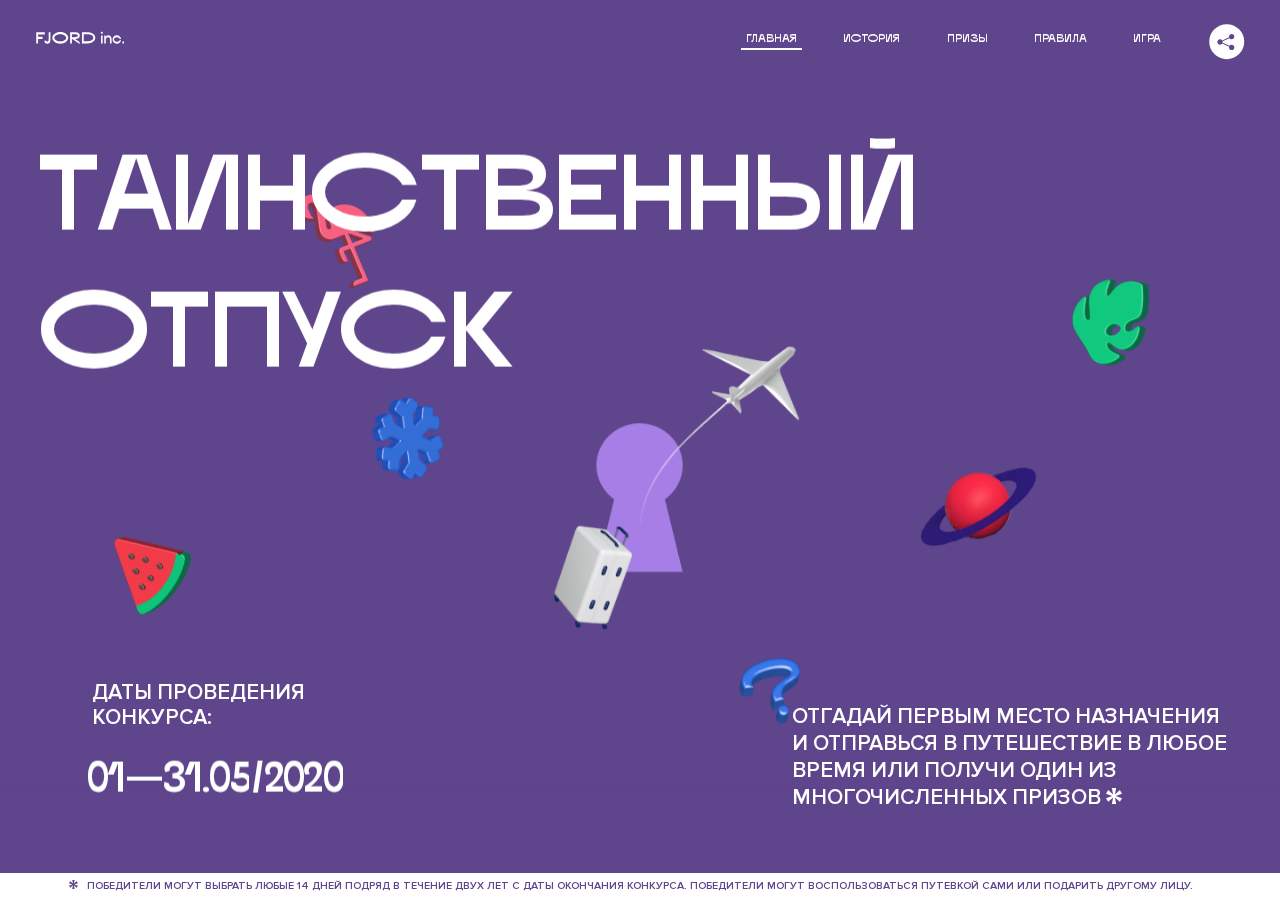
<file: 6/index.html>
<!DOCTYPE html>
<html lang="ru">
<head>
  <meta charset="UTF-8">
  <meta name="description" content="">
  <meta name="viewport" content="width=device-width, initial-scale=1.0">
  <meta http-equiv="X-UA-Compatible" content="ie=edge">
  <title>Mysterious Vacation</title>
<link href="css/style.min.css" rel="stylesheet">  <base href="https://htmlacademy-animation.github.io/1744451-magic-vacation-1/6/">
</head>
<body>

  <header class="page-header js-header">
    <div class="page-header__wrapper">
      <a href="#" class="page-header__logo" aria-label="Перейти на страницу FJORD.Inc">
        <svg width="100" height="15" viewBox="0 0 100 15" fill="none" xmlns="http://www.w3.org/2000/svg">
          <path d="M0.26 1.4V14H2.276V8.906H7.334V6.44H2.276V3.848H9.872V1.4H0.26ZM12.733 14.36C15.127 14.36 16.243 12.65 16.243 9.5V1.4H14.263V8.96C14.263 11.21 13.723 11.876 12.733 11.876C11.833 11.876 11.473 11.3 11.347 10.58L9.36702 10.94C9.63702 13.046 10.663 14.36 12.733 14.36ZM18.3918 7.7C18.3918 11.372 22.3878 14.36 27.3198 14.36C32.2518 14.36 36.2478 11.372 36.2478 7.7C36.2478 4.028 32.2518 1.04 27.3198 1.04C22.3878 1.04 18.3918 4.028 18.3918 7.7ZM20.6058 7.7C20.6058 5.378 23.6118 3.524 27.3198 3.524C30.9918 3.524 33.9798 5.378 33.9798 7.7C33.9798 10.004 30.9918 11.858 27.3198 11.858C23.6118 11.858 20.6058 10.004 20.6058 7.7ZM40.403 14V8.906H40.799L49.079 14.702V12.38L44.039 8.906H44.201C47.999 8.906 49.277 7.304 49.277 5.162C49.277 3.092 47.999 1.4 44.201 1.4H38.387V14H40.403ZM43.535 3.722C45.785 3.722 47.045 4.136 47.045 5.432C47.045 6.764 45.785 7.034 43.535 7.034H40.403V3.722H43.535ZM51.6936 1.382V14H57.8676C62.7456 14 66.7236 11.534 66.7236 7.7C66.7236 3.848 62.7456 1.382 57.8676 1.382H51.6936ZM53.7096 11.624V3.722H57.5436C61.5396 3.722 64.4916 5.018 64.4916 7.7C64.4916 10.238 61.5396 11.624 57.5436 11.624H53.7096ZM73.1832 14.018H74.9832V5H73.1832V14.018ZM72.9132 1.976C72.9132 2.57 73.3992 3.092 74.0832 3.092C74.7492 3.092 75.2352 2.57 75.2352 1.976C75.2352 1.382 74.7672 0.805999 74.0832 0.805999C73.3812 0.805999 72.9132 1.382 72.9132 1.976ZM76.7867 14H78.5687V9.104C78.7487 8.006 79.5947 6.962 81.0887 6.962C82.1147 6.962 83.2667 7.448 83.2667 9.554V14H85.0487V9.014C85.0487 6.152 83.2307 4.73 81.3587 4.73C79.9187 4.73 79.0727 5.558 78.5687 6.854V5H76.7867V14ZM90.9898 14.27C93.5098 14.27 95.3818 12.506 95.7238 10.328H94.0498C93.7258 11.3 92.6998 12.02 90.9898 12.02C88.8478 12.02 87.7678 10.922 87.7678 9.59C87.7678 8.24 88.8478 6.962 90.9898 6.962C92.7538 6.962 93.7978 7.844 94.0858 8.924H95.7418C95.4358 6.71 93.6178 4.73 90.9898 4.73C88.0918 4.73 86.1298 7.124 86.1298 9.59C86.1298 12.074 88.1278 14.27 90.9898 14.27ZM97.0693 12.938C97.0693 13.658 97.5553 14.144 98.2753 14.144C98.9953 14.144 99.4813 13.658 99.4813 12.938C99.4813 12.2 98.9953 11.714 98.2753 11.714C97.5553 11.714 97.0693 12.2 97.0693 12.938Z" fill="currentColor"></path>
        </svg>
      </a>
      <button class="page-header__toggler js-menu-toggler" type="button" aria-label="Управление мобильным меню"><span>Меню</span></button>
      <nav class="page-header__nav">
        <div class="page-header__menu js-menu" id="menu">
          <ul>
            <li>
              <a class="js-menu-link active" href="#top" data-href="top">главная</a>
            </li>
            <li>
              <a class="js-menu-link" href="#story" data-href="story">история</a>
            </li>
            <li>
              <a class="js-menu-link" href="#prizes" data-href="prizes">призы</a>
            </li>
            <li>
              <a class="js-menu-link" href="#rules" data-href="rules">правила</a>
            </li>
            <li>
              <a class="js-menu-link" href="#game" data-href="game">игра</a>
            </li>
          </ul>
        </div>
        <div class="page-header__social">
          <div class="social-block js-social-block">
            <button class="social-block__toggler" aria-label="Управлять блоком с социальными кнопками">
              <svg width="26" height="22" viewBox="0 0 27 22" fill="none" xmlns="http://www.w3.org/2000/svg">
                <path d="M19.6721 7.43664C21.6273 7.43664 23.213 5.85095 23.213 3.89566C23.213 1.94037 21.6273 0.354675 19.6721 0.354675C17.7168 0.354675 16.1311 1.94037 16.1311 3.89566C16.1311 4.19968 16.1728 4.49178 16.2458 4.77345L7.21751 8.95527C6.57519 8.05214 5.52303 7.46049 4.33078 7.46049C2.37549 7.46049 0.789795 9.04618 0.789795 11.0015C0.789795 12.9568 2.37549 14.5425 4.33078 14.5425C5.52303 14.5425 6.57668 13.9508 7.21751 13.0477L16.2458 17.2295C16.1743 17.5112 16.1311 17.8033 16.1311 18.1073C16.1311 20.0626 17.7168 21.6483 19.6721 21.6483C21.6273 21.6483 23.213 20.0626 23.213 18.1073C23.213 16.152 21.6273 14.5663 19.6721 14.5663C18.4798 14.5663 17.4262 15.158 16.7853 16.0611L7.75701 11.8793C7.82854 11.5976 7.87176 11.3055 7.87176 11.0015C7.87176 10.6974 7.83003 10.4053 7.75701 10.1237L16.7853 5.94186C17.4262 6.84499 18.4783 7.43664 19.6721 7.43664Z" fill="currentColor"></path>
              </svg>
            </button>
            <ul class="social-block__list">
              <li>
                <a class="social-block__link social-block__link--fb" href="#" aria-label="Мы на Facebook">
                  <svg width="8" height="17" viewBox="0 0 8 17" fill="none" xmlns="http://www.w3.org/2000/svg">
                    <path d="M4.24646 16.9899H1.09275L1.05793 8.49828H0V5.30707H1.05793V3.81124C1.05793 1.42084 2.57654 0 5.21735 0H7.41758V3.18585H5.30841C4.28262 3.18585 4.2478 3.48582 4.2478 4.24914V5.30707H7.42964L7.16716 8.49828H4.2478V16.9899H4.24646Z" fill="currentColor"></path>
                  </svg>
                </a>
              </li>
              <li>
                <a class="social-block__link social-block__link--insta" href="#" aria-label="Мы в Instagram">
                  <svg width="15" height="15" viewBox="0 0 15 15" fill="none" xmlns="http://www.w3.org/2000/svg">
                    <path d="M11.0197 0H4.19806C2.14246 0 0.471191 1.66993 0.471191 3.72285V10.5499C0.471191 12.6082 2.14112 14.2727 4.19806 14.2727H11.0197C13.0753 14.2727 14.7466 12.6082 14.7466 10.5499V3.72285C14.7466 1.67127 13.0753 0 11.0197 0ZM11.0197 12.4849H4.19806C3.13076 12.4849 2.26432 11.6158 2.26432 10.5512V3.72419C2.26432 2.65956 3.13076 1.79715 4.19806 1.79715H11.0197C12.087 1.79715 12.9535 2.6609 12.9535 3.72419V10.5512C12.9535 11.6145 12.087 12.4849 11.0197 12.4849Z" fill="currentColor"></path>
                    <path d="M7.60887 3.11084C5.38989 3.11084 3.58203 4.9187 3.58203 7.14036C3.58203 9.35532 5.38989 11.1645 7.60887 11.1645C9.83053 11.1645 11.6357 9.35666 11.6357 7.14036C11.6357 4.9187 9.83053 3.11084 7.60887 3.11084ZM7.60887 9.36871C6.37551 9.36871 5.37784 8.37372 5.37784 7.14036C5.37784 5.90699 6.37551 4.90665 7.60887 4.90665C8.83822 4.90665 9.84259 5.90833 9.84259 7.14036C9.84392 8.37238 8.83822 9.36871 7.60887 9.36871Z" fill="currentColor"></path>
                    <path d="M11.3573 2.35962C10.8256 2.35962 10.3931 2.79752 10.3931 3.32381C10.3931 3.85546 10.8256 4.29336 11.3573 4.29336C11.8862 4.29336 12.3215 3.85546 12.3215 3.32381C12.3215 2.79752 11.8862 2.35962 11.3573 2.35962Z" fill="currentColor"></path>
                  </svg>
                </a>
              </li>
              <li>
                <a class="social-block__link social-block__link--vk" href="#" aria-label="Мы ВКонтакте">
                  <svg width="17" height="10" viewBox="0 0 17 10" fill="none" xmlns="http://www.w3.org/2000/svg">
                    <path d="M14.1234 4.9002C14.1234 4.9002 16.3623 1.72708 16.5866 0.680242C16.6595 0.312285 16.4947 0.103188 16.1069 0.103188C16.1069 0.103188 14.8193 0.103188 14.168 0.103188C13.7235 0.103188 13.5587 0.293278 13.4235 0.579768C13.4235 0.579768 12.3724 2.82553 11.0969 4.24712C10.6861 4.70333 10.4781 4.84318 10.2511 4.84318C10.0646 4.84318 9.98625 4.6911 9.98625 4.27834V0.649016C9.98625 0.147997 9.92545 0.00135496 9.5066 0.00135496H6.39628C6.15578 0.00135496 6.0085 0.134417 6.0085 0.324506C6.0085 0.801084 6.73406 0.908351 6.73406 2.20231V4.87305C6.73406 5.40529 6.70569 5.61575 6.45303 5.61575C5.78016 5.61575 4.19528 3.30618 3.30623 0.678887C3.12923 0.145282 2.93737 0 2.43475 0H0.486409C0.205373 0 0 0.190085 0 0.476576C0 0.991172 0.60666 3.40801 2.99277 6.64358C4.59927 8.8201 6.70569 10 8.60269 10C9.76196 10 10.0416 9.80312 10.0416 9.31432V7.63883C10.0416 7.22607 10.2065 7.04956 10.4429 7.04956C10.7078 7.04956 11.1847 7.13238 12.2805 8.22268C13.5843 9.47862 13.6762 10 14.3896 10H16.5676C16.7919 10 17 9.89273 17 9.52342C17 9.02919 16.3623 8.15343 15.384 7.10659C14.9801 6.56755 14.3302 5.98914 14.1248 5.72301C13.8275 5.40801 13.9154 5.23014 14.1234 4.9002Z" fill="currentColor"></path>
                  </svg>
                </a>
              </li>
            </ul>
          </div>
        </div>
      </nav>
    </div>
  </header>

  <main class="page-content">

    <section class="animation-screen"></section>

    <section class="screen screen--hidden screen--intro js-scrollspy" id="top">
      <div class="screen__wrapper">
        <div class="intro">
          <h1 class="intro__title">Таинственный отпуск</h1>
          <div class="intro__content">
            <div class="intro__info">
              <p class="intro__label">Даты проведения конкурса:</p>
              <p class="intro__date">01 — 31.05 / 2020</p>
            </div>
            <div class="intro__message">
              <p>
                Отгадай первым место назначения и&nbsp;отправься в&nbsp;путешествие в&nbsp;любое время или получи один из многочисленных призов
                <svg width="16" height="16" viewBox="0 0 10 10" fill="none" xmlns="http://www.w3.org/2000/svg">
                  <path d="M0 6.35337L3.90271 4.99012L0 3.64663L1.34615 1.32374L4.44287 4.01073L3.67364 0H6.34615L5.57692 4.01073L8.65385 1.32374L10 3.64663L6.13405 4.99012L10 6.35337L8.65385 8.65651L5.57692 5.98927L6.34615 10H3.67364L4.44287 5.96952L1.34615 8.65651L0 6.35337Z" fill="currentColor"></path>
                </svg>
              </p>
            </div>
          </div>
        </div>
      </div>
      <div class="screen__footer js-footer">
        <button class="screen__footer-enlarge js-footer-toggler" type="button" aria-label="Показать сообщение">
          <svg width="10" height="10" viewBox="0 0 10 10" fill="none" xmlns="http://www.w3.org/2000/svg">
            <path d="M0 6.35337L3.90271 4.99012L0 3.64663L1.34615 1.32374L4.44287 4.01073L3.67364 0H6.34615L5.57692 4.01073L8.65385 1.32374L10 3.64663L6.13405 4.99012L10 6.35337L8.65385 8.65651L5.57692 5.98927L6.34615 10H3.67364L4.44287 5.96952L1.34615 8.65651L0 6.35337Z" fill="currentColor"></path>
          </svg>
        </button>
        <button class="screen__footer-collapse js-footer-toggler" type="button" aria-label="Скрыть сообщение">
          <svg width="13" height="13" viewBox="0 0 13 13" fill="none" xmlns="http://www.w3.org/2000/svg">
            <line x1="12.3536" y1="0.353553" x2="0.738349" y2="11.9688" stroke="currentColor"></line>
            <line x1="0.738319" y1="0.539925" x2="12.3535" y2="12.1551" stroke="currentColor"></line>
          </svg>
        </button>
        <div class="screen__footer-wrapper">
          <div class="screen__footer-announce">
            <p class="screen__footer-label">Даты проведения конкурса:</p>
            <p class="screen__footer-date">01 — 31.05 / 2020</p>
          </div>
          <div class="screen__footer-note">
            <p>
              <svg width="10" height="10" viewBox="0 0 10 10" fill="none" xmlns="http://www.w3.org/2000/svg">
                <path d="M0 6.35337L3.90271 4.99012L0 3.64663L1.34615 1.32374L4.44287 4.01073L3.67364 0H6.34615L5.57692 4.01073L8.65385 1.32374L10 3.64663L6.13405 4.99012L10 6.35337L8.65385 8.65651L5.57692 5.98927L6.34615 10H3.67364L4.44287 5.96952L1.34615 8.65651L0 6.35337Z" fill="currentColor"></path>
              </svg>
              <span>Победители могут выбрать любые 14 дней подряд в&nbsp;течение двух лет с&nbsp;даты окончания конкурса. Победители могут воспользоваться путевкой сами или подарить другому лицу.</span>
            </p>
          </div>
        </div>
      </div>
    </section>

    <section class="screen screen--hidden screen--story js-scrollspy" id="story">

      <div class="slider swiper-container js-slider">

        <div class="swiper-wrapper">

          <div class="slider__item swiper-slide">
            <h2 class="slider__item-title">История</h2>
            <p class="slider__item-text">Джеймс Таргет был основателем компании &laquo;Fjord Inc.&raquo;. С&nbsp;1965 года &laquo;Fjord Inc.&raquo; прославилась надёжными и&nbsp;удобными чемоданами и&nbsp;аксессуарами для туристов.</p>
          </div>

          <div class="slider__item swiper-slide">
            <p class="slider__item-text">Когда Джеймсу было 7&nbsp;лет, в&nbsp;их&nbsp;доме гостил дядюшка и&nbsp;развлекал детей рассказами о&nbsp;своей поездке в&nbsp;место, показавшееся малышу Таргету невероятным. Тогда Джеймс решил, что однажды посетит его, но&nbsp;не&nbsp;будет рассказывать о&nbsp;мечте, пока не&nbsp;осуществит.</p>
          </div>

          <div class="slider__item swiper-slide">
            <p class="slider__item-text">Джеймс Таргет стал увлеченным путешественником. Он&nbsp;посетил 5&nbsp;континентов, 126&nbsp;стран.</p>
          </div>

          <div class="slider__item swiper-slide">
            <p class="slider__item-text">Он&nbsp;сплавлялся по&nbsp;Амазонке и&nbsp;погружался в&nbsp;пещеры Франции, медитировал в&nbsp;горах Тибета и&nbsp;пожимал руку вождя племени Акугауа.</p>
          </div>

          <div class="slider__item swiper-slide">
            <p class="slider__item-text">Из&nbsp;своих поездок Джеймс Таргет привозил идеи, как сделать свои чемоданы &laquo;Fjord Inc.&raquo; удобными и&nbsp;приспособленными к&nbsp;разным дорожным условиям.</p>
          </div>

          <div class="slider__item swiper-slide">
            <p class="slider__item-text">Всё это время Джеймс не&nbsp;оставлял идею поездки своей мечты. Однако, как только он&nbsp;брался за&nbsp;планирование, возникали препятствия, не&nbsp;позволяющие отправиться туда.</p>
          </div>

          <div class="slider__item swiper-slide">
            <p class="slider__item-text">В&nbsp;возрасте 67&nbsp;лет Джеймс Таргет попал под лавину и&nbsp;погиб. В&nbsp;своём завещании он&nbsp;поручил отправить в&nbsp;заветное путешествие трёх смельчаков, единых с&nbsp;ним духом.</p>
          </div>

          <div class="slider__item swiper-slide">
            <p class="slider__item-text">Тех, кто сможет узнать таинственное место, задавая вопросы специально обученному ИИ&nbsp;&laquo;Соне&raquo;, ждет фантастическое путешествие.</p>
          </div>
        </div>
        <div class="slider__controls">
          <button class="slider__control slider__control--prev js-control-prev" type="button" aria-label="Показать предыдущую историю">
            <svg width="12" height="22" viewBox="0 0 12 22" fill="none" xmlns="http://www.w3.org/2000/svg">
              <path d="M11 1L1 11L11 21" stroke="currentColor" stroke-width="2" stroke-linejoin="round"></path>
            </svg>
          </button>
          <button class="slider__control slider__control--next js-control-next" type="button" aria-label="Показать следующую историю">
            <svg width="12" height="22" viewBox="0 0 12 22" fill="none" xmlns="http://www.w3.org/2000/svg">
              <path d="M1 1L11 11L1 21" stroke="currentColor" stroke-width="2" stroke-linejoin="round"></path>
            </svg>
          </button>
        </div>
        <div class="slider__pagination swiper-pagination"></div>
      </div>
      <section class="overlay"></section>
    </section>

    <section class="screen screen--hidden screen--prizes js-scrollspy" id="prizes">
      <div class="screen__wrapper">
        <div class="prizes">
          <h2 class="prizes__title">ПРизы</h2>
          <div class="prizes__lead">
            <p>Найди ответ и&nbsp;получи один из&nbsp;призов:</p>
          </div>
          <ul class="prizes__list">
            <li class="prizes__item prizes__item--journeys">
              <div class="prizes__icon">
                <picture>
                  <source srcset="img/prize1-mob.svg" media="(orientation: portrait)">
                  <img src="img/prize1.svg" alt="">
                </picture>
              </div>
              <p class="prizes__desc">
                <b>3</b>
                <span>загадочных путешествия</span>
              </p>
            </li>
            <li class="prizes__item prizes__item--cases">
              <div class="prizes__icon">
                <picture>
                  <source srcset="img/prize2-mob.svg" media="(orientation: portrait)">
                  <img src="img/prize2.svg" alt="">
                </picture>
              </div>
              <p class="prizes__desc">
                <b>7</b>
                <span>надежных чемоданов</span>
              </p>
            </li>
            <li class="prizes__item prizes__item--codes">
              <div class="prizes__icon">
                <picture>
                  <source srcset="img/prize3-mob.svg" media="(orientation: portrait)">
                  <img src="img/prize3.svg" alt="">
                </picture>
              </div>
              <p class="prizes__desc">
                <b>900</b>
                <span>
                  промокодов на&nbsp;скидку 15%
                  <svg width="10" height="10" viewBox="0 0 10 10" fill="none" xmlns="http://www.w3.org/2000/svg">
                    <path d="M0 6.35337L3.90271 4.99012L0 3.64663L1.34615 1.32374L4.44287 4.01073L3.67364 0H6.34615L5.57692 4.01073L8.65385 1.32374L10 3.64663L6.13405 4.99012L10 6.35337L8.65385 8.65651L5.57692 5.98927L6.34615 10H3.67364L4.44287 5.96952L1.34615 8.65651L0 6.35337Z" fill="currentColor"></path>
                  </svg>
                </span>
              </p>
            </li>
          </ul>
        </div>
      </div>
      <div class="screen__footer js-footer">
        <button class="screen__footer-enlarge js-footer-toggler" type="button" aria-label="Показать сообщение">
          <svg width="10" height="10" viewBox="0 0 10 10" fill="none" xmlns="http://www.w3.org/2000/svg">
            <path d="M0 6.35337L3.90271 4.99012L0 3.64663L1.34615 1.32374L4.44287 4.01073L3.67364 0H6.34615L5.57692 4.01073L8.65385 1.32374L10 3.64663L6.13405 4.99012L10 6.35337L8.65385 8.65651L5.57692 5.98927L6.34615 10H3.67364L4.44287 5.96952L1.34615 8.65651L0 6.35337Z" fill="currentColor"></path>
          </svg>
        </button>
        <button class="screen__footer-collapse js-footer-toggler" type="button" aria-label="Скрыть сообщение">
          <svg width="13" height="13" viewBox="0 0 13 13" fill="none" xmlns="http://www.w3.org/2000/svg">
            <line x1="12.3536" y1="0.353553" x2="0.738349" y2="11.9688" stroke="currentColor"></line>
            <line x1="0.738319" y1="0.539925" x2="12.3535" y2="12.1551" stroke="currentColor"></line>
          </svg>
        </button>
        <div class="screen__footer-wrapper">
          <div class="screen__footer-announce">
            <p class="screen__footer-label">Даты проведения конкурса:</p>
            <p class="screen__footer-date">01 — 31.05 / 2020</p>
          </div>
          <div class="screen__footer-note">
            <p>
              <svg width="10" height="10" viewBox="0 0 10 10" fill="none" xmlns="http://www.w3.org/2000/svg">
                <path d="M0 6.35337L3.90271 4.99012L0 3.64663L1.34615 1.32374L4.44287 4.01073L3.67364 0H6.34615L5.57692 4.01073L8.65385 1.32374L10 3.64663L6.13405 4.99012L10 6.35337L8.65385 8.65651L5.57692 5.98927L6.34615 10H3.67364L4.44287 5.96952L1.34615 8.65651L0 6.35337Z" fill="currentColor"></path>
              </svg>
              <span>Скидка&nbsp;15% на&nbsp;единоразовое приобретение путёвки с&nbsp;1&nbsp;июня 2020 по&nbsp;31&nbsp;мая 2022&nbsp;года. Суммируется с&nbsp;другими акциями</span>
            </p>
          </div>
        </div>
      </div>
    </section>

    <section class="screen screen--hidden screen--rules js-scrollspy" id="rules">
      <div class="screen__wrapper">
        <div class="rules">
          <h2 class="rules__title">Правила</h2>
          <div class="rules__lead">
            <p>Для того чтобы получить наследство Джеймса Таргета, тебе нужно выведать у&nbsp;&laquo;Сони&raquo;, куда предстоит отправиться тебе в&nbsp;случае победы</p>
          </div>
          <ol class="rules__list">
            <li class="rules__item">
              <p>Тебе отводится <br>5&nbsp;минут</p>
            </li>
            <li class="rules__item">
              <p>Задавай любые вопросы в&nbsp;текстовом поле</p>
            </li>
            <li class="rules__item">
              <p>Нажимай кнопку &laquo;Узнать&raquo;, чтобы получить ответ</p>
            </li>
            <li class="rules__item">
              <p>&laquo;Соня&raquo; может отвечать только&nbsp;Да или Нет</p>
            </li>
          </ol>
          <a href="#game" class="rules__link btn">Погнали!</a>
        </div>
      </div>
      <div class="screen__disclaimer">
        <div class="disclaimer">
          <ul>
            <li>
              <a href="#">Правовая информация</a>
            </li>
            <li>
              <a href="#">Подробные правила</a>
            </li>
          </ul>
        </div>
      </div>
    </section>

    <section class="screen screen--hidden screen--game js-scrollspy" id="game">
      <div class="screen__wrapper">
        <div class="game">
          <div class="game__header">
            <h2 class="game__title">Игра</h2>
            <div class="game__counter">
              <span>05</span>:<span>00</span>
            </div>
          </div>
          <div class="game__body">
            <div class="chat">
              <div class="chat__body js-chat">
                <ul class="chat__list" id="messages"></ul>
              </div>
              <div class="chat__footer">
                <form action="#" method="post" class="form" id="message-form">
                  <label for="message-field" class="visually-hidden">Поле для ввода вопроса</label>
                  <input type="text" class="form__field" id="message-field">
                  <button class="form__button btn">
                    Узнать
                    <svg width="18" height="19" viewBox="0 0 18 19" fill="none" xmlns="http://www.w3.org/2000/svg">
                      <path stroke="currentColor" stroke-width="2" d="M9 19V1"></path>
                      <path d="M1 9l8-8 8 8" stroke="currentColor" stroke-width="2" stroke-linejoin="round"></path>
                    </svg>
                  </button>
                </form>
              </div>
            </div>
          </div>
          <!-- временные кнопки для показа результата -->
          <div class="game__buttons">
            <button class="game__button btn js-show-result" type="button" data-target="result">Положительный результат</button>
            <button class="game__button btn js-show-result" type="button" data-target="result2">Положительный результат - 2</button>
            <button class="game__button btn js-show-result" type="button" data-target="result3">Отрицательный результат</button>
          </div>
        </div>
      </div>
    </section>

    <section class="screen screen--hidden screen--result" id="result">
      <div class="screen__wrapper">
        <div class="result result--trip">
          <div class="result__image">
            <picture>
              <source srcset="img/result1-mob.png 1x, img/result1-mob@2x.png 2x" media="(max-width: 768px) and (orientation: portrait)">
              <img src="img/result1.png" srcset="img/result1@2x.png 2x" alt="">
            </picture>
          </div>
          <h2 class="result__title">
            <span class="visually-hidden">ПОбеда!</span>
            <svg xmlns="http://www.w3.org/2000/svg" viewBox="0 0 568.85 109.24">
              <path d="M16,24.44V92H2.6V8H75V92H61.52V24.44H16Z" transform="translate(-2.1 -1.5)" fill="none" stroke="currentColor"></path>
              <path d="M148.76,5.6c32.88,0,59.52,19.92,59.52,44.4s-26.64,44.4-59.52,44.4S89.24,74.48,89.24,50,115.88,5.6,148.76,5.6Zm0,72.12c24.48,0,44.4-12.36,44.4-27.72s-19.92-27.84-44.4-27.84C124,22.16,104,34.52,104,50S124,77.72,148.76,77.72Z" transform="translate(-2.1 -1.5)" fill="none" stroke="currentColor"></path>
              <path d="M287.36,8V24.44H236v14.4h25.32c25.44,0,34,11.16,34,26.52,0,15.6-8.52,26.64-34,26.64H222.56V8h64.8ZM256.88,76.52c15.12,0,23.52-2,23.52-11.52S272,54.44,256.88,54.44H236V76.52h20.88Z" transform="translate(-2.1 -1.5)" fill="none" stroke="currentColor"></path>
              <path d="M371.47,8V24.44H320.84V41.6h33.6V58h-33.6V75.56h50.64V92H307.4V8h64.08Z" transform="translate(-2.1 -1.5)" fill="none" stroke="currentColor"></path>
              <path d="M382.39,110.24V75.56h7.44c4.56-4.68,7.8-18.36,8.76-56L399,8h48.6V75.56h10v34.68H442.87V92H397v18.24H382.39Zm51.72-34.68V24.44H411.55v3.12c-0.48,22.44-3.24,37.68-7.2,48h29.76Z" transform="translate(-2.1 -1.5)" fill="none" stroke="currentColor"></path>
              <path d="M463.75,92l28-84h27.12l28.08,84H533.47l-7.8-23.52h-37.8L480.07,92H463.75Zm56.64-40L507,11.84,493.51,52h26.88Z" transform="translate(-2.1 -1.5)" fill="none" stroke="currentColor"></path>
              <path d="M554.12,70.4L555.55,2H569l1.44,68.4H554.12Zm8.28,6.36c4.8,0,8,3.24,8,8.16a8,8,0,1,1-16.08,0C554.35,80,557.59,76.76,562.39,76.76Z" transform="translate(-2.1 -1.5)" fill="none" stroke="currentColor"></path>
            </svg>
          </h2>
          <div class="result__text">
            <p>ты&nbsp;отправляешься в&nbsp;Арктику!</p>
          </div>
          <div class="result__form">
            <form action="#" method="post" class="form form--result">
              <label for="email-field" class="form__label">зарегистрируй результат</label>
              <input type="email" class="form__field" id="email-field" placeholder="e-mail для регистации результата и получения приза" required="">
              <button class="form__button btn">
                отправить
                <svg width="18" height="19" viewBox="0 0 18 19" fill="none" xmlns="http://www.w3.org/2000/svg">
                  <path stroke="currentColor" stroke-width="2" d="M9 19V1"></path>
                  <path d="M1 9l8-8 8 8" stroke="currentColor" stroke-width="2" stroke-linejoin="round"></path>
                </svg>
              </button>
            </form>
          </div>
        </div>
      </div>
    </section>

    <section class="screen screen--hidden screen--result" id="result2">
      <div class="screen__wrapper">
        <div class="result result--prize">
          <div class="result__image">
            <img class="leaf-blue-1" src="img/leaf_blue_1.png" alt="">
            <img class="leaf-blue-2" src="img/leaf_blue_2.png" alt="">
            <img class="leaf-green" src="img/leaf_green.png" alt="">
            <img class="suitcase" src="img/suitcase.png" alt="">
            <img class="flamingo" src="img/flamingo.png" alt="">
          </div>
          <h2 class="result__title">
            <span class="visually-hidden">ПОбеда!</span>
            <svg xmlns="http://www.w3.org/2000/svg" viewBox="0 0 568.85 109.24">
              <path d="M16,24.44V92H2.6V8H75V92H61.52V24.44H16Z" transform="translate(-2.1 -1.5)" fill="none" stroke="currentColor"></path>
              <path d="M148.76,5.6c32.88,0,59.52,19.92,59.52,44.4s-26.64,44.4-59.52,44.4S89.24,74.48,89.24,50,115.88,5.6,148.76,5.6Zm0,72.12c24.48,0,44.4-12.36,44.4-27.72s-19.92-27.84-44.4-27.84C124,22.16,104,34.52,104,50S124,77.72,148.76,77.72Z" transform="translate(-2.1 -1.5)" fill="none" stroke="currentColor"></path>
              <path d="M287.36,8V24.44H236v14.4h25.32c25.44,0,34,11.16,34,26.52,0,15.6-8.52,26.64-34,26.64H222.56V8h64.8ZM256.88,76.52c15.12,0,23.52-2,23.52-11.52S272,54.44,256.88,54.44H236V76.52h20.88Z" transform="translate(-2.1 -1.5)" fill="none" stroke="currentColor"></path>
              <path d="M371.47,8V24.44H320.84V41.6h33.6V58h-33.6V75.56h50.64V92H307.4V8h64.08Z" transform="translate(-2.1 -1.5)" fill="none" stroke="currentColor"></path>
              <path d="M382.39,110.24V75.56h7.44c4.56-4.68,7.8-18.36,8.76-56L399,8h48.6V75.56h10v34.68H442.87V92H397v18.24H382.39Zm51.72-34.68V24.44H411.55v3.12c-0.48,22.44-3.24,37.68-7.2,48h29.76Z" transform="translate(-2.1 -1.5)" fill="none" stroke="currentColor"></path>
              <path d="M463.75,92l28-84h27.12l28.08,84H533.47l-7.8-23.52h-37.8L480.07,92H463.75Zm56.64-40L507,11.84,493.51,52h26.88Z" transform="translate(-2.1 -1.5)" fill="none" stroke="currentColor"></path>
              <path d="M554.12,70.4L555.55,2H569l1.44,68.4H554.12Zm8.28,6.36c4.8,0,8,3.24,8,8.16a8,8,0,1,1-16.08,0C554.35,80,557.59,76.76,562.39,76.76Z" transform="translate(-2.1 -1.5)" fill="none" stroke="currentColor"></path>
            </svg>
          </h2>
          <div class="result__text">
            <p>чемодан &laquo;Fjord&nbsp;Inc.&raquo;&nbsp;твой</p>
          </div>
          <div class="result__form">
            <form action="#" method="post" class="form form--result">
              <label for="email-field2" class="form__label">зарегистрируй результат</label>
              <input type="email" class="form__field" id="email-field2" placeholder="e-mail для регистации результата и получения приза" required="">
              <button class="form__button btn">
                отправить
                <svg width="18" height="19" viewBox="0 0 18 19" fill="none" xmlns="http://www.w3.org/2000/svg">
                  <path stroke="currentColor" stroke-width="2" d="M9 19V1"></path>
                  <path d="M1 9l8-8 8 8" stroke="currentColor" stroke-width="2" stroke-linejoin="round"></path>
                </svg>
              </button>
            </form>
          </div>
        </div>
      </div>
    </section>

    <section class="screen screen--hidden screen--result" id="result3">
      <div class="screen__wrapper">
        <div class="result result--negative">
          <div class="result__image">
            <picture>
              <source srcset="img/result3-mob.png 1x, img/result3-mob@2x.png 2x" media="(max-width: 768px) and (orientation: portrait)">
              <img src="img/result3.png" srcset="img/result3@2x.png 2x" alt="">
            </picture>
          </div>
          <h2 class="result__title">
            <span class="visually-hidden">Не угадал!</span>
            <svg xmlns="http://www.w3.org/2000/svg" viewBox="0 0 660.77 109.24">
              <path d="M2.66,92V8H16.1V42.2H53.3V8H66.74V92H53.3V58.64H16.1V92H2.66Z" transform="translate(-2.16 -1.5)" fill="none" stroke="currentColor"></path>
              <path d="M147.62,8V24.44H97V41.6h33.6V58H97V75.56h50.64V92H83.54V8h64.08Z" transform="translate(-2.16 -1.5)" fill="none" stroke="currentColor"></path>
              <path d="M199.22,8l20.52,42.36L235.34,8h16.44l-31,84H204.38l9.48-25.92L185.78,8h13.44Z" transform="translate(-2.16 -1.5)" fill="none" stroke="currentColor"></path>
              <path d="M273.74,24.44V92H260.3V8h50.16V24.44H273.74Z" transform="translate(-2.16 -1.5)" fill="none" stroke="currentColor"></path>
              <path d="M307.1,92l28-84h27.12l28.08,84H376.82L369,68.48h-37.8L323.42,92H307.1Zm56.64-40L350.3,11.84,336.86,52h26.88Z" transform="translate(-2.16 -1.5)" fill="none" stroke="currentColor"></path>
              <path d="M396.38,110.24V75.56h7.44c4.56-4.68,7.8-18.36,8.76-56L412.94,8h48.6V75.56h10v34.68H456.86V92H411v18.24H396.38ZM448.1,75.56V24.44H425.54v3.12c-0.48,22.44-3.24,37.68-7.2,48H448.1Z" transform="translate(-2.16 -1.5)" fill="none" stroke="currentColor"></path>
              <path d="M477.74,92l28-84h27.12L560.9,92H547.46l-7.8-23.52h-37.8L494.06,92H477.74Zm56.64-40-13.44-40.2L507.5,52h26.88Z" transform="translate(-2.16 -1.5)" fill="none" stroke="currentColor"></path>
              <path d="M568.7,76.88a13.77,13.77,0,0,0,5,1c6.6,0,10.44-6.24,12-58.32L586.22,8h46.2V92H619V24.44H598.82l-0.12,3.12C597.14,81,589,94.4,573.74,94.4a28.55,28.55,0,0,1-6.72-.84Z" transform="translate(-2.16 -1.5)" fill="none" stroke="currentColor"></path>
              <path d="M646.1,70.4L647.54,2H661l1.44,68.4H646.1Zm8.28,6.36c4.8,0,8,3.24,8,8.16a8,8,0,0,1-16.08,0C646.34,80,649.58,76.76,654.38,76.76Z" transform="translate(-2.16 -1.5)" fill="none" stroke="currentColor"></path>
            </svg>
          </h2>
          <button class="result__button js-play" type="button">
            <span class="result__button--text">не сдавайся!</span>
            <span class="result__button--image">
              <svg width="27" height="22" viewBox="0 0 27 22" fill="none" xmlns="http://www.w3.org/2000/svg">
                <path d="M10.6899 1.47998C5.42992 1.47998 1.16992 5.73998 1.16992 11C1.16992 16.26 5.42992 20.52 10.6899 20.52C15.9499 20.52 20.2099 16.26 20.2099 11V7.13998" stroke="currentColor" stroke-width="2" stroke-miterlimit="10"></path>
                <path d="M15.1099 12.5099L20.1499 7.13989L25.3099 12.6299" stroke="currentColor" stroke-width="2" stroke-miterlimit="10" stroke-linejoin="round"></path>
              </svg>
            </span>
          </button>
        </div>
      </div>
    </section>
  </main>

<script src="js/script.js"></script></body>
</html>
</file>
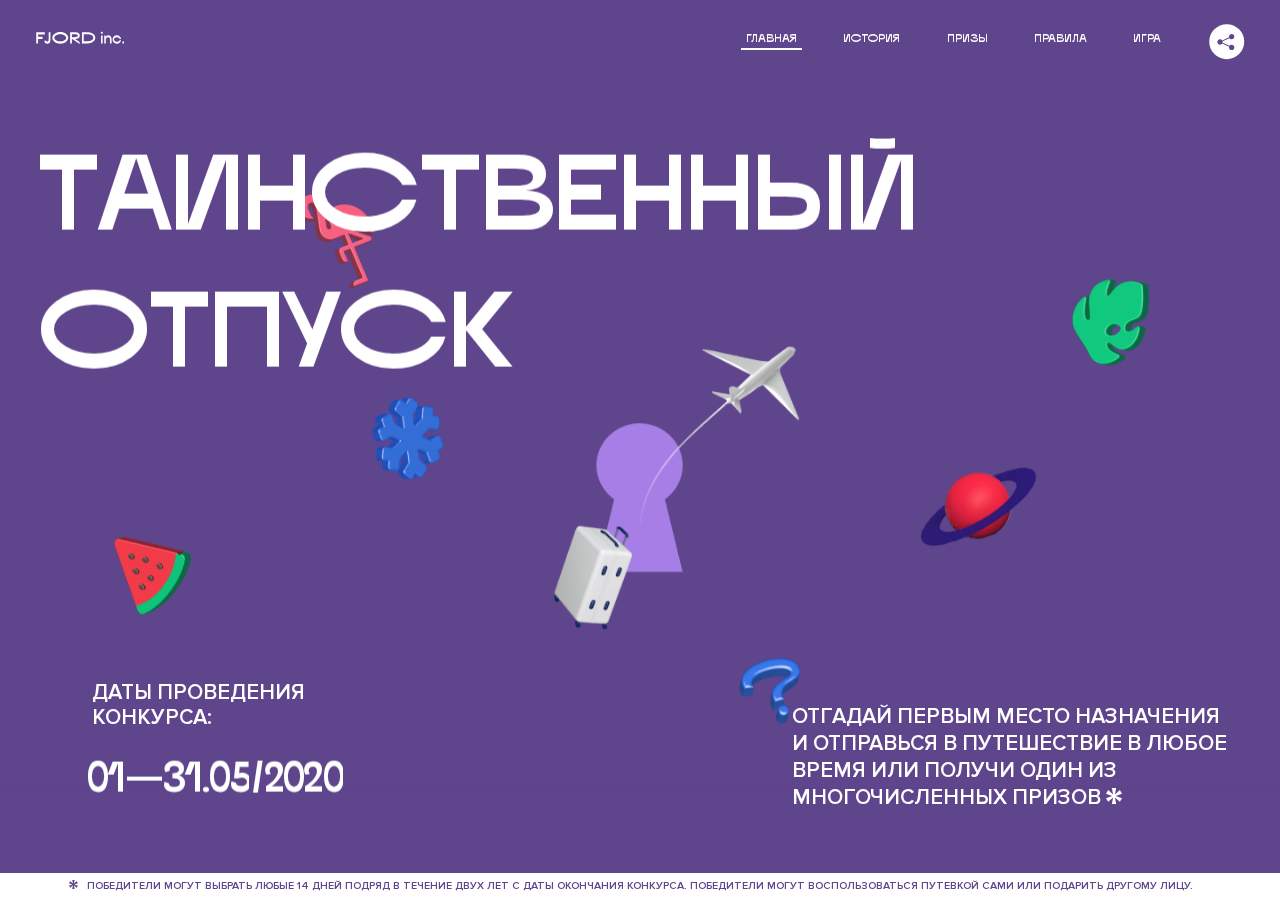
<file: 7/index.html>
<!DOCTYPE html>
<html lang="ru">
<head>
  <meta charset="UTF-8">
  <meta name="description" content="">
  <meta name="viewport" content="width=device-width, initial-scale=1.0">
  <meta http-equiv="X-UA-Compatible" content="ie=edge">
  <title>Mysterious Vacation</title>
<link href="css/style.min.css" rel="stylesheet">  <base href="https://htmlacademy-animation.github.io/1744451-magic-vacation-1/7/">
</head>
<body>

  <header class="page-header js-header">
    <div class="page-header__wrapper">
      <a href="#" class="page-header__logo" aria-label="Перейти на страницу FJORD.Inc">
        <svg width="100" height="15" viewBox="0 0 100 15" fill="none" xmlns="http://www.w3.org/2000/svg">
          <path d="M0.26 1.4V14H2.276V8.906H7.334V6.44H2.276V3.848H9.872V1.4H0.26ZM12.733 14.36C15.127 14.36 16.243 12.65 16.243 9.5V1.4H14.263V8.96C14.263 11.21 13.723 11.876 12.733 11.876C11.833 11.876 11.473 11.3 11.347 10.58L9.36702 10.94C9.63702 13.046 10.663 14.36 12.733 14.36ZM18.3918 7.7C18.3918 11.372 22.3878 14.36 27.3198 14.36C32.2518 14.36 36.2478 11.372 36.2478 7.7C36.2478 4.028 32.2518 1.04 27.3198 1.04C22.3878 1.04 18.3918 4.028 18.3918 7.7ZM20.6058 7.7C20.6058 5.378 23.6118 3.524 27.3198 3.524C30.9918 3.524 33.9798 5.378 33.9798 7.7C33.9798 10.004 30.9918 11.858 27.3198 11.858C23.6118 11.858 20.6058 10.004 20.6058 7.7ZM40.403 14V8.906H40.799L49.079 14.702V12.38L44.039 8.906H44.201C47.999 8.906 49.277 7.304 49.277 5.162C49.277 3.092 47.999 1.4 44.201 1.4H38.387V14H40.403ZM43.535 3.722C45.785 3.722 47.045 4.136 47.045 5.432C47.045 6.764 45.785 7.034 43.535 7.034H40.403V3.722H43.535ZM51.6936 1.382V14H57.8676C62.7456 14 66.7236 11.534 66.7236 7.7C66.7236 3.848 62.7456 1.382 57.8676 1.382H51.6936ZM53.7096 11.624V3.722H57.5436C61.5396 3.722 64.4916 5.018 64.4916 7.7C64.4916 10.238 61.5396 11.624 57.5436 11.624H53.7096ZM73.1832 14.018H74.9832V5H73.1832V14.018ZM72.9132 1.976C72.9132 2.57 73.3992 3.092 74.0832 3.092C74.7492 3.092 75.2352 2.57 75.2352 1.976C75.2352 1.382 74.7672 0.805999 74.0832 0.805999C73.3812 0.805999 72.9132 1.382 72.9132 1.976ZM76.7867 14H78.5687V9.104C78.7487 8.006 79.5947 6.962 81.0887 6.962C82.1147 6.962 83.2667 7.448 83.2667 9.554V14H85.0487V9.014C85.0487 6.152 83.2307 4.73 81.3587 4.73C79.9187 4.73 79.0727 5.558 78.5687 6.854V5H76.7867V14ZM90.9898 14.27C93.5098 14.27 95.3818 12.506 95.7238 10.328H94.0498C93.7258 11.3 92.6998 12.02 90.9898 12.02C88.8478 12.02 87.7678 10.922 87.7678 9.59C87.7678 8.24 88.8478 6.962 90.9898 6.962C92.7538 6.962 93.7978 7.844 94.0858 8.924H95.7418C95.4358 6.71 93.6178 4.73 90.9898 4.73C88.0918 4.73 86.1298 7.124 86.1298 9.59C86.1298 12.074 88.1278 14.27 90.9898 14.27ZM97.0693 12.938C97.0693 13.658 97.5553 14.144 98.2753 14.144C98.9953 14.144 99.4813 13.658 99.4813 12.938C99.4813 12.2 98.9953 11.714 98.2753 11.714C97.5553 11.714 97.0693 12.2 97.0693 12.938Z" fill="currentColor"></path>
        </svg>
      </a>
      <button class="page-header__toggler js-menu-toggler" type="button" aria-label="Управление мобильным меню"><span>Меню</span></button>
      <nav class="page-header__nav">
        <div class="page-header__menu js-menu" id="menu">
          <ul>
            <li>
              <a class="js-menu-link active" href="#top" data-href="top">главная</a>
            </li>
            <li>
              <a class="js-menu-link" href="#story" data-href="story">история</a>
            </li>
            <li>
              <a class="js-menu-link" href="#prizes" data-href="prizes">призы</a>
            </li>
            <li>
              <a class="js-menu-link" href="#rules" data-href="rules">правила</a>
            </li>
            <li>
              <a class="js-menu-link" href="#game" data-href="game">игра</a>
            </li>
          </ul>
        </div>
        <div class="page-header__social">
          <div class="social-block js-social-block">
            <button class="social-block__toggler" aria-label="Управлять блоком с социальными кнопками">
              <svg width="26" height="22" viewBox="0 0 27 22" fill="none" xmlns="http://www.w3.org/2000/svg">
                <path d="M19.6721 7.43664C21.6273 7.43664 23.213 5.85095 23.213 3.89566C23.213 1.94037 21.6273 0.354675 19.6721 0.354675C17.7168 0.354675 16.1311 1.94037 16.1311 3.89566C16.1311 4.19968 16.1728 4.49178 16.2458 4.77345L7.21751 8.95527C6.57519 8.05214 5.52303 7.46049 4.33078 7.46049C2.37549 7.46049 0.789795 9.04618 0.789795 11.0015C0.789795 12.9568 2.37549 14.5425 4.33078 14.5425C5.52303 14.5425 6.57668 13.9508 7.21751 13.0477L16.2458 17.2295C16.1743 17.5112 16.1311 17.8033 16.1311 18.1073C16.1311 20.0626 17.7168 21.6483 19.6721 21.6483C21.6273 21.6483 23.213 20.0626 23.213 18.1073C23.213 16.152 21.6273 14.5663 19.6721 14.5663C18.4798 14.5663 17.4262 15.158 16.7853 16.0611L7.75701 11.8793C7.82854 11.5976 7.87176 11.3055 7.87176 11.0015C7.87176 10.6974 7.83003 10.4053 7.75701 10.1237L16.7853 5.94186C17.4262 6.84499 18.4783 7.43664 19.6721 7.43664Z" fill="currentColor"></path>
              </svg>
            </button>
            <ul class="social-block__list">
              <li>
                <a class="social-block__link social-block__link--fb" href="#" aria-label="Мы на Facebook">
                  <svg width="8" height="17" viewBox="0 0 8 17" fill="none" xmlns="http://www.w3.org/2000/svg">
                    <path d="M4.24646 16.9899H1.09275L1.05793 8.49828H0V5.30707H1.05793V3.81124C1.05793 1.42084 2.57654 0 5.21735 0H7.41758V3.18585H5.30841C4.28262 3.18585 4.2478 3.48582 4.2478 4.24914V5.30707H7.42964L7.16716 8.49828H4.2478V16.9899H4.24646Z" fill="currentColor"></path>
                  </svg>
                </a>
              </li>
              <li>
                <a class="social-block__link social-block__link--insta" href="#" aria-label="Мы в Instagram">
                  <svg width="15" height="15" viewBox="0 0 15 15" fill="none" xmlns="http://www.w3.org/2000/svg">
                    <path d="M11.0197 0H4.19806C2.14246 0 0.471191 1.66993 0.471191 3.72285V10.5499C0.471191 12.6082 2.14112 14.2727 4.19806 14.2727H11.0197C13.0753 14.2727 14.7466 12.6082 14.7466 10.5499V3.72285C14.7466 1.67127 13.0753 0 11.0197 0ZM11.0197 12.4849H4.19806C3.13076 12.4849 2.26432 11.6158 2.26432 10.5512V3.72419C2.26432 2.65956 3.13076 1.79715 4.19806 1.79715H11.0197C12.087 1.79715 12.9535 2.6609 12.9535 3.72419V10.5512C12.9535 11.6145 12.087 12.4849 11.0197 12.4849Z" fill="currentColor"></path>
                    <path d="M7.60887 3.11084C5.38989 3.11084 3.58203 4.9187 3.58203 7.14036C3.58203 9.35532 5.38989 11.1645 7.60887 11.1645C9.83053 11.1645 11.6357 9.35666 11.6357 7.14036C11.6357 4.9187 9.83053 3.11084 7.60887 3.11084ZM7.60887 9.36871C6.37551 9.36871 5.37784 8.37372 5.37784 7.14036C5.37784 5.90699 6.37551 4.90665 7.60887 4.90665C8.83822 4.90665 9.84259 5.90833 9.84259 7.14036C9.84392 8.37238 8.83822 9.36871 7.60887 9.36871Z" fill="currentColor"></path>
                    <path d="M11.3573 2.35962C10.8256 2.35962 10.3931 2.79752 10.3931 3.32381C10.3931 3.85546 10.8256 4.29336 11.3573 4.29336C11.8862 4.29336 12.3215 3.85546 12.3215 3.32381C12.3215 2.79752 11.8862 2.35962 11.3573 2.35962Z" fill="currentColor"></path>
                  </svg>
                </a>
              </li>
              <li>
                <a class="social-block__link social-block__link--vk" href="#" aria-label="Мы ВКонтакте">
                  <svg width="17" height="10" viewBox="0 0 17 10" fill="none" xmlns="http://www.w3.org/2000/svg">
                    <path d="M14.1234 4.9002C14.1234 4.9002 16.3623 1.72708 16.5866 0.680242C16.6595 0.312285 16.4947 0.103188 16.1069 0.103188C16.1069 0.103188 14.8193 0.103188 14.168 0.103188C13.7235 0.103188 13.5587 0.293278 13.4235 0.579768C13.4235 0.579768 12.3724 2.82553 11.0969 4.24712C10.6861 4.70333 10.4781 4.84318 10.2511 4.84318C10.0646 4.84318 9.98625 4.6911 9.98625 4.27834V0.649016C9.98625 0.147997 9.92545 0.00135496 9.5066 0.00135496H6.39628C6.15578 0.00135496 6.0085 0.134417 6.0085 0.324506C6.0085 0.801084 6.73406 0.908351 6.73406 2.20231V4.87305C6.73406 5.40529 6.70569 5.61575 6.45303 5.61575C5.78016 5.61575 4.19528 3.30618 3.30623 0.678887C3.12923 0.145282 2.93737 0 2.43475 0H0.486409C0.205373 0 0 0.190085 0 0.476576C0 0.991172 0.60666 3.40801 2.99277 6.64358C4.59927 8.8201 6.70569 10 8.60269 10C9.76196 10 10.0416 9.80312 10.0416 9.31432V7.63883C10.0416 7.22607 10.2065 7.04956 10.4429 7.04956C10.7078 7.04956 11.1847 7.13238 12.2805 8.22268C13.5843 9.47862 13.6762 10 14.3896 10H16.5676C16.7919 10 17 9.89273 17 9.52342C17 9.02919 16.3623 8.15343 15.384 7.10659C14.9801 6.56755 14.3302 5.98914 14.1248 5.72301C13.8275 5.40801 13.9154 5.23014 14.1234 4.9002Z" fill="currentColor"></path>
                  </svg>
                </a>
              </li>
            </ul>
          </div>
        </div>
      </nav>
    </div>
  </header>

  <main class="page-content">

    <section class="animation-screen"></section>

    <section class="screen screen--hidden screen--intro js-scrollspy" id="top">
      <div class="screen__wrapper">
        <div class="intro">
          <h1 class="intro__title">Таинственный отпуск</h1>
          <div class="intro__content">
            <div class="intro__info">
              <p class="intro__label">Даты проведения конкурса:</p>
              <p class="intro__date">01 — 31.05 / 2020</p>
            </div>
            <div class="intro__message">
              <p>
                Отгадай первым место назначения и&nbsp;отправься в&nbsp;путешествие в&nbsp;любое время или получи один из многочисленных призов
                <svg width="16" height="16" viewBox="0 0 10 10" fill="none" xmlns="http://www.w3.org/2000/svg">
                  <path d="M0 6.35337L3.90271 4.99012L0 3.64663L1.34615 1.32374L4.44287 4.01073L3.67364 0H6.34615L5.57692 4.01073L8.65385 1.32374L10 3.64663L6.13405 4.99012L10 6.35337L8.65385 8.65651L5.57692 5.98927L6.34615 10H3.67364L4.44287 5.96952L1.34615 8.65651L0 6.35337Z" fill="currentColor"></path>
                </svg>
              </p>
            </div>
          </div>
        </div>
      </div>
      <div class="screen__footer js-footer">
        <button class="screen__footer-enlarge js-footer-toggler" type="button" aria-label="Показать сообщение">
          <svg width="10" height="10" viewBox="0 0 10 10" fill="none" xmlns="http://www.w3.org/2000/svg">
            <path d="M0 6.35337L3.90271 4.99012L0 3.64663L1.34615 1.32374L4.44287 4.01073L3.67364 0H6.34615L5.57692 4.01073L8.65385 1.32374L10 3.64663L6.13405 4.99012L10 6.35337L8.65385 8.65651L5.57692 5.98927L6.34615 10H3.67364L4.44287 5.96952L1.34615 8.65651L0 6.35337Z" fill="currentColor"></path>
          </svg>
        </button>
        <button class="screen__footer-collapse js-footer-toggler" type="button" aria-label="Скрыть сообщение">
          <svg width="13" height="13" viewBox="0 0 13 13" fill="none" xmlns="http://www.w3.org/2000/svg">
            <line x1="12.3536" y1="0.353553" x2="0.738349" y2="11.9688" stroke="currentColor"></line>
            <line x1="0.738319" y1="0.539925" x2="12.3535" y2="12.1551" stroke="currentColor"></line>
          </svg>
        </button>
        <div class="screen__footer-wrapper">
          <div class="screen__footer-announce">
            <p class="screen__footer-label">Даты проведения конкурса:</p>
            <p class="screen__footer-date">01 — 31.05 / 2020</p>
          </div>
          <div class="screen__footer-note">
            <p>
              <svg width="10" height="10" viewBox="0 0 10 10" fill="none" xmlns="http://www.w3.org/2000/svg">
                <path d="M0 6.35337L3.90271 4.99012L0 3.64663L1.34615 1.32374L4.44287 4.01073L3.67364 0H6.34615L5.57692 4.01073L8.65385 1.32374L10 3.64663L6.13405 4.99012L10 6.35337L8.65385 8.65651L5.57692 5.98927L6.34615 10H3.67364L4.44287 5.96952L1.34615 8.65651L0 6.35337Z" fill="currentColor"></path>
              </svg>
              <span>Победители могут выбрать любые 14 дней подряд в&nbsp;течение двух лет с&nbsp;даты окончания конкурса. Победители могут воспользоваться путевкой сами или подарить другому лицу.</span>
            </p>
          </div>
        </div>
      </div>
    </section>

    <section class="screen screen--hidden screen--story js-scrollspy" id="story">

      <div class="slider swiper-container js-slider">

        <div class="swiper-wrapper">

          <div class="slider__item swiper-slide">
            <h2 class="slider__item-title">История</h2>
            <p class="slider__item-text">Джеймс Таргет был основателем компании &laquo;Fjord Inc.&raquo;. С&nbsp;1965 года &laquo;Fjord Inc.&raquo; прославилась надёжными и&nbsp;удобными чемоданами и&nbsp;аксессуарами для туристов.</p>
          </div>

          <div class="slider__item swiper-slide">
            <p class="slider__item-text">Когда Джеймсу было 7&nbsp;лет, в&nbsp;их&nbsp;доме гостил дядюшка и&nbsp;развлекал детей рассказами о&nbsp;своей поездке в&nbsp;место, показавшееся малышу Таргету невероятным. Тогда Джеймс решил, что однажды посетит его, но&nbsp;не&nbsp;будет рассказывать о&nbsp;мечте, пока не&nbsp;осуществит.</p>
          </div>

          <div class="slider__item swiper-slide">
            <p class="slider__item-text">Джеймс Таргет стал увлеченным путешественником. Он&nbsp;посетил 5&nbsp;континентов, 126&nbsp;стран.</p>
          </div>

          <div class="slider__item swiper-slide">
            <p class="slider__item-text">Он&nbsp;сплавлялся по&nbsp;Амазонке и&nbsp;погружался в&nbsp;пещеры Франции, медитировал в&nbsp;горах Тибета и&nbsp;пожимал руку вождя племени Акугауа.</p>
          </div>

          <div class="slider__item swiper-slide">
            <p class="slider__item-text">Из&nbsp;своих поездок Джеймс Таргет привозил идеи, как сделать свои чемоданы &laquo;Fjord Inc.&raquo; удобными и&nbsp;приспособленными к&nbsp;разным дорожным условиям.</p>
          </div>

          <div class="slider__item swiper-slide">
            <p class="slider__item-text">Всё это время Джеймс не&nbsp;оставлял идею поездки своей мечты. Однако, как только он&nbsp;брался за&nbsp;планирование, возникали препятствия, не&nbsp;позволяющие отправиться туда.</p>
          </div>

          <div class="slider__item swiper-slide">
            <p class="slider__item-text">В&nbsp;возрасте 67&nbsp;лет Джеймс Таргет попал под лавину и&nbsp;погиб. В&nbsp;своём завещании он&nbsp;поручил отправить в&nbsp;заветное путешествие трёх смельчаков, единых с&nbsp;ним духом.</p>
          </div>

          <div class="slider__item swiper-slide">
            <p class="slider__item-text">Тех, кто сможет узнать таинственное место, задавая вопросы специально обученному ИИ&nbsp;&laquo;Соне&raquo;, ждет фантастическое путешествие.</p>
          </div>
        </div>
        <div class="slider__controls">
          <button class="slider__control slider__control--prev js-control-prev" type="button" aria-label="Показать предыдущую историю">
            <svg width="12" height="22" viewBox="0 0 12 22" fill="none" xmlns="http://www.w3.org/2000/svg">
              <path d="M11 1L1 11L11 21" stroke="currentColor" stroke-width="2" stroke-linejoin="round"></path>
            </svg>
          </button>
          <button class="slider__control slider__control--next js-control-next" type="button" aria-label="Показать следующую историю">
            <svg width="12" height="22" viewBox="0 0 12 22" fill="none" xmlns="http://www.w3.org/2000/svg">
              <path d="M1 1L11 11L1 21" stroke="currentColor" stroke-width="2" stroke-linejoin="round"></path>
            </svg>
          </button>
        </div>
        <div class="slider__pagination swiper-pagination"></div>
      </div>
      <section class="overlay"></section>
    </section>

    <section class="screen screen--hidden screen--prizes js-scrollspy" id="prizes">
      <div class="screen__wrapper">
        <div class="prizes">
          <h2 class="prizes__title">ПРизы</h2>
          <div class="prizes__lead">
            <p>Найди ответ и&nbsp;получи один из&nbsp;призов:</p>
          </div>
          <ul class="prizes__list">
            <li class="prizes__item prizes__item--journeys">
              <div class="prizes__icon">
                <picture>
                  <source srcset="img/prize1-mob.svg" media="(orientation: portrait)">
                  <img src="img/module-3/img/primary-award.svg" alt="">
                </picture>
              </div>
              <p class="prizes__desc">
                <b>3</b>
                <span>загадочных путешествия</span>
              </p>
            </li>
            <li class="prizes__item prizes__item--cases">
              <div class="prizes__icon">
                <picture>
                  <source srcset="img/prize2-mob.svg" media="(orientation: portrait)">
                  <img src="img/prize2.svg" alt="">
                </picture>
              </div>
              <p class="prizes__desc">
                <b>7</b>
                <span>надежных чемоданов</span>
              </p>
            </li>
            <li class="prizes__item prizes__item--codes">
              <div class="prizes__icon">
                <picture>
                  <source srcset="img/prize3-mob.svg" media="(orientation: portrait)">
                  <img src="img/prize3.svg" alt="">
                </picture>
              </div>
              <p class="prizes__desc">
                <b>900</b>
                <span>
                  промокодов на&nbsp;скидку 15%
                  <svg width="10" height="10" viewBox="0 0 10 10" fill="none" xmlns="http://www.w3.org/2000/svg">
                    <path d="M0 6.35337L3.90271 4.99012L0 3.64663L1.34615 1.32374L4.44287 4.01073L3.67364 0H6.34615L5.57692 4.01073L8.65385 1.32374L10 3.64663L6.13405 4.99012L10 6.35337L8.65385 8.65651L5.57692 5.98927L6.34615 10H3.67364L4.44287 5.96952L1.34615 8.65651L0 6.35337Z" fill="currentColor"></path>
                  </svg>
                </span>
              </p>
            </li>
          </ul>
        </div>
      </div>
      <div class="screen__footer js-footer">
        <button class="screen__footer-enlarge js-footer-toggler" type="button" aria-label="Показать сообщение">
          <svg width="10" height="10" viewBox="0 0 10 10" fill="none" xmlns="http://www.w3.org/2000/svg">
            <path d="M0 6.35337L3.90271 4.99012L0 3.64663L1.34615 1.32374L4.44287 4.01073L3.67364 0H6.34615L5.57692 4.01073L8.65385 1.32374L10 3.64663L6.13405 4.99012L10 6.35337L8.65385 8.65651L5.57692 5.98927L6.34615 10H3.67364L4.44287 5.96952L1.34615 8.65651L0 6.35337Z" fill="currentColor"></path>
          </svg>
        </button>
        <button class="screen__footer-collapse js-footer-toggler" type="button" aria-label="Скрыть сообщение">
          <svg width="13" height="13" viewBox="0 0 13 13" fill="none" xmlns="http://www.w3.org/2000/svg">
            <line x1="12.3536" y1="0.353553" x2="0.738349" y2="11.9688" stroke="currentColor"></line>
            <line x1="0.738319" y1="0.539925" x2="12.3535" y2="12.1551" stroke="currentColor"></line>
          </svg>
        </button>
        <div class="screen__footer-wrapper">
          <div class="screen__footer-announce">
            <p class="screen__footer-label">Даты проведения конкурса:</p>
            <p class="screen__footer-date">01 — 31.05 / 2020</p>
          </div>
          <div class="screen__footer-note">
            <p>
              <svg width="10" height="10" viewBox="0 0 10 10" fill="none" xmlns="http://www.w3.org/2000/svg">
                <path d="M0 6.35337L3.90271 4.99012L0 3.64663L1.34615 1.32374L4.44287 4.01073L3.67364 0H6.34615L5.57692 4.01073L8.65385 1.32374L10 3.64663L6.13405 4.99012L10 6.35337L8.65385 8.65651L5.57692 5.98927L6.34615 10H3.67364L4.44287 5.96952L1.34615 8.65651L0 6.35337Z" fill="currentColor"></path>
              </svg>
              <span>Скидка&nbsp;15% на&nbsp;единоразовое приобретение путёвки с&nbsp;1&nbsp;июня 2020 по&nbsp;31&nbsp;мая 2022&nbsp;года. Суммируется с&nbsp;другими акциями</span>
            </p>
          </div>
        </div>
      </div>
    </section>

    <section class="screen screen--hidden screen--rules js-scrollspy" id="rules">
      <div class="screen__wrapper">
        <div class="rules">
          <h2 class="rules__title">Правила</h2>
          <div class="rules__lead">
            <p>Для того чтобы получить наследство Джеймса Таргета, тебе нужно выведать у&nbsp;&laquo;Сони&raquo;, куда предстоит отправиться тебе в&nbsp;случае победы</p>
          </div>
          <ol class="rules__list">
            <li class="rules__item">
              <p>Тебе отводится <br>5&nbsp;минут</p>
            </li>
            <li class="rules__item">
              <p>Задавай любые вопросы в&nbsp;текстовом поле</p>
            </li>
            <li class="rules__item">
              <p>Нажимай кнопку &laquo;Узнать&raquo;, чтобы получить ответ</p>
            </li>
            <li class="rules__item">
              <p>&laquo;Соня&raquo; может отвечать только&nbsp;Да или Нет</p>
            </li>
          </ol>
          <a href="#game" class="rules__link btn">Погнали!</a>
        </div>
      </div>
      <div class="screen__disclaimer">
        <div class="disclaimer">
          <ul>
            <li>
              <a href="#">Правовая информация</a>
            </li>
            <li>
              <a href="#">Подробные правила</a>
            </li>
          </ul>
        </div>
      </div>
    </section>

    <section class="screen screen--hidden screen--game js-scrollspy" id="game">
      <div class="screen__wrapper">
        <div class="game">
          <div class="game__header">
            <h2 class="game__title">Игра</h2>
            <div class="game__counter">
              <span>05</span>:<span>00</span>
            </div>
          </div>
          <div class="game__body">
            <div class="chat">
              <div class="chat__body js-chat">
                <ul class="chat__list" id="messages"></ul>
              </div>
              <div class="chat__footer">
                <form action="#" method="post" class="form" id="message-form">
                  <label for="message-field" class="visually-hidden">Поле для ввода вопроса</label>
                  <input type="text" class="form__field" id="message-field">
                  <button class="form__button btn">
                    Узнать
                    <svg width="18" height="19" viewBox="0 0 18 19" fill="none" xmlns="http://www.w3.org/2000/svg">
                      <path stroke="currentColor" stroke-width="2" d="M9 19V1"></path>
                      <path d="M1 9l8-8 8 8" stroke="currentColor" stroke-width="2" stroke-linejoin="round"></path>
                    </svg>
                  </button>
                </form>
              </div>
            </div>
          </div>
          <!-- временные кнопки для показа результата -->
          <div class="game__buttons">
            <button class="game__button btn js-show-result" type="button" data-target="result">Положительный результат</button>
            <button class="game__button btn js-show-result" type="button" data-target="result2">Положительный результат - 2</button>
            <button class="game__button btn js-show-result" type="button" data-target="result3">Отрицательный результат</button>
          </div>
        </div>
      </div>
    </section>

    <section class="screen screen--hidden screen--result" id="result">
      <div class="screen__wrapper">
        <div class="result result--trip">
          <div class="result__image">
            <picture>
              <source srcset="img/result1-mob.png 1x, img/result1-mob@2x.png 2x" media="(max-width: 768px) and (orientation: portrait)">
              <img src="img/result1.png" srcset="img/result1@2x.png 2x" alt="">
            </picture>
          </div>
          <h2 class="result__title">
            <span class="visually-hidden">ПОбеда!</span>
            <svg xmlns="http://www.w3.org/2000/svg" viewBox="0 0 568.85 109.24">
              <path d="M16,24.44V92H2.6V8H75V92H61.52V24.44H16Z" transform="translate(-2.1 -1.5)" fill="none" stroke="currentColor"></path>
              <path d="M148.76,5.6c32.88,0,59.52,19.92,59.52,44.4s-26.64,44.4-59.52,44.4S89.24,74.48,89.24,50,115.88,5.6,148.76,5.6Zm0,72.12c24.48,0,44.4-12.36,44.4-27.72s-19.92-27.84-44.4-27.84C124,22.16,104,34.52,104,50S124,77.72,148.76,77.72Z" transform="translate(-2.1 -1.5)" fill="none" stroke="currentColor"></path>
              <path d="M287.36,8V24.44H236v14.4h25.32c25.44,0,34,11.16,34,26.52,0,15.6-8.52,26.64-34,26.64H222.56V8h64.8ZM256.88,76.52c15.12,0,23.52-2,23.52-11.52S272,54.44,256.88,54.44H236V76.52h20.88Z" transform="translate(-2.1 -1.5)" fill="none" stroke="currentColor"></path>
              <path d="M371.47,8V24.44H320.84V41.6h33.6V58h-33.6V75.56h50.64V92H307.4V8h64.08Z" transform="translate(-2.1 -1.5)" fill="none" stroke="currentColor"></path>
              <path d="M382.39,110.24V75.56h7.44c4.56-4.68,7.8-18.36,8.76-56L399,8h48.6V75.56h10v34.68H442.87V92H397v18.24H382.39Zm51.72-34.68V24.44H411.55v3.12c-0.48,22.44-3.24,37.68-7.2,48h29.76Z" transform="translate(-2.1 -1.5)" fill="none" stroke="currentColor"></path>
              <path d="M463.75,92l28-84h27.12l28.08,84H533.47l-7.8-23.52h-37.8L480.07,92H463.75Zm56.64-40L507,11.84,493.51,52h26.88Z" transform="translate(-2.1 -1.5)" fill="none" stroke="currentColor"></path>
              <path d="M554.12,70.4L555.55,2H569l1.44,68.4H554.12Zm8.28,6.36c4.8,0,8,3.24,8,8.16a8,8,0,1,1-16.08,0C554.35,80,557.59,76.76,562.39,76.76Z" transform="translate(-2.1 -1.5)" fill="none" stroke="currentColor"></path>
            </svg>
          </h2>
          <div class="result__text">
            <p>ты&nbsp;отправляешься в&nbsp;Арктику!</p>
          </div>
          <div class="result__form">
            <form action="#" method="post" class="form form--result">
              <label for="email-field" class="form__label">зарегистрируй результат</label>
              <input type="email" class="form__field" id="email-field" placeholder="e-mail для регистации результата и получения приза" required="">
              <button class="form__button btn">
                отправить
                <svg width="18" height="19" viewBox="0 0 18 19" fill="none" xmlns="http://www.w3.org/2000/svg">
                  <path stroke="currentColor" stroke-width="2" d="M9 19V1"></path>
                  <path d="M1 9l8-8 8 8" stroke="currentColor" stroke-width="2" stroke-linejoin="round"></path>
                </svg>
              </button>
            </form>
          </div>
        </div>
      </div>
    </section>

    <section class="screen screen--hidden screen--result" id="result2">
      <div class="screen__wrapper">
        <div class="result result--prize">
          <div class="result__image">
            <img class="leaf-blue-1" src="img/leaf_blue_1.png" alt="">
            <img class="leaf-blue-2" src="img/leaf_blue_2.png" alt="">
            <img class="leaf-green" src="img/leaf_green.png" alt="">
            <img class="suitcase" src="img/suitcase.png" alt="">
            <img class="flamingo" src="img/flamingo.png" alt="">
          </div>
          <h2 class="result__title">
            <span class="visually-hidden">ПОбеда!</span>
            <svg xmlns="http://www.w3.org/2000/svg" viewBox="0 0 568.85 109.24">
              <path d="M16,24.44V92H2.6V8H75V92H61.52V24.44H16Z" transform="translate(-2.1 -1.5)" fill="none" stroke="currentColor"></path>
              <path d="M148.76,5.6c32.88,0,59.52,19.92,59.52,44.4s-26.64,44.4-59.52,44.4S89.24,74.48,89.24,50,115.88,5.6,148.76,5.6Zm0,72.12c24.48,0,44.4-12.36,44.4-27.72s-19.92-27.84-44.4-27.84C124,22.16,104,34.52,104,50S124,77.72,148.76,77.72Z" transform="translate(-2.1 -1.5)" fill="none" stroke="currentColor"></path>
              <path d="M287.36,8V24.44H236v14.4h25.32c25.44,0,34,11.16,34,26.52,0,15.6-8.52,26.64-34,26.64H222.56V8h64.8ZM256.88,76.52c15.12,0,23.52-2,23.52-11.52S272,54.44,256.88,54.44H236V76.52h20.88Z" transform="translate(-2.1 -1.5)" fill="none" stroke="currentColor"></path>
              <path d="M371.47,8V24.44H320.84V41.6h33.6V58h-33.6V75.56h50.64V92H307.4V8h64.08Z" transform="translate(-2.1 -1.5)" fill="none" stroke="currentColor"></path>
              <path d="M382.39,110.24V75.56h7.44c4.56-4.68,7.8-18.36,8.76-56L399,8h48.6V75.56h10v34.68H442.87V92H397v18.24H382.39Zm51.72-34.68V24.44H411.55v3.12c-0.48,22.44-3.24,37.68-7.2,48h29.76Z" transform="translate(-2.1 -1.5)" fill="none" stroke="currentColor"></path>
              <path d="M463.75,92l28-84h27.12l28.08,84H533.47l-7.8-23.52h-37.8L480.07,92H463.75Zm56.64-40L507,11.84,493.51,52h26.88Z" transform="translate(-2.1 -1.5)" fill="none" stroke="currentColor"></path>
              <path d="M554.12,70.4L555.55,2H569l1.44,68.4H554.12Zm8.28,6.36c4.8,0,8,3.24,8,8.16a8,8,0,1,1-16.08,0C554.35,80,557.59,76.76,562.39,76.76Z" transform="translate(-2.1 -1.5)" fill="none" stroke="currentColor"></path>
            </svg>
          </h2>
          <div class="result__text">
            <p>чемодан &laquo;Fjord&nbsp;Inc.&raquo;&nbsp;твой</p>
          </div>
          <div class="result__form">
            <form action="#" method="post" class="form form--result">
              <label for="email-field2" class="form__label">зарегистрируй результат</label>
              <input type="email" class="form__field" id="email-field2" placeholder="e-mail для регистации результата и получения приза" required="">
              <button class="form__button btn">
                отправить
                <svg width="18" height="19" viewBox="0 0 18 19" fill="none" xmlns="http://www.w3.org/2000/svg">
                  <path stroke="currentColor" stroke-width="2" d="M9 19V1"></path>
                  <path d="M1 9l8-8 8 8" stroke="currentColor" stroke-width="2" stroke-linejoin="round"></path>
                </svg>
              </button>
            </form>
          </div>
        </div>
      </div>
    </section>

    <section class="screen screen--hidden screen--result" id="result3">
      <div class="screen__wrapper">
        <div class="result result--negative">
          <div class="result__image">
            <picture>
              <source srcset="img/result3-mob.png 1x, img/result3-mob@2x.png 2x" media="(max-width: 768px) and (orientation: portrait)">
              <img src="img/result3.png" srcset="img/result3@2x.png 2x" alt="">
            </picture>
          </div>
          <h2 class="result__title">
            <span class="visually-hidden">Не угадал!</span>
            <svg xmlns="http://www.w3.org/2000/svg" viewBox="0 0 660.77 109.24">
              <path d="M2.66,92V8H16.1V42.2H53.3V8H66.74V92H53.3V58.64H16.1V92H2.66Z" transform="translate(-2.16 -1.5)" fill="none" stroke="currentColor"></path>
              <path d="M147.62,8V24.44H97V41.6h33.6V58H97V75.56h50.64V92H83.54V8h64.08Z" transform="translate(-2.16 -1.5)" fill="none" stroke="currentColor"></path>
              <path d="M199.22,8l20.52,42.36L235.34,8h16.44l-31,84H204.38l9.48-25.92L185.78,8h13.44Z" transform="translate(-2.16 -1.5)" fill="none" stroke="currentColor"></path>
              <path d="M273.74,24.44V92H260.3V8h50.16V24.44H273.74Z" transform="translate(-2.16 -1.5)" fill="none" stroke="currentColor"></path>
              <path d="M307.1,92l28-84h27.12l28.08,84H376.82L369,68.48h-37.8L323.42,92H307.1Zm56.64-40L350.3,11.84,336.86,52h26.88Z" transform="translate(-2.16 -1.5)" fill="none" stroke="currentColor"></path>
              <path d="M396.38,110.24V75.56h7.44c4.56-4.68,7.8-18.36,8.76-56L412.94,8h48.6V75.56h10v34.68H456.86V92H411v18.24H396.38ZM448.1,75.56V24.44H425.54v3.12c-0.48,22.44-3.24,37.68-7.2,48H448.1Z" transform="translate(-2.16 -1.5)" fill="none" stroke="currentColor"></path>
              <path d="M477.74,92l28-84h27.12L560.9,92H547.46l-7.8-23.52h-37.8L494.06,92H477.74Zm56.64-40-13.44-40.2L507.5,52h26.88Z" transform="translate(-2.16 -1.5)" fill="none" stroke="currentColor"></path>
              <path d="M568.7,76.88a13.77,13.77,0,0,0,5,1c6.6,0,10.44-6.24,12-58.32L586.22,8h46.2V92H619V24.44H598.82l-0.12,3.12C597.14,81,589,94.4,573.74,94.4a28.55,28.55,0,0,1-6.72-.84Z" transform="translate(-2.16 -1.5)" fill="none" stroke="currentColor"></path>
              <path d="M646.1,70.4L647.54,2H661l1.44,68.4H646.1Zm8.28,6.36c4.8,0,8,3.24,8,8.16a8,8,0,0,1-16.08,0C646.34,80,649.58,76.76,654.38,76.76Z" transform="translate(-2.16 -1.5)" fill="none" stroke="currentColor"></path>
            </svg>
          </h2>
          <button class="result__button js-play" type="button">
            <span class="result__button--text">не сдавайся!</span>
            <span class="result__button--image">
              <svg width="27" height="22" viewBox="0 0 27 22" fill="none" xmlns="http://www.w3.org/2000/svg">
                <path d="M10.6899 1.47998C5.42992 1.47998 1.16992 5.73998 1.16992 11C1.16992 16.26 5.42992 20.52 10.6899 20.52C15.9499 20.52 20.2099 16.26 20.2099 11V7.13998" stroke="currentColor" stroke-width="2" stroke-miterlimit="10"></path>
                <path d="M15.1099 12.5099L20.1499 7.13989L25.3099 12.6299" stroke="currentColor" stroke-width="2" stroke-miterlimit="10" stroke-linejoin="round"></path>
              </svg>
            </span>
          </button>
        </div>
      </div>
    </section>
  </main>

<script src="js/script.js"></script></body>
</html>
</file>
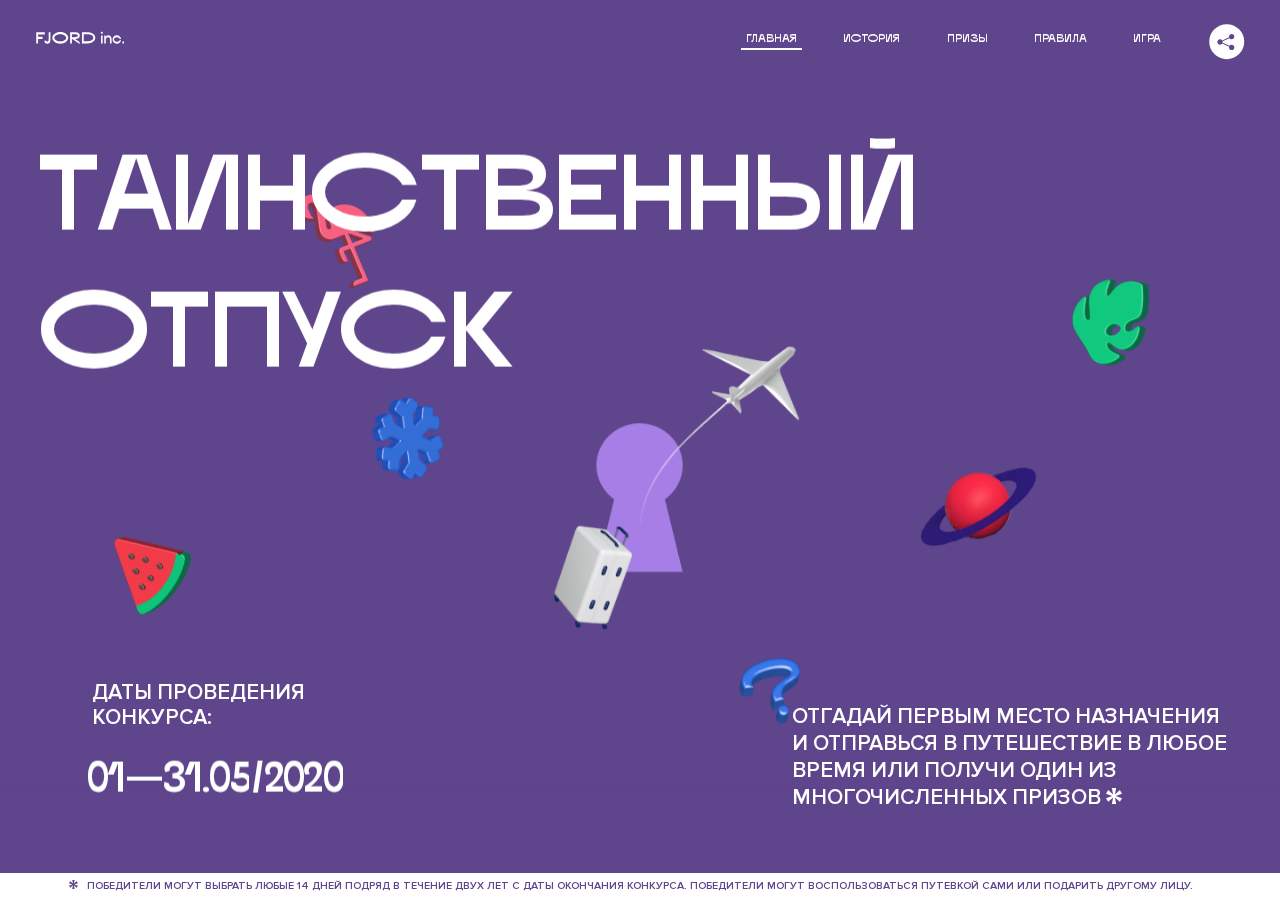
<file: 8/index.html>
<!DOCTYPE html>
<html lang="ru">
<head>
  <meta charset="UTF-8">
  <meta name="description" content="">
  <meta name="viewport" content="width=device-width, initial-scale=1.0">
  <meta http-equiv="X-UA-Compatible" content="ie=edge">
  <title>Mysterious Vacation</title>
<link href="css/style.min.css" rel="stylesheet">  <base href="https://htmlacademy-animation.github.io/1744451-magic-vacation-1/8/">
</head>
<body>

  <header class="page-header js-header">
    <div class="page-header__wrapper">
      <a href="#" class="page-header__logo" aria-label="Перейти на страницу FJORD.Inc">
        <svg width="100" height="15" viewBox="0 0 100 15" fill="none" xmlns="http://www.w3.org/2000/svg">
          <path d="M0.26 1.4V14H2.276V8.906H7.334V6.44H2.276V3.848H9.872V1.4H0.26ZM12.733 14.36C15.127 14.36 16.243 12.65 16.243 9.5V1.4H14.263V8.96C14.263 11.21 13.723 11.876 12.733 11.876C11.833 11.876 11.473 11.3 11.347 10.58L9.36702 10.94C9.63702 13.046 10.663 14.36 12.733 14.36ZM18.3918 7.7C18.3918 11.372 22.3878 14.36 27.3198 14.36C32.2518 14.36 36.2478 11.372 36.2478 7.7C36.2478 4.028 32.2518 1.04 27.3198 1.04C22.3878 1.04 18.3918 4.028 18.3918 7.7ZM20.6058 7.7C20.6058 5.378 23.6118 3.524 27.3198 3.524C30.9918 3.524 33.9798 5.378 33.9798 7.7C33.9798 10.004 30.9918 11.858 27.3198 11.858C23.6118 11.858 20.6058 10.004 20.6058 7.7ZM40.403 14V8.906H40.799L49.079 14.702V12.38L44.039 8.906H44.201C47.999 8.906 49.277 7.304 49.277 5.162C49.277 3.092 47.999 1.4 44.201 1.4H38.387V14H40.403ZM43.535 3.722C45.785 3.722 47.045 4.136 47.045 5.432C47.045 6.764 45.785 7.034 43.535 7.034H40.403V3.722H43.535ZM51.6936 1.382V14H57.8676C62.7456 14 66.7236 11.534 66.7236 7.7C66.7236 3.848 62.7456 1.382 57.8676 1.382H51.6936ZM53.7096 11.624V3.722H57.5436C61.5396 3.722 64.4916 5.018 64.4916 7.7C64.4916 10.238 61.5396 11.624 57.5436 11.624H53.7096ZM73.1832 14.018H74.9832V5H73.1832V14.018ZM72.9132 1.976C72.9132 2.57 73.3992 3.092 74.0832 3.092C74.7492 3.092 75.2352 2.57 75.2352 1.976C75.2352 1.382 74.7672 0.805999 74.0832 0.805999C73.3812 0.805999 72.9132 1.382 72.9132 1.976ZM76.7867 14H78.5687V9.104C78.7487 8.006 79.5947 6.962 81.0887 6.962C82.1147 6.962 83.2667 7.448 83.2667 9.554V14H85.0487V9.014C85.0487 6.152 83.2307 4.73 81.3587 4.73C79.9187 4.73 79.0727 5.558 78.5687 6.854V5H76.7867V14ZM90.9898 14.27C93.5098 14.27 95.3818 12.506 95.7238 10.328H94.0498C93.7258 11.3 92.6998 12.02 90.9898 12.02C88.8478 12.02 87.7678 10.922 87.7678 9.59C87.7678 8.24 88.8478 6.962 90.9898 6.962C92.7538 6.962 93.7978 7.844 94.0858 8.924H95.7418C95.4358 6.71 93.6178 4.73 90.9898 4.73C88.0918 4.73 86.1298 7.124 86.1298 9.59C86.1298 12.074 88.1278 14.27 90.9898 14.27ZM97.0693 12.938C97.0693 13.658 97.5553 14.144 98.2753 14.144C98.9953 14.144 99.4813 13.658 99.4813 12.938C99.4813 12.2 98.9953 11.714 98.2753 11.714C97.5553 11.714 97.0693 12.2 97.0693 12.938Z" fill="currentColor"></path>
        </svg>
      </a>
      <button class="page-header__toggler js-menu-toggler" type="button" aria-label="Управление мобильным меню"><span>Меню</span></button>
      <nav class="page-header__nav">
        <div class="page-header__menu js-menu" id="menu">
          <ul>
            <li>
              <a class="js-menu-link active" href="#top" data-href="top">главная</a>
            </li>
            <li>
              <a class="js-menu-link" href="#story" data-href="story">история</a>
            </li>
            <li>
              <a class="js-menu-link" href="#prizes" data-href="prizes">призы</a>
            </li>
            <li>
              <a class="js-menu-link" href="#rules" data-href="rules">правила</a>
            </li>
            <li>
              <a class="js-menu-link" href="#game" data-href="game">игра</a>
            </li>
          </ul>
        </div>
        <div class="page-header__social">
          <div class="social-block js-social-block">
            <button class="social-block__toggler" aria-label="Управлять блоком с социальными кнопками">
              <svg width="26" height="22" viewBox="0 0 27 22" fill="none" xmlns="http://www.w3.org/2000/svg">
                <path d="M19.6721 7.43664C21.6273 7.43664 23.213 5.85095 23.213 3.89566C23.213 1.94037 21.6273 0.354675 19.6721 0.354675C17.7168 0.354675 16.1311 1.94037 16.1311 3.89566C16.1311 4.19968 16.1728 4.49178 16.2458 4.77345L7.21751 8.95527C6.57519 8.05214 5.52303 7.46049 4.33078 7.46049C2.37549 7.46049 0.789795 9.04618 0.789795 11.0015C0.789795 12.9568 2.37549 14.5425 4.33078 14.5425C5.52303 14.5425 6.57668 13.9508 7.21751 13.0477L16.2458 17.2295C16.1743 17.5112 16.1311 17.8033 16.1311 18.1073C16.1311 20.0626 17.7168 21.6483 19.6721 21.6483C21.6273 21.6483 23.213 20.0626 23.213 18.1073C23.213 16.152 21.6273 14.5663 19.6721 14.5663C18.4798 14.5663 17.4262 15.158 16.7853 16.0611L7.75701 11.8793C7.82854 11.5976 7.87176 11.3055 7.87176 11.0015C7.87176 10.6974 7.83003 10.4053 7.75701 10.1237L16.7853 5.94186C17.4262 6.84499 18.4783 7.43664 19.6721 7.43664Z" fill="currentColor"></path>
              </svg>
            </button>
            <ul class="social-block__list">
              <li>
                <a class="social-block__link social-block__link--fb" href="#" aria-label="Мы на Facebook">
                  <svg width="8" height="17" viewBox="0 0 8 17" fill="none" xmlns="http://www.w3.org/2000/svg">
                    <path d="M4.24646 16.9899H1.09275L1.05793 8.49828H0V5.30707H1.05793V3.81124C1.05793 1.42084 2.57654 0 5.21735 0H7.41758V3.18585H5.30841C4.28262 3.18585 4.2478 3.48582 4.2478 4.24914V5.30707H7.42964L7.16716 8.49828H4.2478V16.9899H4.24646Z" fill="currentColor"></path>
                  </svg>
                </a>
              </li>
              <li>
                <a class="social-block__link social-block__link--insta" href="#" aria-label="Мы в Instagram">
                  <svg width="15" height="15" viewBox="0 0 15 15" fill="none" xmlns="http://www.w3.org/2000/svg">
                    <path d="M11.0197 0H4.19806C2.14246 0 0.471191 1.66993 0.471191 3.72285V10.5499C0.471191 12.6082 2.14112 14.2727 4.19806 14.2727H11.0197C13.0753 14.2727 14.7466 12.6082 14.7466 10.5499V3.72285C14.7466 1.67127 13.0753 0 11.0197 0ZM11.0197 12.4849H4.19806C3.13076 12.4849 2.26432 11.6158 2.26432 10.5512V3.72419C2.26432 2.65956 3.13076 1.79715 4.19806 1.79715H11.0197C12.087 1.79715 12.9535 2.6609 12.9535 3.72419V10.5512C12.9535 11.6145 12.087 12.4849 11.0197 12.4849Z" fill="currentColor"></path>
                    <path d="M7.60887 3.11084C5.38989 3.11084 3.58203 4.9187 3.58203 7.14036C3.58203 9.35532 5.38989 11.1645 7.60887 11.1645C9.83053 11.1645 11.6357 9.35666 11.6357 7.14036C11.6357 4.9187 9.83053 3.11084 7.60887 3.11084ZM7.60887 9.36871C6.37551 9.36871 5.37784 8.37372 5.37784 7.14036C5.37784 5.90699 6.37551 4.90665 7.60887 4.90665C8.83822 4.90665 9.84259 5.90833 9.84259 7.14036C9.84392 8.37238 8.83822 9.36871 7.60887 9.36871Z" fill="currentColor"></path>
                    <path d="M11.3573 2.35962C10.8256 2.35962 10.3931 2.79752 10.3931 3.32381C10.3931 3.85546 10.8256 4.29336 11.3573 4.29336C11.8862 4.29336 12.3215 3.85546 12.3215 3.32381C12.3215 2.79752 11.8862 2.35962 11.3573 2.35962Z" fill="currentColor"></path>
                  </svg>
                </a>
              </li>
              <li>
                <a class="social-block__link social-block__link--vk" href="#" aria-label="Мы ВКонтакте">
                  <svg width="17" height="10" viewBox="0 0 17 10" fill="none" xmlns="http://www.w3.org/2000/svg">
                    <path d="M14.1234 4.9002C14.1234 4.9002 16.3623 1.72708 16.5866 0.680242C16.6595 0.312285 16.4947 0.103188 16.1069 0.103188C16.1069 0.103188 14.8193 0.103188 14.168 0.103188C13.7235 0.103188 13.5587 0.293278 13.4235 0.579768C13.4235 0.579768 12.3724 2.82553 11.0969 4.24712C10.6861 4.70333 10.4781 4.84318 10.2511 4.84318C10.0646 4.84318 9.98625 4.6911 9.98625 4.27834V0.649016C9.98625 0.147997 9.92545 0.00135496 9.5066 0.00135496H6.39628C6.15578 0.00135496 6.0085 0.134417 6.0085 0.324506C6.0085 0.801084 6.73406 0.908351 6.73406 2.20231V4.87305C6.73406 5.40529 6.70569 5.61575 6.45303 5.61575C5.78016 5.61575 4.19528 3.30618 3.30623 0.678887C3.12923 0.145282 2.93737 0 2.43475 0H0.486409C0.205373 0 0 0.190085 0 0.476576C0 0.991172 0.60666 3.40801 2.99277 6.64358C4.59927 8.8201 6.70569 10 8.60269 10C9.76196 10 10.0416 9.80312 10.0416 9.31432V7.63883C10.0416 7.22607 10.2065 7.04956 10.4429 7.04956C10.7078 7.04956 11.1847 7.13238 12.2805 8.22268C13.5843 9.47862 13.6762 10 14.3896 10H16.5676C16.7919 10 17 9.89273 17 9.52342C17 9.02919 16.3623 8.15343 15.384 7.10659C14.9801 6.56755 14.3302 5.98914 14.1248 5.72301C13.8275 5.40801 13.9154 5.23014 14.1234 4.9002Z" fill="currentColor"></path>
                  </svg>
                </a>
              </li>
            </ul>
          </div>
        </div>
      </nav>
    </div>
  </header>

  <main class="page-content">

    <section class="animation-screen"></section>

    <section class="screen screen--hidden screen--intro js-scrollspy" id="top">
      <div class="screen__wrapper">
        <div class="intro">
          <h1 class="intro__title">Таинственный отпуск</h1>
          <div class="intro__content">
            <div class="intro__info">
              <p class="intro__label">Даты проведения конкурса:</p>
              <p class="intro__date">01 — 31.05 / 2020</p>
            </div>
            <div class="intro__message">
              <p>
                Отгадай первым место назначения и&nbsp;отправься в&nbsp;путешествие в&nbsp;любое время или получи один из многочисленных призов
                <svg width="16" height="16" viewBox="0 0 10 10" fill="none" xmlns="http://www.w3.org/2000/svg">
                  <path d="M0 6.35337L3.90271 4.99012L0 3.64663L1.34615 1.32374L4.44287 4.01073L3.67364 0H6.34615L5.57692 4.01073L8.65385 1.32374L10 3.64663L6.13405 4.99012L10 6.35337L8.65385 8.65651L5.57692 5.98927L6.34615 10H3.67364L4.44287 5.96952L1.34615 8.65651L0 6.35337Z" fill="currentColor"></path>
                </svg>
              </p>
            </div>
          </div>
        </div>
      </div>
      <div class="screen__footer js-footer">
        <button class="screen__footer-enlarge js-footer-toggler" type="button" aria-label="Показать сообщение">
          <svg width="10" height="10" viewBox="0 0 10 10" fill="none" xmlns="http://www.w3.org/2000/svg">
            <path d="M0 6.35337L3.90271 4.99012L0 3.64663L1.34615 1.32374L4.44287 4.01073L3.67364 0H6.34615L5.57692 4.01073L8.65385 1.32374L10 3.64663L6.13405 4.99012L10 6.35337L8.65385 8.65651L5.57692 5.98927L6.34615 10H3.67364L4.44287 5.96952L1.34615 8.65651L0 6.35337Z" fill="currentColor"></path>
          </svg>
        </button>
        <button class="screen__footer-collapse js-footer-toggler" type="button" aria-label="Скрыть сообщение">
          <svg width="13" height="13" viewBox="0 0 13 13" fill="none" xmlns="http://www.w3.org/2000/svg">
            <line x1="12.3536" y1="0.353553" x2="0.738349" y2="11.9688" stroke="currentColor"></line>
            <line x1="0.738319" y1="0.539925" x2="12.3535" y2="12.1551" stroke="currentColor"></line>
          </svg>
        </button>
        <div class="screen__footer-wrapper">
          <div class="screen__footer-announce">
            <p class="screen__footer-label">Даты проведения конкурса:</p>
            <p class="screen__footer-date">01 — 31.05 / 2020</p>
          </div>
          <div class="screen__footer-note">
            <p>
              <svg width="10" height="10" viewBox="0 0 10 10" fill="none" xmlns="http://www.w3.org/2000/svg">
                <path d="M0 6.35337L3.90271 4.99012L0 3.64663L1.34615 1.32374L4.44287 4.01073L3.67364 0H6.34615L5.57692 4.01073L8.65385 1.32374L10 3.64663L6.13405 4.99012L10 6.35337L8.65385 8.65651L5.57692 5.98927L6.34615 10H3.67364L4.44287 5.96952L1.34615 8.65651L0 6.35337Z" fill="currentColor"></path>
              </svg>
              <span>Победители могут выбрать любые 14 дней подряд в&nbsp;течение двух лет с&nbsp;даты окончания конкурса. Победители могут воспользоваться путевкой сами или подарить другому лицу.</span>
            </p>
          </div>
        </div>
      </div>
    </section>

    <section class="screen screen--hidden screen--story js-scrollspy" id="story">

      <div class="slider swiper-container js-slider">

        <div class="swiper-wrapper">

          <div class="slider__item swiper-slide">
            <h2 class="slider__item-title">История</h2>
            <p class="slider__item-text">Джеймс Таргет был основателем компании &laquo;Fjord Inc.&raquo;. С&nbsp;1965 года &laquo;Fjord Inc.&raquo; прославилась надёжными и&nbsp;удобными чемоданами и&nbsp;аксессуарами для туристов.</p>
          </div>

          <div class="slider__item swiper-slide">
            <p class="slider__item-text">Когда Джеймсу было 7&nbsp;лет, в&nbsp;их&nbsp;доме гостил дядюшка и&nbsp;развлекал детей рассказами о&nbsp;своей поездке в&nbsp;место, показавшееся малышу Таргету невероятным. Тогда Джеймс решил, что однажды посетит его, но&nbsp;не&nbsp;будет рассказывать о&nbsp;мечте, пока не&nbsp;осуществит.</p>
          </div>

          <div class="slider__item swiper-slide">
            <p class="slider__item-text">Джеймс Таргет стал увлеченным путешественником. Он&nbsp;посетил 5&nbsp;континентов, 126&nbsp;стран.</p>
          </div>

          <div class="slider__item swiper-slide">
            <p class="slider__item-text">Он&nbsp;сплавлялся по&nbsp;Амазонке и&nbsp;погружался в&nbsp;пещеры Франции, медитировал в&nbsp;горах Тибета и&nbsp;пожимал руку вождя племени Акугауа.</p>
          </div>

          <div class="slider__item swiper-slide">
            <p class="slider__item-text">Из&nbsp;своих поездок Джеймс Таргет привозил идеи, как сделать свои чемоданы &laquo;Fjord Inc.&raquo; удобными и&nbsp;приспособленными к&nbsp;разным дорожным условиям.</p>
          </div>

          <div class="slider__item swiper-slide">
            <p class="slider__item-text">Всё это время Джеймс не&nbsp;оставлял идею поездки своей мечты. Однако, как только он&nbsp;брался за&nbsp;планирование, возникали препятствия, не&nbsp;позволяющие отправиться туда.</p>
          </div>

          <div class="slider__item swiper-slide">
            <p class="slider__item-text">В&nbsp;возрасте 67&nbsp;лет Джеймс Таргет попал под лавину и&nbsp;погиб. В&nbsp;своём завещании он&nbsp;поручил отправить в&nbsp;заветное путешествие трёх смельчаков, единых с&nbsp;ним духом.</p>
          </div>

          <div class="slider__item swiper-slide">
            <p class="slider__item-text">Тех, кто сможет узнать таинственное место, задавая вопросы специально обученному ИИ&nbsp;&laquo;Соне&raquo;, ждет фантастическое путешествие.</p>
          </div>
        </div>
        <div class="slider__controls">
          <button class="slider__control slider__control--prev js-control-prev" type="button" aria-label="Показать предыдущую историю">
            <svg width="12" height="22" viewBox="0 0 12 22" fill="none" xmlns="http://www.w3.org/2000/svg">
              <path d="M11 1L1 11L11 21" stroke="currentColor" stroke-width="2" stroke-linejoin="round"></path>
            </svg>
          </button>
          <button class="slider__control slider__control--next js-control-next" type="button" aria-label="Показать следующую историю">
            <svg width="12" height="22" viewBox="0 0 12 22" fill="none" xmlns="http://www.w3.org/2000/svg">
              <path d="M1 1L11 11L1 21" stroke="currentColor" stroke-width="2" stroke-linejoin="round"></path>
            </svg>
          </button>
        </div>
        <div class="slider__pagination swiper-pagination"></div>
      </div>
      <section class="overlay"></section>
    </section>

    <section class="screen screen--hidden screen--prizes js-scrollspy" id="prizes">
      <div class="screen__wrapper">
        <div class="prizes">
          <h2 class="prizes__title">ПРизы</h2>
          <div class="prizes__lead">
            <p>Найди ответ и&nbsp;получи один из&nbsp;призов:</p>
          </div>
          <ul class="prizes__list">
            <li class="prizes__item prizes__item--journeys">
              <div class="prizes__icon">
                <picture>
                  <source srcset="img/prize1-mob.svg" media="(orientation: portrait)">
                  <img src="img/module-3/img/primary-award.svg" alt="">
                </picture>
              </div>
              <p class="prizes__desc">
                <b>3</b>
                <span>загадочных путешествия</span>
              </p>
            </li>
            <li class="prizes__item prizes__item--cases">
              <div class="prizes__icon">
                <picture>
                  <source srcset="img/prize2-mob.svg" media="(orientation: portrait)">
                  <img src="img/module-3/img/second-award.svg" alt="">
                </picture>
              </div>
              <p class="prizes__desc">
                <b>7</b>
                <span>надежных чемоданов</span>
              </p>
            </li>
            <li class="prizes__item prizes__item--codes">
              <div class="prizes__icon">
                <picture>
                  <source srcset="img/prize3-mob.svg" media="(orientation: portrait)">
                  <img src="img/prize3.svg" alt="">
                </picture>
              </div>
              <p class="prizes__desc">
                <b>900</b>
                <span>
                  промокодов на&nbsp;скидку 15%
                  <svg width="10" height="10" viewBox="0 0 10 10" fill="none" xmlns="http://www.w3.org/2000/svg">
                    <path d="M0 6.35337L3.90271 4.99012L0 3.64663L1.34615 1.32374L4.44287 4.01073L3.67364 0H6.34615L5.57692 4.01073L8.65385 1.32374L10 3.64663L6.13405 4.99012L10 6.35337L8.65385 8.65651L5.57692 5.98927L6.34615 10H3.67364L4.44287 5.96952L1.34615 8.65651L0 6.35337Z" fill="currentColor"></path>
                  </svg>
                </span>
              </p>
            </li>
          </ul>
        </div>
      </div>
      <div class="screen__footer js-footer">
        <button class="screen__footer-enlarge js-footer-toggler" type="button" aria-label="Показать сообщение">
          <svg width="10" height="10" viewBox="0 0 10 10" fill="none" xmlns="http://www.w3.org/2000/svg">
            <path d="M0 6.35337L3.90271 4.99012L0 3.64663L1.34615 1.32374L4.44287 4.01073L3.67364 0H6.34615L5.57692 4.01073L8.65385 1.32374L10 3.64663L6.13405 4.99012L10 6.35337L8.65385 8.65651L5.57692 5.98927L6.34615 10H3.67364L4.44287 5.96952L1.34615 8.65651L0 6.35337Z" fill="currentColor"></path>
          </svg>
        </button>
        <button class="screen__footer-collapse js-footer-toggler" type="button" aria-label="Скрыть сообщение">
          <svg width="13" height="13" viewBox="0 0 13 13" fill="none" xmlns="http://www.w3.org/2000/svg">
            <line x1="12.3536" y1="0.353553" x2="0.738349" y2="11.9688" stroke="currentColor"></line>
            <line x1="0.738319" y1="0.539925" x2="12.3535" y2="12.1551" stroke="currentColor"></line>
          </svg>
        </button>
        <div class="screen__footer-wrapper">
          <div class="screen__footer-announce">
            <p class="screen__footer-label">Даты проведения конкурса:</p>
            <p class="screen__footer-date">01 — 31.05 / 2020</p>
          </div>
          <div class="screen__footer-note">
            <p>
              <svg width="10" height="10" viewBox="0 0 10 10" fill="none" xmlns="http://www.w3.org/2000/svg">
                <path d="M0 6.35337L3.90271 4.99012L0 3.64663L1.34615 1.32374L4.44287 4.01073L3.67364 0H6.34615L5.57692 4.01073L8.65385 1.32374L10 3.64663L6.13405 4.99012L10 6.35337L8.65385 8.65651L5.57692 5.98927L6.34615 10H3.67364L4.44287 5.96952L1.34615 8.65651L0 6.35337Z" fill="currentColor"></path>
              </svg>
              <span>Скидка&nbsp;15% на&nbsp;единоразовое приобретение путёвки с&nbsp;1&nbsp;июня 2020 по&nbsp;31&nbsp;мая 2022&nbsp;года. Суммируется с&nbsp;другими акциями</span>
            </p>
          </div>
        </div>
      </div>
    </section>

    <section class="screen screen--hidden screen--rules js-scrollspy" id="rules">
      <div class="screen__wrapper">
        <div class="rules">
          <h2 class="rules__title">Правила</h2>
          <div class="rules__lead">
            <p>Для того чтобы получить наследство Джеймса Таргета, тебе нужно выведать у&nbsp;&laquo;Сони&raquo;, куда предстоит отправиться тебе в&nbsp;случае победы</p>
          </div>
          <ol class="rules__list">
            <li class="rules__item">
              <p>Тебе отводится <br>5&nbsp;минут</p>
            </li>
            <li class="rules__item">
              <p>Задавай любые вопросы в&nbsp;текстовом поле</p>
            </li>
            <li class="rules__item">
              <p>Нажимай кнопку &laquo;Узнать&raquo;, чтобы получить ответ</p>
            </li>
            <li class="rules__item">
              <p>&laquo;Соня&raquo; может отвечать только&nbsp;Да или Нет</p>
            </li>
          </ol>
          <a href="#game" class="rules__link btn">Погнали!</a>
        </div>
      </div>
      <div class="screen__disclaimer">
        <div class="disclaimer">
          <ul>
            <li>
              <a href="#">Правовая информация</a>
            </li>
            <li>
              <a href="#">Подробные правила</a>
            </li>
          </ul>
        </div>
      </div>
    </section>

    <section class="screen screen--hidden screen--game js-scrollspy" id="game">
      <div class="screen__wrapper">
        <div class="game">
          <div class="game__header">
            <h2 class="game__title">Игра</h2>
            <div class="game__counter">
              <span>05</span>:<span>00</span>
            </div>
          </div>
          <div class="game__body">
            <div class="chat">
              <div class="chat__body js-chat">
                <ul class="chat__list" id="messages"></ul>
              </div>
              <div class="chat__footer">
                <form action="#" method="post" class="form" id="message-form">
                  <label for="message-field" class="visually-hidden">Поле для ввода вопроса</label>
                  <input type="text" class="form__field" id="message-field">
                  <button class="form__button btn">
                    Узнать
                    <svg width="18" height="19" viewBox="0 0 18 19" fill="none" xmlns="http://www.w3.org/2000/svg">
                      <path stroke="currentColor" stroke-width="2" d="M9 19V1"></path>
                      <path d="M1 9l8-8 8 8" stroke="currentColor" stroke-width="2" stroke-linejoin="round"></path>
                    </svg>
                  </button>
                </form>
              </div>
            </div>
          </div>
          <!-- временные кнопки для показа результата -->
          <div class="game__buttons">
            <button class="game__button btn js-show-result" type="button" data-target="result">Положительный результат</button>
            <button class="game__button btn js-show-result" type="button" data-target="result2">Положительный результат - 2</button>
            <button class="game__button btn js-show-result" type="button" data-target="result3">Отрицательный результат</button>
          </div>
        </div>
      </div>
    </section>

    <section class="screen screen--hidden screen--result" id="result">
      <div class="screen__wrapper">
        <div class="result result--trip">
          <div class="result__image">
            <picture>
              <source srcset="img/result1-mob.png 1x, img/result1-mob@2x.png 2x" media="(max-width: 768px) and (orientation: portrait)">
              <img src="img/result1.png" srcset="img/result1@2x.png 2x" alt="">
            </picture>
          </div>
          <h2 class="result__title">
            <span class="visually-hidden">ПОбеда!</span>
            <svg xmlns="http://www.w3.org/2000/svg" viewBox="0 0 568.85 109.24">
              <path d="M16,24.44V92H2.6V8H75V92H61.52V24.44H16Z" transform="translate(-2.1 -1.5)" fill="none" stroke="currentColor"></path>
              <path d="M148.76,5.6c32.88,0,59.52,19.92,59.52,44.4s-26.64,44.4-59.52,44.4S89.24,74.48,89.24,50,115.88,5.6,148.76,5.6Zm0,72.12c24.48,0,44.4-12.36,44.4-27.72s-19.92-27.84-44.4-27.84C124,22.16,104,34.52,104,50S124,77.72,148.76,77.72Z" transform="translate(-2.1 -1.5)" fill="none" stroke="currentColor"></path>
              <path d="M287.36,8V24.44H236v14.4h25.32c25.44,0,34,11.16,34,26.52,0,15.6-8.52,26.64-34,26.64H222.56V8h64.8ZM256.88,76.52c15.12,0,23.52-2,23.52-11.52S272,54.44,256.88,54.44H236V76.52h20.88Z" transform="translate(-2.1 -1.5)" fill="none" stroke="currentColor"></path>
              <path d="M371.47,8V24.44H320.84V41.6h33.6V58h-33.6V75.56h50.64V92H307.4V8h64.08Z" transform="translate(-2.1 -1.5)" fill="none" stroke="currentColor"></path>
              <path d="M382.39,110.24V75.56h7.44c4.56-4.68,7.8-18.36,8.76-56L399,8h48.6V75.56h10v34.68H442.87V92H397v18.24H382.39Zm51.72-34.68V24.44H411.55v3.12c-0.48,22.44-3.24,37.68-7.2,48h29.76Z" transform="translate(-2.1 -1.5)" fill="none" stroke="currentColor"></path>
              <path d="M463.75,92l28-84h27.12l28.08,84H533.47l-7.8-23.52h-37.8L480.07,92H463.75Zm56.64-40L507,11.84,493.51,52h26.88Z" transform="translate(-2.1 -1.5)" fill="none" stroke="currentColor"></path>
              <path d="M554.12,70.4L555.55,2H569l1.44,68.4H554.12Zm8.28,6.36c4.8,0,8,3.24,8,8.16a8,8,0,1,1-16.08,0C554.35,80,557.59,76.76,562.39,76.76Z" transform="translate(-2.1 -1.5)" fill="none" stroke="currentColor"></path>
            </svg>
          </h2>
          <div class="result__text">
            <p>ты&nbsp;отправляешься в&nbsp;Арктику!</p>
          </div>
          <div class="result__form">
            <form action="#" method="post" class="form form--result">
              <label for="email-field" class="form__label">зарегистрируй результат</label>
              <input type="email" class="form__field" id="email-field" placeholder="e-mail для регистации результата и получения приза" required="">
              <button class="form__button btn">
                отправить
                <svg width="18" height="19" viewBox="0 0 18 19" fill="none" xmlns="http://www.w3.org/2000/svg">
                  <path stroke="currentColor" stroke-width="2" d="M9 19V1"></path>
                  <path d="M1 9l8-8 8 8" stroke="currentColor" stroke-width="2" stroke-linejoin="round"></path>
                </svg>
              </button>
            </form>
          </div>
        </div>
      </div>
    </section>

    <section class="screen screen--hidden screen--result" id="result2">
      <div class="screen__wrapper">
        <div class="result result--prize">
          <div class="result__image">
            <img class="leaf-blue-1" src="img/leaf_blue_1.png" alt="">
            <img class="leaf-blue-2" src="img/leaf_blue_2.png" alt="">
            <img class="leaf-green" src="img/leaf_green.png" alt="">
            <img class="suitcase" src="img/suitcase.png" alt="">
            <img class="flamingo" src="img/flamingo.png" alt="">
          </div>
          <h2 class="result__title">
            <span class="visually-hidden">ПОбеда!</span>
            <svg xmlns="http://www.w3.org/2000/svg" viewBox="0 0 568.85 109.24">
              <path d="M16,24.44V92H2.6V8H75V92H61.52V24.44H16Z" transform="translate(-2.1 -1.5)" fill="none" stroke="currentColor"></path>
              <path d="M148.76,5.6c32.88,0,59.52,19.92,59.52,44.4s-26.64,44.4-59.52,44.4S89.24,74.48,89.24,50,115.88,5.6,148.76,5.6Zm0,72.12c24.48,0,44.4-12.36,44.4-27.72s-19.92-27.84-44.4-27.84C124,22.16,104,34.52,104,50S124,77.72,148.76,77.72Z" transform="translate(-2.1 -1.5)" fill="none" stroke="currentColor"></path>
              <path d="M287.36,8V24.44H236v14.4h25.32c25.44,0,34,11.16,34,26.52,0,15.6-8.52,26.64-34,26.64H222.56V8h64.8ZM256.88,76.52c15.12,0,23.52-2,23.52-11.52S272,54.44,256.88,54.44H236V76.52h20.88Z" transform="translate(-2.1 -1.5)" fill="none" stroke="currentColor"></path>
              <path d="M371.47,8V24.44H320.84V41.6h33.6V58h-33.6V75.56h50.64V92H307.4V8h64.08Z" transform="translate(-2.1 -1.5)" fill="none" stroke="currentColor"></path>
              <path d="M382.39,110.24V75.56h7.44c4.56-4.68,7.8-18.36,8.76-56L399,8h48.6V75.56h10v34.68H442.87V92H397v18.24H382.39Zm51.72-34.68V24.44H411.55v3.12c-0.48,22.44-3.24,37.68-7.2,48h29.76Z" transform="translate(-2.1 -1.5)" fill="none" stroke="currentColor"></path>
              <path d="M463.75,92l28-84h27.12l28.08,84H533.47l-7.8-23.52h-37.8L480.07,92H463.75Zm56.64-40L507,11.84,493.51,52h26.88Z" transform="translate(-2.1 -1.5)" fill="none" stroke="currentColor"></path>
              <path d="M554.12,70.4L555.55,2H569l1.44,68.4H554.12Zm8.28,6.36c4.8,0,8,3.24,8,8.16a8,8,0,1,1-16.08,0C554.35,80,557.59,76.76,562.39,76.76Z" transform="translate(-2.1 -1.5)" fill="none" stroke="currentColor"></path>
            </svg>
          </h2>
          <div class="result__text">
            <p>чемодан &laquo;Fjord&nbsp;Inc.&raquo;&nbsp;твой</p>
          </div>
          <div class="result__form">
            <form action="#" method="post" class="form form--result">
              <label for="email-field2" class="form__label">зарегистрируй результат</label>
              <input type="email" class="form__field" id="email-field2" placeholder="e-mail для регистации результата и получения приза" required="">
              <button class="form__button btn">
                отправить
                <svg width="18" height="19" viewBox="0 0 18 19" fill="none" xmlns="http://www.w3.org/2000/svg">
                  <path stroke="currentColor" stroke-width="2" d="M9 19V1"></path>
                  <path d="M1 9l8-8 8 8" stroke="currentColor" stroke-width="2" stroke-linejoin="round"></path>
                </svg>
              </button>
            </form>
          </div>
        </div>
      </div>
    </section>

    <section class="screen screen--hidden screen--result" id="result3">
      <div class="screen__wrapper">
        <div class="result result--negative">
          <div class="result__image">
            <picture>
              <source srcset="img/result3-mob.png 1x, img/result3-mob@2x.png 2x" media="(max-width: 768px) and (orientation: portrait)">
              <img src="img/result3.png" srcset="img/result3@2x.png 2x" alt="">
            </picture>
          </div>
          <h2 class="result__title">
            <span class="visually-hidden">Не угадал!</span>
            <svg xmlns="http://www.w3.org/2000/svg" viewBox="0 0 660.77 109.24">
              <path d="M2.66,92V8H16.1V42.2H53.3V8H66.74V92H53.3V58.64H16.1V92H2.66Z" transform="translate(-2.16 -1.5)" fill="none" stroke="currentColor"></path>
              <path d="M147.62,8V24.44H97V41.6h33.6V58H97V75.56h50.64V92H83.54V8h64.08Z" transform="translate(-2.16 -1.5)" fill="none" stroke="currentColor"></path>
              <path d="M199.22,8l20.52,42.36L235.34,8h16.44l-31,84H204.38l9.48-25.92L185.78,8h13.44Z" transform="translate(-2.16 -1.5)" fill="none" stroke="currentColor"></path>
              <path d="M273.74,24.44V92H260.3V8h50.16V24.44H273.74Z" transform="translate(-2.16 -1.5)" fill="none" stroke="currentColor"></path>
              <path d="M307.1,92l28-84h27.12l28.08,84H376.82L369,68.48h-37.8L323.42,92H307.1Zm56.64-40L350.3,11.84,336.86,52h26.88Z" transform="translate(-2.16 -1.5)" fill="none" stroke="currentColor"></path>
              <path d="M396.38,110.24V75.56h7.44c4.56-4.68,7.8-18.36,8.76-56L412.94,8h48.6V75.56h10v34.68H456.86V92H411v18.24H396.38ZM448.1,75.56V24.44H425.54v3.12c-0.48,22.44-3.24,37.68-7.2,48H448.1Z" transform="translate(-2.16 -1.5)" fill="none" stroke="currentColor"></path>
              <path d="M477.74,92l28-84h27.12L560.9,92H547.46l-7.8-23.52h-37.8L494.06,92H477.74Zm56.64-40-13.44-40.2L507.5,52h26.88Z" transform="translate(-2.16 -1.5)" fill="none" stroke="currentColor"></path>
              <path d="M568.7,76.88a13.77,13.77,0,0,0,5,1c6.6,0,10.44-6.24,12-58.32L586.22,8h46.2V92H619V24.44H598.82l-0.12,3.12C597.14,81,589,94.4,573.74,94.4a28.55,28.55,0,0,1-6.72-.84Z" transform="translate(-2.16 -1.5)" fill="none" stroke="currentColor"></path>
              <path d="M646.1,70.4L647.54,2H661l1.44,68.4H646.1Zm8.28,6.36c4.8,0,8,3.24,8,8.16a8,8,0,0,1-16.08,0C646.34,80,649.58,76.76,654.38,76.76Z" transform="translate(-2.16 -1.5)" fill="none" stroke="currentColor"></path>
            </svg>
          </h2>
          <button class="result__button js-play" type="button">
            <span class="result__button--text">не сдавайся!</span>
            <span class="result__button--image">
              <svg width="27" height="22" viewBox="0 0 27 22" fill="none" xmlns="http://www.w3.org/2000/svg">
                <path d="M10.6899 1.47998C5.42992 1.47998 1.16992 5.73998 1.16992 11C1.16992 16.26 5.42992 20.52 10.6899 20.52C15.9499 20.52 20.2099 16.26 20.2099 11V7.13998" stroke="currentColor" stroke-width="2" stroke-miterlimit="10"></path>
                <path d="M15.1099 12.5099L20.1499 7.13989L25.3099 12.6299" stroke="currentColor" stroke-width="2" stroke-miterlimit="10" stroke-linejoin="round"></path>
              </svg>
            </span>
          </button>
        </div>
      </div>
    </section>
  </main>

<script src="js/script.js"></script></body>
</html>
</file>
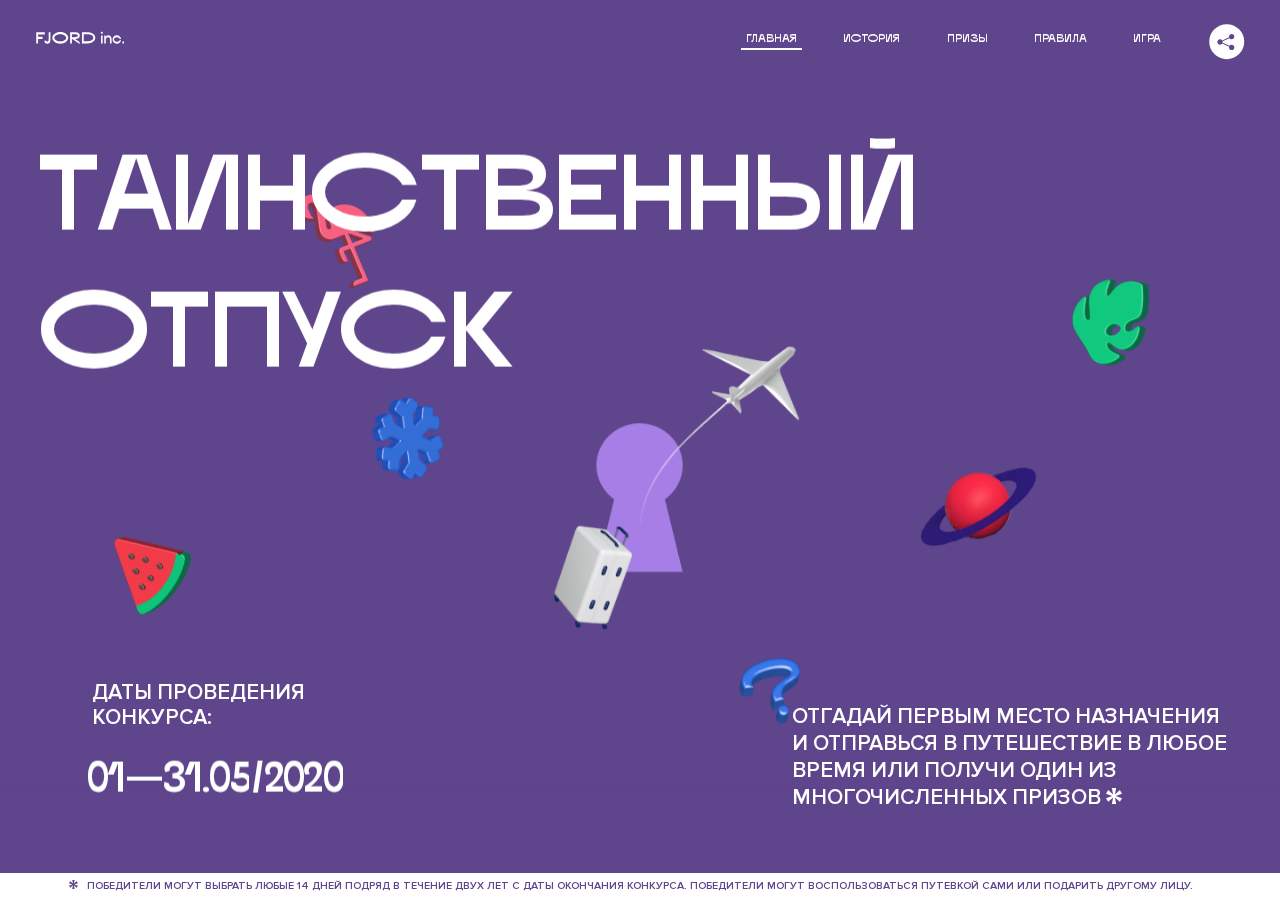
<file: 9/index.html>
<!DOCTYPE html>
<html lang="ru">
<head>
  <meta charset="UTF-8">
  <meta name="description" content="">
  <meta name="viewport" content="width=device-width, initial-scale=1.0">
  <meta http-equiv="X-UA-Compatible" content="ie=edge">
  <title>Mysterious Vacation</title>
<link href="css/style.min.css" rel="stylesheet">  <base href="https://htmlacademy-animation.github.io/1744451-magic-vacation-1/9/">
</head>
<body>

  <header class="page-header js-header">
    <div class="page-header__wrapper">
      <a href="#" class="page-header__logo" aria-label="Перейти на страницу FJORD.Inc">
        <svg width="100" height="15" viewBox="0 0 100 15" fill="none" xmlns="http://www.w3.org/2000/svg">
          <path d="M0.26 1.4V14H2.276V8.906H7.334V6.44H2.276V3.848H9.872V1.4H0.26ZM12.733 14.36C15.127 14.36 16.243 12.65 16.243 9.5V1.4H14.263V8.96C14.263 11.21 13.723 11.876 12.733 11.876C11.833 11.876 11.473 11.3 11.347 10.58L9.36702 10.94C9.63702 13.046 10.663 14.36 12.733 14.36ZM18.3918 7.7C18.3918 11.372 22.3878 14.36 27.3198 14.36C32.2518 14.36 36.2478 11.372 36.2478 7.7C36.2478 4.028 32.2518 1.04 27.3198 1.04C22.3878 1.04 18.3918 4.028 18.3918 7.7ZM20.6058 7.7C20.6058 5.378 23.6118 3.524 27.3198 3.524C30.9918 3.524 33.9798 5.378 33.9798 7.7C33.9798 10.004 30.9918 11.858 27.3198 11.858C23.6118 11.858 20.6058 10.004 20.6058 7.7ZM40.403 14V8.906H40.799L49.079 14.702V12.38L44.039 8.906H44.201C47.999 8.906 49.277 7.304 49.277 5.162C49.277 3.092 47.999 1.4 44.201 1.4H38.387V14H40.403ZM43.535 3.722C45.785 3.722 47.045 4.136 47.045 5.432C47.045 6.764 45.785 7.034 43.535 7.034H40.403V3.722H43.535ZM51.6936 1.382V14H57.8676C62.7456 14 66.7236 11.534 66.7236 7.7C66.7236 3.848 62.7456 1.382 57.8676 1.382H51.6936ZM53.7096 11.624V3.722H57.5436C61.5396 3.722 64.4916 5.018 64.4916 7.7C64.4916 10.238 61.5396 11.624 57.5436 11.624H53.7096ZM73.1832 14.018H74.9832V5H73.1832V14.018ZM72.9132 1.976C72.9132 2.57 73.3992 3.092 74.0832 3.092C74.7492 3.092 75.2352 2.57 75.2352 1.976C75.2352 1.382 74.7672 0.805999 74.0832 0.805999C73.3812 0.805999 72.9132 1.382 72.9132 1.976ZM76.7867 14H78.5687V9.104C78.7487 8.006 79.5947 6.962 81.0887 6.962C82.1147 6.962 83.2667 7.448 83.2667 9.554V14H85.0487V9.014C85.0487 6.152 83.2307 4.73 81.3587 4.73C79.9187 4.73 79.0727 5.558 78.5687 6.854V5H76.7867V14ZM90.9898 14.27C93.5098 14.27 95.3818 12.506 95.7238 10.328H94.0498C93.7258 11.3 92.6998 12.02 90.9898 12.02C88.8478 12.02 87.7678 10.922 87.7678 9.59C87.7678 8.24 88.8478 6.962 90.9898 6.962C92.7538 6.962 93.7978 7.844 94.0858 8.924H95.7418C95.4358 6.71 93.6178 4.73 90.9898 4.73C88.0918 4.73 86.1298 7.124 86.1298 9.59C86.1298 12.074 88.1278 14.27 90.9898 14.27ZM97.0693 12.938C97.0693 13.658 97.5553 14.144 98.2753 14.144C98.9953 14.144 99.4813 13.658 99.4813 12.938C99.4813 12.2 98.9953 11.714 98.2753 11.714C97.5553 11.714 97.0693 12.2 97.0693 12.938Z" fill="currentColor"></path>
        </svg>
      </a>
      <button class="page-header__toggler js-menu-toggler" type="button" aria-label="Управление мобильным меню"><span>Меню</span></button>
      <nav class="page-header__nav">
        <div class="page-header__menu js-menu" id="menu">
          <ul>
            <li>
              <a class="js-menu-link active" href="#top" data-href="top">главная</a>
            </li>
            <li>
              <a class="js-menu-link" href="#story" data-href="story">история</a>
            </li>
            <li>
              <a class="js-menu-link" href="#prizes" data-href="prizes">призы</a>
            </li>
            <li>
              <a class="js-menu-link" href="#rules" data-href="rules">правила</a>
            </li>
            <li>
              <a class="js-menu-link" href="#game" data-href="game">игра</a>
            </li>
          </ul>
        </div>
        <div class="page-header__social">
          <div class="social-block js-social-block">
            <button class="social-block__toggler" aria-label="Управлять блоком с социальными кнопками">
              <svg width="26" height="22" viewBox="0 0 27 22" fill="none" xmlns="http://www.w3.org/2000/svg">
                <path d="M19.6721 7.43664C21.6273 7.43664 23.213 5.85095 23.213 3.89566C23.213 1.94037 21.6273 0.354675 19.6721 0.354675C17.7168 0.354675 16.1311 1.94037 16.1311 3.89566C16.1311 4.19968 16.1728 4.49178 16.2458 4.77345L7.21751 8.95527C6.57519 8.05214 5.52303 7.46049 4.33078 7.46049C2.37549 7.46049 0.789795 9.04618 0.789795 11.0015C0.789795 12.9568 2.37549 14.5425 4.33078 14.5425C5.52303 14.5425 6.57668 13.9508 7.21751 13.0477L16.2458 17.2295C16.1743 17.5112 16.1311 17.8033 16.1311 18.1073C16.1311 20.0626 17.7168 21.6483 19.6721 21.6483C21.6273 21.6483 23.213 20.0626 23.213 18.1073C23.213 16.152 21.6273 14.5663 19.6721 14.5663C18.4798 14.5663 17.4262 15.158 16.7853 16.0611L7.75701 11.8793C7.82854 11.5976 7.87176 11.3055 7.87176 11.0015C7.87176 10.6974 7.83003 10.4053 7.75701 10.1237L16.7853 5.94186C17.4262 6.84499 18.4783 7.43664 19.6721 7.43664Z" fill="currentColor"></path>
              </svg>
            </button>
            <ul class="social-block__list">
              <li>
                <a class="social-block__link social-block__link--fb" href="#" aria-label="Мы на Facebook">
                  <svg width="8" height="17" viewBox="0 0 8 17" fill="none" xmlns="http://www.w3.org/2000/svg">
                    <path d="M4.24646 16.9899H1.09275L1.05793 8.49828H0V5.30707H1.05793V3.81124C1.05793 1.42084 2.57654 0 5.21735 0H7.41758V3.18585H5.30841C4.28262 3.18585 4.2478 3.48582 4.2478 4.24914V5.30707H7.42964L7.16716 8.49828H4.2478V16.9899H4.24646Z" fill="currentColor"></path>
                  </svg>
                </a>
              </li>
              <li>
                <a class="social-block__link social-block__link--insta" href="#" aria-label="Мы в Instagram">
                  <svg width="15" height="15" viewBox="0 0 15 15" fill="none" xmlns="http://www.w3.org/2000/svg">
                    <path d="M11.0197 0H4.19806C2.14246 0 0.471191 1.66993 0.471191 3.72285V10.5499C0.471191 12.6082 2.14112 14.2727 4.19806 14.2727H11.0197C13.0753 14.2727 14.7466 12.6082 14.7466 10.5499V3.72285C14.7466 1.67127 13.0753 0 11.0197 0ZM11.0197 12.4849H4.19806C3.13076 12.4849 2.26432 11.6158 2.26432 10.5512V3.72419C2.26432 2.65956 3.13076 1.79715 4.19806 1.79715H11.0197C12.087 1.79715 12.9535 2.6609 12.9535 3.72419V10.5512C12.9535 11.6145 12.087 12.4849 11.0197 12.4849Z" fill="currentColor"></path>
                    <path d="M7.60887 3.11084C5.38989 3.11084 3.58203 4.9187 3.58203 7.14036C3.58203 9.35532 5.38989 11.1645 7.60887 11.1645C9.83053 11.1645 11.6357 9.35666 11.6357 7.14036C11.6357 4.9187 9.83053 3.11084 7.60887 3.11084ZM7.60887 9.36871C6.37551 9.36871 5.37784 8.37372 5.37784 7.14036C5.37784 5.90699 6.37551 4.90665 7.60887 4.90665C8.83822 4.90665 9.84259 5.90833 9.84259 7.14036C9.84392 8.37238 8.83822 9.36871 7.60887 9.36871Z" fill="currentColor"></path>
                    <path d="M11.3573 2.35962C10.8256 2.35962 10.3931 2.79752 10.3931 3.32381C10.3931 3.85546 10.8256 4.29336 11.3573 4.29336C11.8862 4.29336 12.3215 3.85546 12.3215 3.32381C12.3215 2.79752 11.8862 2.35962 11.3573 2.35962Z" fill="currentColor"></path>
                  </svg>
                </a>
              </li>
              <li>
                <a class="social-block__link social-block__link--vk" href="#" aria-label="Мы ВКонтакте">
                  <svg width="17" height="10" viewBox="0 0 17 10" fill="none" xmlns="http://www.w3.org/2000/svg">
                    <path d="M14.1234 4.9002C14.1234 4.9002 16.3623 1.72708 16.5866 0.680242C16.6595 0.312285 16.4947 0.103188 16.1069 0.103188C16.1069 0.103188 14.8193 0.103188 14.168 0.103188C13.7235 0.103188 13.5587 0.293278 13.4235 0.579768C13.4235 0.579768 12.3724 2.82553 11.0969 4.24712C10.6861 4.70333 10.4781 4.84318 10.2511 4.84318C10.0646 4.84318 9.98625 4.6911 9.98625 4.27834V0.649016C9.98625 0.147997 9.92545 0.00135496 9.5066 0.00135496H6.39628C6.15578 0.00135496 6.0085 0.134417 6.0085 0.324506C6.0085 0.801084 6.73406 0.908351 6.73406 2.20231V4.87305C6.73406 5.40529 6.70569 5.61575 6.45303 5.61575C5.78016 5.61575 4.19528 3.30618 3.30623 0.678887C3.12923 0.145282 2.93737 0 2.43475 0H0.486409C0.205373 0 0 0.190085 0 0.476576C0 0.991172 0.60666 3.40801 2.99277 6.64358C4.59927 8.8201 6.70569 10 8.60269 10C9.76196 10 10.0416 9.80312 10.0416 9.31432V7.63883C10.0416 7.22607 10.2065 7.04956 10.4429 7.04956C10.7078 7.04956 11.1847 7.13238 12.2805 8.22268C13.5843 9.47862 13.6762 10 14.3896 10H16.5676C16.7919 10 17 9.89273 17 9.52342C17 9.02919 16.3623 8.15343 15.384 7.10659C14.9801 6.56755 14.3302 5.98914 14.1248 5.72301C13.8275 5.40801 13.9154 5.23014 14.1234 4.9002Z" fill="currentColor"></path>
                  </svg>
                </a>
              </li>
            </ul>
          </div>
        </div>
      </nav>
    </div>
  </header>

  <main class="page-content">

    <section class="animation-screen"></section>

    <section class="screen screen--hidden screen--intro js-scrollspy" id="top">
      <div class="screen__wrapper">
        <div class="intro">
          <h1 class="intro__title">Таинственный отпуск</h1>
          <div class="intro__content">
            <div class="intro__info">
              <p class="intro__label">Даты проведения конкурса:</p>
              <p class="intro__date">01 — 31.05 / 2020</p>
            </div>
            <div class="intro__message">
              <p>
                Отгадай первым место назначения и&nbsp;отправься в&nbsp;путешествие в&nbsp;любое время или получи один из многочисленных призов
                <svg width="16" height="16" viewBox="0 0 10 10" fill="none" xmlns="http://www.w3.org/2000/svg">
                  <path d="M0 6.35337L3.90271 4.99012L0 3.64663L1.34615 1.32374L4.44287 4.01073L3.67364 0H6.34615L5.57692 4.01073L8.65385 1.32374L10 3.64663L6.13405 4.99012L10 6.35337L8.65385 8.65651L5.57692 5.98927L6.34615 10H3.67364L4.44287 5.96952L1.34615 8.65651L0 6.35337Z" fill="currentColor"></path>
                </svg>
              </p>
            </div>
          </div>
        </div>
      </div>
      <div class="screen__footer js-footer">
        <button class="screen__footer-enlarge js-footer-toggler" type="button" aria-label="Показать сообщение">
          <svg width="10" height="10" viewBox="0 0 10 10" fill="none" xmlns="http://www.w3.org/2000/svg">
            <path d="M0 6.35337L3.90271 4.99012L0 3.64663L1.34615 1.32374L4.44287 4.01073L3.67364 0H6.34615L5.57692 4.01073L8.65385 1.32374L10 3.64663L6.13405 4.99012L10 6.35337L8.65385 8.65651L5.57692 5.98927L6.34615 10H3.67364L4.44287 5.96952L1.34615 8.65651L0 6.35337Z" fill="currentColor"></path>
          </svg>
        </button>
        <button class="screen__footer-collapse js-footer-toggler" type="button" aria-label="Скрыть сообщение">
          <svg width="13" height="13" viewBox="0 0 13 13" fill="none" xmlns="http://www.w3.org/2000/svg">
            <line x1="12.3536" y1="0.353553" x2="0.738349" y2="11.9688" stroke="currentColor"></line>
            <line x1="0.738319" y1="0.539925" x2="12.3535" y2="12.1551" stroke="currentColor"></line>
          </svg>
        </button>
        <div class="screen__footer-wrapper">
          <div class="screen__footer-announce">
            <p class="screen__footer-label">Даты проведения конкурса:</p>
            <p class="screen__footer-date">01 — 31.05 / 2020</p>
          </div>
          <div class="screen__footer-note">
            <p>
              <svg width="10" height="10" viewBox="0 0 10 10" fill="none" xmlns="http://www.w3.org/2000/svg">
                <path d="M0 6.35337L3.90271 4.99012L0 3.64663L1.34615 1.32374L4.44287 4.01073L3.67364 0H6.34615L5.57692 4.01073L8.65385 1.32374L10 3.64663L6.13405 4.99012L10 6.35337L8.65385 8.65651L5.57692 5.98927L6.34615 10H3.67364L4.44287 5.96952L1.34615 8.65651L0 6.35337Z" fill="currentColor"></path>
              </svg>
              <span>Победители могут выбрать любые 14 дней подряд в&nbsp;течение двух лет с&nbsp;даты окончания конкурса. Победители могут воспользоваться путевкой сами или подарить другому лицу.</span>
            </p>
          </div>
        </div>
      </div>
    </section>

    <section class="screen screen--hidden screen--story js-scrollspy" id="story">

      <div class="slider swiper-container js-slider">

        <div class="swiper-wrapper">

          <div class="slider__item swiper-slide">
            <h2 class="slider__item-title">История</h2>
            <p class="slider__item-text">Джеймс Таргет был основателем компании &laquo;Fjord Inc.&raquo;. С&nbsp;1965 года &laquo;Fjord Inc.&raquo; прославилась надёжными и&nbsp;удобными чемоданами и&nbsp;аксессуарами для туристов.</p>
          </div>

          <div class="slider__item swiper-slide">
            <p class="slider__item-text">Когда Джеймсу было 7&nbsp;лет, в&nbsp;их&nbsp;доме гостил дядюшка и&nbsp;развлекал детей рассказами о&nbsp;своей поездке в&nbsp;место, показавшееся малышу Таргету невероятным. Тогда Джеймс решил, что однажды посетит его, но&nbsp;не&nbsp;будет рассказывать о&nbsp;мечте, пока не&nbsp;осуществит.</p>
          </div>

          <div class="slider__item swiper-slide">
            <p class="slider__item-text">Джеймс Таргет стал увлеченным путешественником. Он&nbsp;посетил 5&nbsp;континентов, 126&nbsp;стран.</p>
          </div>

          <div class="slider__item swiper-slide">
            <p class="slider__item-text">Он&nbsp;сплавлялся по&nbsp;Амазонке и&nbsp;погружался в&nbsp;пещеры Франции, медитировал в&nbsp;горах Тибета и&nbsp;пожимал руку вождя племени Акугауа.</p>
          </div>

          <div class="slider__item swiper-slide">
            <p class="slider__item-text">Из&nbsp;своих поездок Джеймс Таргет привозил идеи, как сделать свои чемоданы &laquo;Fjord Inc.&raquo; удобными и&nbsp;приспособленными к&nbsp;разным дорожным условиям.</p>
          </div>

          <div class="slider__item swiper-slide">
            <p class="slider__item-text">Всё это время Джеймс не&nbsp;оставлял идею поездки своей мечты. Однако, как только он&nbsp;брался за&nbsp;планирование, возникали препятствия, не&nbsp;позволяющие отправиться туда.</p>
          </div>

          <div class="slider__item swiper-slide">
            <p class="slider__item-text">В&nbsp;возрасте 67&nbsp;лет Джеймс Таргет попал под лавину и&nbsp;погиб. В&nbsp;своём завещании он&nbsp;поручил отправить в&nbsp;заветное путешествие трёх смельчаков, единых с&nbsp;ним духом.</p>
          </div>

          <div class="slider__item swiper-slide">
            <p class="slider__item-text">Тех, кто сможет узнать таинственное место, задавая вопросы специально обученному ИИ&nbsp;&laquo;Соне&raquo;, ждет фантастическое путешествие.</p>
          </div>
        </div>
        <div class="slider__controls">
          <button class="slider__control slider__control--prev js-control-prev" type="button" aria-label="Показать предыдущую историю">
            <svg width="12" height="22" viewBox="0 0 12 22" fill="none" xmlns="http://www.w3.org/2000/svg">
              <path d="M11 1L1 11L11 21" stroke="currentColor" stroke-width="2" stroke-linejoin="round"></path>
            </svg>
          </button>
          <button class="slider__control slider__control--next js-control-next" type="button" aria-label="Показать следующую историю">
            <svg width="12" height="22" viewBox="0 0 12 22" fill="none" xmlns="http://www.w3.org/2000/svg">
              <path d="M1 1L11 11L1 21" stroke="currentColor" stroke-width="2" stroke-linejoin="round"></path>
            </svg>
          </button>
        </div>
        <div class="slider__pagination swiper-pagination"></div>
      </div>
      <section class="overlay"></section>
    </section>

    <section class="screen screen--hidden screen--prizes js-scrollspy" id="prizes">
      <div class="screen__wrapper">
        <div class="prizes">
          <h2 class="prizes__title">ПРизы</h2>
          <div class="prizes__lead">
            <p>Найди ответ и&nbsp;получи один из&nbsp;призов:</p>
          </div>
          <ul class="prizes__list">
            <li class="prizes__item prizes__item--journeys">
              <div class="prizes__icon">
                <picture>
                  <source srcset="img/prize1-mob.svg" media="(orientation: portrait)">
                  <img id="primary-award" src="" alt="">
                </picture>
              </div>
              <p class="prizes__desc">
                <b>3</b>
                <span>загадочных путешествия</span>
              </p>
            </li>
            <li class="prizes__item prizes__item--cases">
              <div class="prizes__icon">
                <picture>
                  <source srcset="img/prize2-mob.svg" media="(orientation: portrait)">
                  <img id="secondary-award" src="" alt="">
                </picture>
              </div>
              <p class="prizes__desc">
                <b>7</b>
                <span>надежных чемоданов</span>
              </p>
            </li>
            <li class="prizes__item prizes__item--codes">
              <div class="prizes__icon">
                <picture>
                  <source srcset="img/prize3-mob.svg" media="(orientation: portrait)">
                  <img id="additional-award" src="" alt="">
                </picture>
              </div>
              <p class="prizes__desc">
                <b>900</b>
                <span>
                  промокодов на&nbsp;скидку 15%
                  <svg width="10" height="10" viewBox="0 0 10 10" fill="none" xmlns="http://www.w3.org/2000/svg">
                    <path d="M0 6.35337L3.90271 4.99012L0 3.64663L1.34615 1.32374L4.44287 4.01073L3.67364 0H6.34615L5.57692 4.01073L8.65385 1.32374L10 3.64663L6.13405 4.99012L10 6.35337L8.65385 8.65651L5.57692 5.98927L6.34615 10H3.67364L4.44287 5.96952L1.34615 8.65651L0 6.35337Z" fill="currentColor"></path>
                  </svg>
                </span>
              </p>
            </li>
          </ul>
        </div>
      </div>
      <div class="screen__footer js-footer">
        <button class="screen__footer-enlarge js-footer-toggler" type="button" aria-label="Показать сообщение">
          <svg width="10" height="10" viewBox="0 0 10 10" fill="none" xmlns="http://www.w3.org/2000/svg">
            <path d="M0 6.35337L3.90271 4.99012L0 3.64663L1.34615 1.32374L4.44287 4.01073L3.67364 0H6.34615L5.57692 4.01073L8.65385 1.32374L10 3.64663L6.13405 4.99012L10 6.35337L8.65385 8.65651L5.57692 5.98927L6.34615 10H3.67364L4.44287 5.96952L1.34615 8.65651L0 6.35337Z" fill="currentColor"></path>
          </svg>
        </button>
        <button class="screen__footer-collapse js-footer-toggler" type="button" aria-label="Скрыть сообщение">
          <svg width="13" height="13" viewBox="0 0 13 13" fill="none" xmlns="http://www.w3.org/2000/svg">
            <line x1="12.3536" y1="0.353553" x2="0.738349" y2="11.9688" stroke="currentColor"></line>
            <line x1="0.738319" y1="0.539925" x2="12.3535" y2="12.1551" stroke="currentColor"></line>
          </svg>
        </button>
        <div class="screen__footer-wrapper">
          <div class="screen__footer-announce">
            <p class="screen__footer-label">Даты проведения конкурса:</p>
            <p class="screen__footer-date">01 — 31.05 / 2020</p>
          </div>
          <div class="screen__footer-note">
            <p>
              <svg width="10" height="10" viewBox="0 0 10 10" fill="none" xmlns="http://www.w3.org/2000/svg">
                <path d="M0 6.35337L3.90271 4.99012L0 3.64663L1.34615 1.32374L4.44287 4.01073L3.67364 0H6.34615L5.57692 4.01073L8.65385 1.32374L10 3.64663L6.13405 4.99012L10 6.35337L8.65385 8.65651L5.57692 5.98927L6.34615 10H3.67364L4.44287 5.96952L1.34615 8.65651L0 6.35337Z" fill="currentColor"></path>
              </svg>
              <span>Скидка&nbsp;15% на&nbsp;единоразовое приобретение путёвки с&nbsp;1&nbsp;июня 2020 по&nbsp;31&nbsp;мая 2022&nbsp;года. Суммируется с&nbsp;другими акциями</span>
            </p>
          </div>
        </div>
      </div>
    </section>

    <section class="screen screen--hidden screen--rules js-scrollspy" id="rules">
      <div class="screen__wrapper">
        <div class="rules">
          <h2 class="rules__title">Правила</h2>
          <div class="rules__lead">
            <p>Для того чтобы получить наследство Джеймса Таргета, тебе нужно выведать у&nbsp;&laquo;Сони&raquo;, куда предстоит отправиться тебе в&nbsp;случае победы</p>
          </div>
          <ol class="rules__list">
            <li class="rules__item">
              <p>Тебе отводится <br>5&nbsp;минут</p>
            </li>
            <li class="rules__item">
              <p>Задавай любые вопросы в&nbsp;текстовом поле</p>
            </li>
            <li class="rules__item">
              <p>Нажимай кнопку &laquo;Узнать&raquo;, чтобы получить ответ</p>
            </li>
            <li class="rules__item">
              <p>&laquo;Соня&raquo; может отвечать только&nbsp;Да или Нет</p>
            </li>
          </ol>
          <a href="#game" class="rules__link btn">Погнали!</a>
        </div>
      </div>
      <div class="screen__disclaimer">
        <div class="disclaimer">
          <ul>
            <li>
              <a href="#">Правовая информация</a>
            </li>
            <li>
              <a href="#">Подробные правила</a>
            </li>
          </ul>
        </div>
      </div>
    </section>

    <section class="screen screen--hidden screen--game js-scrollspy" id="game">
      <div class="screen__wrapper">
        <div class="game">
          <div class="game__header">
            <h2 class="game__title">Игра</h2>
            <div class="game__counter">
              <span>05</span>:<span>00</span>
            </div>
          </div>
          <div class="game__body">
            <div class="chat">
              <div class="chat__body js-chat">
                <ul class="chat__list" id="messages"></ul>
              </div>
              <div class="chat__footer">
                <form action="#" method="post" class="form" id="message-form">
                  <label for="message-field" class="visually-hidden">Поле для ввода вопроса</label>
                  <input type="text" class="form__field" id="message-field">
                  <button class="form__button btn">
                    Узнать
                    <svg width="18" height="19" viewBox="0 0 18 19" fill="none" xmlns="http://www.w3.org/2000/svg">
                      <path stroke="currentColor" stroke-width="2" d="M9 19V1"></path>
                      <path d="M1 9l8-8 8 8" stroke="currentColor" stroke-width="2" stroke-linejoin="round"></path>
                    </svg>
                  </button>
                </form>
              </div>
            </div>
          </div>
          <!-- временные кнопки для показа результата -->
          <div class="game__buttons">
            <button class="game__button btn js-show-result" type="button" data-target="result">Положительный результат</button>
            <button class="game__button btn js-show-result" type="button" data-target="result2">Положительный результат - 2</button>
            <button class="game__button btn js-show-result" type="button" data-target="result3">Отрицательный результат</button>
          </div>
        </div>
      </div>
    </section>

    <section class="screen screen--hidden screen--result" id="result">
      <div class="screen__wrapper">
        <div class="result result--trip">
          <div class="result__image">
            <picture>
              <source srcset="img/result1-mob.png 1x, img/result1-mob@2x.png 2x" media="(max-width: 768px) and (orientation: portrait)">
              <img src="img/result1.png" srcset="img/result1@2x.png 2x" alt="">
            </picture>
          </div>
          <h2 class="result__title">
            <span class="visually-hidden">ПОбеда!</span>
            <svg xmlns="http://www.w3.org/2000/svg" viewBox="0 0 568.85 109.24">
              <path d="M16,24.44V92H2.6V8H75V92H61.52V24.44H16Z" transform="translate(-2.1 -1.5)" fill="none" stroke="currentColor"></path>
              <path d="M148.76,5.6c32.88,0,59.52,19.92,59.52,44.4s-26.64,44.4-59.52,44.4S89.24,74.48,89.24,50,115.88,5.6,148.76,5.6Zm0,72.12c24.48,0,44.4-12.36,44.4-27.72s-19.92-27.84-44.4-27.84C124,22.16,104,34.52,104,50S124,77.72,148.76,77.72Z" transform="translate(-2.1 -1.5)" fill="none" stroke="currentColor"></path>
              <path d="M287.36,8V24.44H236v14.4h25.32c25.44,0,34,11.16,34,26.52,0,15.6-8.52,26.64-34,26.64H222.56V8h64.8ZM256.88,76.52c15.12,0,23.52-2,23.52-11.52S272,54.44,256.88,54.44H236V76.52h20.88Z" transform="translate(-2.1 -1.5)" fill="none" stroke="currentColor"></path>
              <path d="M371.47,8V24.44H320.84V41.6h33.6V58h-33.6V75.56h50.64V92H307.4V8h64.08Z" transform="translate(-2.1 -1.5)" fill="none" stroke="currentColor"></path>
              <path d="M382.39,110.24V75.56h7.44c4.56-4.68,7.8-18.36,8.76-56L399,8h48.6V75.56h10v34.68H442.87V92H397v18.24H382.39Zm51.72-34.68V24.44H411.55v3.12c-0.48,22.44-3.24,37.68-7.2,48h29.76Z" transform="translate(-2.1 -1.5)" fill="none" stroke="currentColor"></path>
              <path d="M463.75,92l28-84h27.12l28.08,84H533.47l-7.8-23.52h-37.8L480.07,92H463.75Zm56.64-40L507,11.84,493.51,52h26.88Z" transform="translate(-2.1 -1.5)" fill="none" stroke="currentColor"></path>
              <path d="M554.12,70.4L555.55,2H569l1.44,68.4H554.12Zm8.28,6.36c4.8,0,8,3.24,8,8.16a8,8,0,1,1-16.08,0C554.35,80,557.59,76.76,562.39,76.76Z" transform="translate(-2.1 -1.5)" fill="none" stroke="currentColor"></path>
            </svg>
          </h2>
          <div class="result__text">
            <p>ты&nbsp;отправляешься в&nbsp;Арктику!</p>
          </div>
          <div class="result__form">
            <form action="#" method="post" class="form form--result">
              <label for="email-field" class="form__label">зарегистрируй результат</label>
              <input type="email" class="form__field" id="email-field" placeholder="e-mail для регистации результата и получения приза" required="">
              <button class="form__button btn">
                отправить
                <svg width="18" height="19" viewBox="0 0 18 19" fill="none" xmlns="http://www.w3.org/2000/svg">
                  <path stroke="currentColor" stroke-width="2" d="M9 19V1"></path>
                  <path d="M1 9l8-8 8 8" stroke="currentColor" stroke-width="2" stroke-linejoin="round"></path>
                </svg>
              </button>
            </form>
          </div>
        </div>
      </div>
    </section>

    <section class="screen screen--hidden screen--result" id="result2">
      <div class="screen__wrapper">
        <div class="result result--prize">
          <div class="result__image">
            <img class="leaf-blue-1" src="img/leaf_blue_1.png" alt="">
            <img class="leaf-blue-2" src="img/leaf_blue_2.png" alt="">
            <img class="leaf-green" src="img/leaf_green.png" alt="">
            <img class="suitcase" src="img/suitcase.png" alt="">
            <img class="flamingo" src="img/flamingo.png" alt="">
          </div>
          <h2 class="result__title">
            <span class="visually-hidden">ПОбеда!</span>
            <svg xmlns="http://www.w3.org/2000/svg" viewBox="0 0 568.85 109.24">
              <path d="M16,24.44V92H2.6V8H75V92H61.52V24.44H16Z" transform="translate(-2.1 -1.5)" fill="none" stroke="currentColor"></path>
              <path d="M148.76,5.6c32.88,0,59.52,19.92,59.52,44.4s-26.64,44.4-59.52,44.4S89.24,74.48,89.24,50,115.88,5.6,148.76,5.6Zm0,72.12c24.48,0,44.4-12.36,44.4-27.72s-19.92-27.84-44.4-27.84C124,22.16,104,34.52,104,50S124,77.72,148.76,77.72Z" transform="translate(-2.1 -1.5)" fill="none" stroke="currentColor"></path>
              <path d="M287.36,8V24.44H236v14.4h25.32c25.44,0,34,11.16,34,26.52,0,15.6-8.52,26.64-34,26.64H222.56V8h64.8ZM256.88,76.52c15.12,0,23.52-2,23.52-11.52S272,54.44,256.88,54.44H236V76.52h20.88Z" transform="translate(-2.1 -1.5)" fill="none" stroke="currentColor"></path>
              <path d="M371.47,8V24.44H320.84V41.6h33.6V58h-33.6V75.56h50.64V92H307.4V8h64.08Z" transform="translate(-2.1 -1.5)" fill="none" stroke="currentColor"></path>
              <path d="M382.39,110.24V75.56h7.44c4.56-4.68,7.8-18.36,8.76-56L399,8h48.6V75.56h10v34.68H442.87V92H397v18.24H382.39Zm51.72-34.68V24.44H411.55v3.12c-0.48,22.44-3.24,37.68-7.2,48h29.76Z" transform="translate(-2.1 -1.5)" fill="none" stroke="currentColor"></path>
              <path d="M463.75,92l28-84h27.12l28.08,84H533.47l-7.8-23.52h-37.8L480.07,92H463.75Zm56.64-40L507,11.84,493.51,52h26.88Z" transform="translate(-2.1 -1.5)" fill="none" stroke="currentColor"></path>
              <path d="M554.12,70.4L555.55,2H569l1.44,68.4H554.12Zm8.28,6.36c4.8,0,8,3.24,8,8.16a8,8,0,1,1-16.08,0C554.35,80,557.59,76.76,562.39,76.76Z" transform="translate(-2.1 -1.5)" fill="none" stroke="currentColor"></path>
            </svg>
          </h2>
          <div class="result__text">
            <p>чемодан &laquo;Fjord&nbsp;Inc.&raquo;&nbsp;твой</p>
          </div>
          <div class="result__form">
            <form action="#" method="post" class="form form--result">
              <label for="email-field2" class="form__label">зарегистрируй результат</label>
              <input type="email" class="form__field" id="email-field2" placeholder="e-mail для регистации результата и получения приза" required="">
              <button class="form__button btn">
                отправить
                <svg width="18" height="19" viewBox="0 0 18 19" fill="none" xmlns="http://www.w3.org/2000/svg">
                  <path stroke="currentColor" stroke-width="2" d="M9 19V1"></path>
                  <path d="M1 9l8-8 8 8" stroke="currentColor" stroke-width="2" stroke-linejoin="round"></path>
                </svg>
              </button>
            </form>
          </div>
        </div>
      </div>
    </section>

    <section class="screen screen--hidden screen--result" id="result3">
      <div class="screen__wrapper">
        <div class="result result--negative">
          <div class="result__image">
            <picture>
              <source srcset="img/result3-mob.png 1x, img/result3-mob@2x.png 2x" media="(max-width: 768px) and (orientation: portrait)">
              <img src="img/result3.png" srcset="img/result3@2x.png 2x" alt="">
            </picture>
          </div>
          <h2 class="result__title">
            <span class="visually-hidden">Не угадал!</span>
            <svg xmlns="http://www.w3.org/2000/svg" viewBox="0 0 660.77 109.24">
              <path d="M2.66,92V8H16.1V42.2H53.3V8H66.74V92H53.3V58.64H16.1V92H2.66Z" transform="translate(-2.16 -1.5)" fill="none" stroke="currentColor"></path>
              <path d="M147.62,8V24.44H97V41.6h33.6V58H97V75.56h50.64V92H83.54V8h64.08Z" transform="translate(-2.16 -1.5)" fill="none" stroke="currentColor"></path>
              <path d="M199.22,8l20.52,42.36L235.34,8h16.44l-31,84H204.38l9.48-25.92L185.78,8h13.44Z" transform="translate(-2.16 -1.5)" fill="none" stroke="currentColor"></path>
              <path d="M273.74,24.44V92H260.3V8h50.16V24.44H273.74Z" transform="translate(-2.16 -1.5)" fill="none" stroke="currentColor"></path>
              <path d="M307.1,92l28-84h27.12l28.08,84H376.82L369,68.48h-37.8L323.42,92H307.1Zm56.64-40L350.3,11.84,336.86,52h26.88Z" transform="translate(-2.16 -1.5)" fill="none" stroke="currentColor"></path>
              <path d="M396.38,110.24V75.56h7.44c4.56-4.68,7.8-18.36,8.76-56L412.94,8h48.6V75.56h10v34.68H456.86V92H411v18.24H396.38ZM448.1,75.56V24.44H425.54v3.12c-0.48,22.44-3.24,37.68-7.2,48H448.1Z" transform="translate(-2.16 -1.5)" fill="none" stroke="currentColor"></path>
              <path d="M477.74,92l28-84h27.12L560.9,92H547.46l-7.8-23.52h-37.8L494.06,92H477.74Zm56.64-40-13.44-40.2L507.5,52h26.88Z" transform="translate(-2.16 -1.5)" fill="none" stroke="currentColor"></path>
              <path d="M568.7,76.88a13.77,13.77,0,0,0,5,1c6.6,0,10.44-6.24,12-58.32L586.22,8h46.2V92H619V24.44H598.82l-0.12,3.12C597.14,81,589,94.4,573.74,94.4a28.55,28.55,0,0,1-6.72-.84Z" transform="translate(-2.16 -1.5)" fill="none" stroke="currentColor"></path>
              <path d="M646.1,70.4L647.54,2H661l1.44,68.4H646.1Zm8.28,6.36c4.8,0,8,3.24,8,8.16a8,8,0,0,1-16.08,0C646.34,80,649.58,76.76,654.38,76.76Z" transform="translate(-2.16 -1.5)" fill="none" stroke="currentColor"></path>
            </svg>
          </h2>
          <button class="result__button js-play" type="button">
            <span class="result__button--text">не сдавайся!</span>
            <span class="result__button--image">
              <svg width="27" height="22" viewBox="0 0 27 22" fill="none" xmlns="http://www.w3.org/2000/svg">
                <path d="M10.6899 1.47998C5.42992 1.47998 1.16992 5.73998 1.16992 11C1.16992 16.26 5.42992 20.52 10.6899 20.52C15.9499 20.52 20.2099 16.26 20.2099 11V7.13998" stroke="currentColor" stroke-width="2" stroke-miterlimit="10"></path>
                <path d="M15.1099 12.5099L20.1499 7.13989L25.3099 12.6299" stroke="currentColor" stroke-width="2" stroke-miterlimit="10" stroke-linejoin="round"></path>
              </svg>
            </span>
          </button>
        </div>
      </div>
    </section>
  </main>

<script src="js/script.js"></script></body>
</html>
</file>
